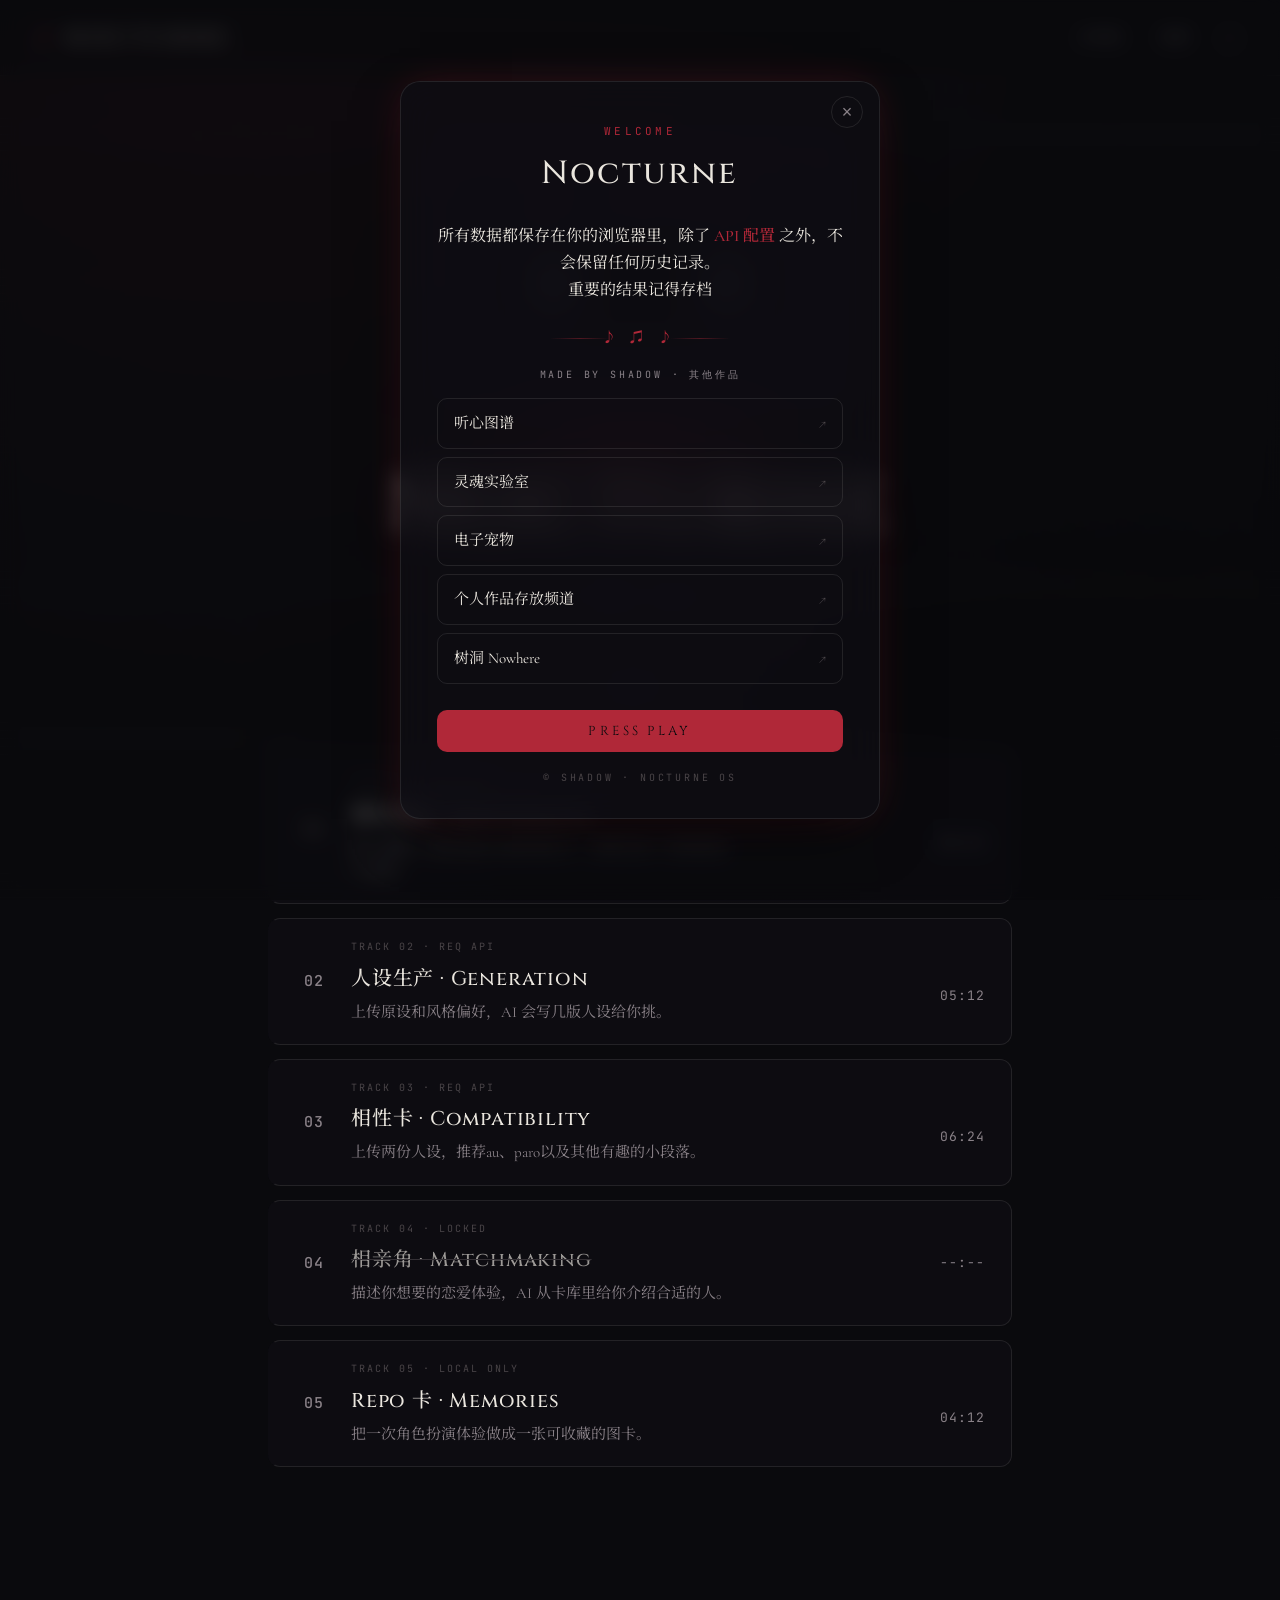
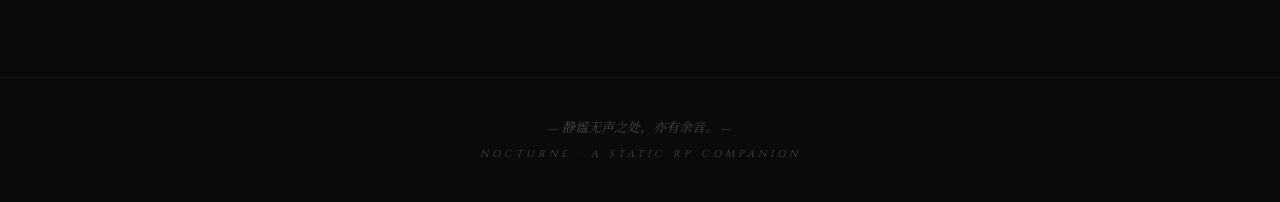
<file: index.html>
<!DOCTYPE html>
<html lang="zh-CN" data-theme="nocturne">
<head>
<meta charset="UTF-8">
<meta name="viewport" content="width=device-width, initial-scale=1.0">
<title>Nocturne · 夜曲</title>
<meta name="description" content="角色扮演辅助工具站，一切都在浏览器里进行。">
<link rel="preconnect" href="https://fonts.googleapis.com">
<link rel="preconnect" href="https://fonts.gstatic.com" crossorigin>
<link href="https://fonts.googleapis.com/css2?family=Cinzel:wght@400;500;600;700&family=Cormorant+Garamond:ital,wght@0,300;0,400;0,500;0,600;1,300;1,400&family=Noto+Serif+SC:wght@300;400;500;600&family=JetBrains+Mono:wght@400;500&display=swap" rel="stylesheet">
<link rel="stylesheet" href="assets/theme.css">
<link rel="stylesheet" href="assets/base.css">
<style>
  /* ============================================================
     index.html · 磁带主界面（仅本页作用域，不影响其他模块）
     ============================================================ */

  /* index 专属：磁带元件配色（跟随主题变量派生） */
  :root,
  :root[data-theme="nocturne"] {
    --home-cassette-body:   #131319;
    --home-cassette-label:  #0d0c12;
    --home-cassette-window: #050507;
    --home-cassette-reel:   #2a2830;
    --home-track-bg:        rgba(18, 16, 22, 0.55);
    --home-flashlight:      rgba(176, 40, 56, 0.14);
    --home-noise-blend:     overlay;
    --home-noise-opacity:   0.22;
  }
  :root[data-theme="aria"] {
    --home-cassette-body:   #e6e6e2;
    --home-cassette-label:  #f2f2ee;
    --home-cassette-window: #c8c8c4;
    --home-cassette-reel:   #9a9aa2;
    --home-track-bg:        rgba(255, 255, 255, 0.55);
    --home-flashlight:      rgba(107, 118, 132, 0.18);
    --home-noise-blend:     multiply;
    --home-noise-opacity:   0.08;
  }

  /* 全局噪点层，只在首页启用 */
  body.home::after {
    content: "";
    position: fixed; inset: 0;
    pointer-events: none; z-index: 4;
    opacity: var(--home-noise-opacity);
    mix-blend-mode: var(--home-noise-blend);
    background-image: url("data:image/svg+xml,%3Csvg viewBox='0 0 200 200' xmlns='http://www.w3.org/2000/svg'%3E%3Cfilter id='n'%3E%3CfeTurbulence type='fractalNoise' baseFrequency='0.85' numOctaves='3' stitchTiles='stitch'/%3E%3C/filter%3E%3Crect width='100%25' height='100%25' filter='url(%23n)'/%3E%3C/svg%3E");
  }

  /* ============ 磁带舞台 ============ */
  .home-stage {
    position: relative;
    display: flex;
    flex-direction: column;
    align-items: center;
    padding: 24px 0 48px;
  }

  .home-ambient {
    position: absolute;
    top: 45%; left: 50%;
    width: 460px; height: 320px;
    transform: translate(-50%, -50%);
    border-radius: 50%;
    background: radial-gradient(ellipse, var(--accent-glow) 0%, transparent 70%);
    animation: home-breathe 4.5s infinite alternate ease-in-out;
    z-index: 0;
    pointer-events: none;
  }
  @keyframes home-breathe {
    0%   { transform: translate(-50%, -50%) scale(0.9); opacity: 0.45; }
    100% { transform: translate(-50%, -50%) scale(1.1); opacity: 1; }
  }

  .home-cassette {
    position: relative;
    width: min(420px, 92vw);
    height: 260px;
    background: var(--home-cassette-body);
    border-radius: 18px;
    border: 1px solid var(--border);
    box-shadow:
      0 32px 64px -20px rgba(0, 0, 0, 0.65),
      inset 0 2px 0 rgba(255, 255, 255, 0.04),
      inset 0 -20px 40px rgba(0, 0, 0, 0.25);
    padding: 22px;
    z-index: 1;
  }

  .home-cassette-label {
    width: 100%; height: 100%;
    background: var(--home-cassette-label);
    border-radius: 10px;
    border: 1px solid var(--border-faint);
    display: flex;
    flex-direction: column;
    align-items: center;
    justify-content: center;
    position: relative;
    overflow: hidden;
  }

  .home-label-strip {
    position: absolute;
    top: 22px; left: 0; right: 0;
    text-align: center;
    border-top: 1px solid var(--border-faint);
    border-bottom: 1px solid var(--border-faint);
    padding: 5px 0;
    font-family: 'JetBrains Mono', 'SF Mono', monospace;
    font-size: 11px;
    letter-spacing: 0.25em;
    color: var(--accent);
    text-transform: uppercase;
  }

  .home-cassette-window {
    width: min(280px, 78%); height: 92px;
    background: var(--home-cassette-window);
    border-radius: 46px;
    border: 1px solid var(--border);
    display: flex;
    justify-content: space-between;
    align-items: center;
    padding: 0 22px;
    position: relative;
    box-shadow: inset 0 0 24px rgba(0, 0, 0, 0.7);
    margin-top: 10px;
  }

  .home-reel {
    width: 62px; height: 62px;
    border-radius: 50%;
    background: var(--home-cassette-reel);
    position: relative;
    display: flex; align-items: center; justify-content: center;
    animation: home-spin 5s linear infinite;
    box-shadow: inset 0 0 8px rgba(0, 0, 0, 0.4);
  }
  .home-reel::before {
    content: '';
    width: 18px; height: 18px;
    border-radius: 50%;
    background: var(--home-cassette-window);
    border: 2px solid var(--home-cassette-body);
  }
  .home-reel-holes {
    position: absolute;
    width: 46px; height: 46px;
    border-radius: 50%;
    border: 4px dashed var(--home-cassette-window);
  }
  @keyframes home-spin { to { transform: rotate(360deg); } }

  .home-tape-line {
    position: absolute;
    top: 50%; left: 52px; right: 52px;
    height: 3px;
    background: var(--accent);
    transform: translateY(-50%);
    z-index: -1;
    box-shadow: 0 0 6px var(--accent-glow);
  }

  .home-cassette-bottom {
    position: absolute;
    bottom: -1px;
    left: 50%; transform: translateX(-50%);
    width: 68%; height: 22px;
    background: var(--home-cassette-body);
    border: 1px solid var(--border);
    border-bottom: none;
    border-radius: 12px 12px 0 0;
    clip-path: polygon(10% 0, 90% 0, 100% 100%, 0% 100%);
  }

  .home-album-title {
    font-family: 'Cinzel', 'Noto Serif SC', serif;
    font-weight: 500;
    font-size: clamp(48px, 8vw, 84px);
    letter-spacing: 0.06em;
    margin: 28px 0 6px;
    color: var(--text);
    text-align: center;
    text-shadow: 0 0 40px var(--accent-glow);
  }
  .home-album-sub {
    font-family: 'Cormorant Garamond', 'Noto Serif SC', serif;
    font-style: italic;
    font-size: 18px;
    color: var(--text-dim);
    text-align: center;
    margin: 0 0 20px;
  }

  .home-api-status {
    text-align: center;
    font-family: 'JetBrains Mono', 'SF Mono', monospace;
    font-size: 12px;
    letter-spacing: 0.14em;
    color: var(--text-dim);
    margin: 0 0 56px;
  }
  .home-api-status.is-ok { color: var(--success); }
  .home-api-status a { color: var(--accent); }

  /* ============ 曲目表 ============ */
  .home-tracklist {
    max-width: 760px;
    margin: 0 auto;
    padding: 0 8px 40px;
    perspective: 1200px;
  }

  .home-tracklist:hover .home-track:not(:hover) {
    filter: blur(3px);
    opacity: 0.5;
    transform: scale(0.98);
  }

  .home-track {
    display: flex;
    justify-content: space-between;
    align-items: center;
    padding: 20px 26px;
    margin-bottom: 14px;
    background: var(--home-track-bg);
    border: 1px solid var(--border);
    border-left: 3px solid transparent;
    border-radius: 12px;
    text-decoration: none;
    color: var(--text);
    position: relative;
    overflow: hidden;
    transition: all 0.4s cubic-bezier(0.25, 1, 0.5, 1);
    backdrop-filter: blur(12px);
    -webkit-backdrop-filter: blur(12px);
  }

  .home-track::before {
    content: '';
    position: absolute;
    inset: 0;
    background: radial-gradient(circle 160px at var(--x, 50%) var(--y, 50%),
                var(--home-flashlight) 0%, transparent 100%);
    opacity: 0;
    transition: opacity 0.3s;
    pointer-events: none;
  }
  .home-track:hover::before { opacity: 1; }

  .home-track:hover {
    filter: blur(0);
    opacity: 1;
    transform: scale(1.03) translateZ(10px);
    border-color: var(--accent);
    border-left-color: var(--accent);
    box-shadow:
      0 24px 48px -18px rgba(0, 0, 0, 0.55),
      inset 8px 0 24px var(--accent-glow);
    z-index: 5;
  }

  .home-track > * { position: relative; z-index: 1; }

  .home-track-left { display: flex; gap: 20px; align-items: center; }

  .home-track-index {
    width: 34px;
    font-family: 'JetBrains Mono', 'SF Mono', monospace;
    font-size: 15px;
    font-weight: 500;
    color: var(--text-dim);
    text-align: center;
    letter-spacing: 0.05em;
  }
  .home-track:hover .home-track-index { color: var(--accent); }
  .home-track:hover .home-track-index .num { display: none; }
  .home-track:hover .home-track-index::before {
    content: '▶';
    color: var(--accent);
  }
  .home-track.is-locked:hover .home-track-index::before {
    content: '■';
    color: var(--text-faint);
  }

  .home-track-details { display: flex; flex-direction: column; gap: 6px; }

  .home-track-meta {
    font-family: 'JetBrains Mono', 'SF Mono', monospace;
    font-size: 10px;
    letter-spacing: 0.2em;
    color: var(--text-faint);
    text-transform: uppercase;
  }
  .home-track:hover .home-track-meta { color: var(--accent); }

  .home-track-title {
    font-family: 'Cinzel', 'Noto Serif SC', serif;
    font-weight: 500;
    font-size: 20px;
    letter-spacing: 0.04em;
    margin: 0;
    color: var(--text);
    transition: text-shadow 0.3s;
  }
  .home-track:hover .home-track-title {
    text-shadow: 0 0 12px var(--accent-glow);
  }

  .home-track-desc {
    font-family: 'Cormorant Garamond', 'Noto Serif SC', serif;
    font-size: 15px;
    line-height: 1.55;
    color: var(--text-dim);
    max-width: 380px;
    margin: 0;
  }

  .home-track-right {
    display: flex;
    flex-direction: column;
    align-items: flex-end;
    gap: 10px;
  }
  .home-track-time {
    font-family: 'JetBrains Mono', 'SF Mono', monospace;
    font-size: 13px;
    color: var(--text-dim);
    letter-spacing: 0.08em;
  }
  .home-track:hover .home-track-time { color: var(--accent); font-weight: 500; }

  .home-eq {
    display: flex;
    align-items: flex-end;
    gap: 3px;
    height: 18px;
    opacity: 0;
    transition: opacity 0.3s;
  }
  .home-track:hover .home-eq { opacity: 1; }
  .home-track.is-locked:hover .home-eq { opacity: 0; }

  .home-eq-bar {
    width: 3px;
    background: var(--accent);
    border-radius: 1px;
    animation: home-eq-bounce 0.9s infinite alternate ease-in-out;
  }
  .home-eq-bar:nth-child(1) { animation-delay: 0.05s; }
  .home-eq-bar:nth-child(2) { animation-delay: 0.35s; }
  .home-eq-bar:nth-child(3) { animation-delay: 0.15s; }
  .home-eq-bar:nth-child(4) { animation-delay: 0.45s; }
  .home-eq-bar:nth-child(5) { animation-delay: 0.25s; }
  @keyframes home-eq-bounce {
    from { height: 20%; }
    to   { height: 100%; }
  }

  .home-track.is-locked { cursor: default; }
  .home-track.is-locked .home-track-title {
    text-decoration: line-through;
    text-decoration-thickness: 1px;
    text-decoration-color: var(--text-faint);
    opacity: 0.65;
  }
  .home-track.is-locked:hover {
    border-color: var(--border);
    border-left-color: var(--text-faint);
    box-shadow: none;
    transform: none;
  }

  /* ============ 欢迎弹窗 ============ */
  .home-welcome {
    position: fixed;
    inset: 0;
    z-index: 200;
    display: flex;
    align-items: center;
    justify-content: center;
    padding: 24px;
    opacity: 0;
    pointer-events: none;
    transition: opacity 0.4s ease;
  }
  .home-welcome.is-open {
    opacity: 1;
    pointer-events: auto;
  }
  .home-welcome__backdrop {
    position: absolute;
    inset: 0;
    background: color-mix(in srgb, var(--bg) 65%, transparent);
    backdrop-filter: blur(10px);
    -webkit-backdrop-filter: blur(10px);
  }
  .home-welcome__card {
    position: relative;
    width: min(480px, 100%);
    padding: 40px 36px 32px;
    background: var(--glass-bg);
    border: 1px solid var(--border);
    border-radius: 20px;
    box-shadow: var(--shadow), var(--shadow-glow);
    backdrop-filter: blur(var(--glass-blur)) saturate(1.1);
    -webkit-backdrop-filter: blur(var(--glass-blur)) saturate(1.1);
    transform: translateY(20px) scale(0.96);
    transition: transform 0.4s cubic-bezier(0.25, 1, 0.5, 1);
  }
  .home-welcome.is-open .home-welcome__card {
    transform: translateY(0) scale(1);
  }

  .home-welcome__close {
    position: absolute;
    top: 14px; right: 16px;
    width: 32px; height: 32px;
    display: flex; align-items: center; justify-content: center;
    background: transparent;
    border: 1px solid var(--border);
    border-radius: 50%;
    color: var(--text-dim);
    font-size: 18px;
    line-height: 1;
    cursor: pointer;
    transition: all 0.2s;
  }
  .home-welcome__close:hover {
    color: var(--accent);
    border-color: var(--accent);
  }

  .home-welcome__eyebrow {
    font-family: 'JetBrains Mono', 'SF Mono', monospace;
    font-size: 11px;
    letter-spacing: 0.3em;
    color: var(--accent);
    text-transform: uppercase;
    margin: 0 0 8px;
    text-align: center;
  }
  .home-welcome__title {
    font-family: 'Cinzel', 'Noto Serif SC', serif;
    font-weight: 500;
    font-size: 32px;
    letter-spacing: 0.08em;
    text-align: center;
    color: var(--text);
    margin: 0 0 22px;
  }
  .home-welcome__body {
    font-family: 'Cormorant Garamond', 'Noto Serif SC', serif;
    font-size: 16px;
    line-height: 1.7;
    color: var(--text);
    margin: 0 0 20px;
    text-align: center;
  }
  .home-welcome__body strong {
    color: var(--accent);
    font-weight: 500;
  }

  .home-welcome__divider {
    text-align: center;
    color: var(--accent);
    font-size: 14px;
    letter-spacing: 0.4em;
    margin: 22px 0 18px;
    position: relative;
  }
  .home-welcome__divider::before,
  .home-welcome__divider::after {
    content: '';
    position: absolute;
    top: 50%;
    width: 60px;
    height: 1px;
    background: linear-gradient(to right, transparent, var(--border-strong), transparent);
  }
  .home-welcome__divider::before { left: calc(50% - 90px); }
  .home-welcome__divider::after  { right: calc(50% - 90px); }

  .home-welcome__section {
    font-family: 'JetBrains Mono', 'SF Mono', monospace;
    font-size: 10px;
    letter-spacing: 0.28em;
    color: var(--text-dim);
    text-transform: uppercase;
    text-align: center;
    margin: 0 0 14px;
  }
  .home-welcome__links {
    list-style: none;
    margin: 0 0 26px;
    padding: 0;
    display: flex;
    flex-direction: column;
    gap: 8px;
  }
  .home-welcome__links a {
    display: flex;
    justify-content: space-between;
    align-items: center;
    padding: 12px 16px;
    border: 1px solid var(--border);
    border-radius: 10px;
    color: var(--text);
    text-decoration: none;
    font-family: 'Cormorant Garamond', 'Noto Serif SC', serif;
    font-size: 15px;
    transition: all 0.25s;
  }
  .home-welcome__links a::after {
    content: '↗';
    color: var(--text-faint);
    font-size: 14px;
    transition: transform 0.25s, color 0.25s;
  }
  .home-welcome__links a:hover {
    border-color: var(--accent);
    color: var(--accent);
    background: var(--accent-soft);
  }
  .home-welcome__links a:hover::after {
    color: var(--accent);
    transform: translate(2px, -2px);
  }

  .home-welcome__ok {
    width: 100%;
    padding: 12px 20px;
    background: var(--accent);
    color: var(--bg);
    border: none;
    border-radius: 10px;
    font-family: 'Cinzel', 'Noto Serif SC', serif;
    font-size: 13px;
    letter-spacing: 0.24em;
    text-transform: uppercase;
    cursor: pointer;
    transition: all 0.25s;
  }
  .home-welcome__ok:hover {
    background: var(--accent-hover);
    box-shadow: 0 10px 28px -8px var(--accent-glow);
  }

  .home-welcome__made {
    text-align: center;
    font-family: 'JetBrains Mono', 'SF Mono', monospace;
    font-size: 10px;
    letter-spacing: 0.28em;
    color: var(--text-faint);
    text-transform: uppercase;
    margin: 18px 0 0;
  }

  /* ============ Responsive ============ */
  @media (max-width: 640px) {
    .home-cassette { height: 220px; padding: 16px; }
    .home-cassette-window { height: 76px; padding: 0 14px; }
    .home-reel { width: 52px; height: 52px; }
    .home-reel-holes { width: 40px; height: 40px; }
    .home-track { padding: 16px 18px; }
    .home-track-left { gap: 12px; }
    .home-track-desc { font-size: 13.5px; }
    .home-track-title { font-size: 17px; }
    .home-welcome__card { padding: 32px 22px 24px; }
    .home-welcome__title { font-size: 26px; }
  }
</style>
</head>
<body class="home">

<div data-include="assets/partials/header.html" data-base=""></div>

<main class="page">

  <!-- 磁带舞台 -->
  <section class="home-stage">
    <div class="home-ambient" aria-hidden="true"></div>

    <div class="home-cassette" aria-hidden="true">
      <div class="home-cassette-label">
        <div class="home-label-strip">Side A · Local Data Only</div>
        <div class="home-cassette-window">
          <div class="home-reel"><div class="home-reel-holes"></div></div>
          <div class="home-tape-line"></div>
          <div class="home-reel"><div class="home-reel-holes"></div></div>
        </div>
      </div>
      <div class="home-cassette-bottom"></div>
    </div>

    <h1 class="home-album-title">Nocturne</h1>
    <p class="home-album-sub">— A Roleplay Companion —</p>
  </section>

  <p id="apiStatus" class="home-api-status">读取配置中…</p>

  <!-- 曲目表 -->
  <section class="home-tracklist" aria-label="模块列表">

    <a class="home-track" href="modules/quiz/">
      <div class="home-track-left">
        <div class="home-track-index"><span class="num">01</span></div>
        <div class="home-track-details">
          <span class="home-track-meta">Track 01 · No API</span>
          <h3 class="home-track-title">趣味测试 · Personality</h3>
          <p class="home-track-desc">做几道题，帮你找到合适的角色卡，或者生成一份你的用户画像。</p>
        </div>
      </div>
      <div class="home-track-right">
        <div class="home-eq" aria-hidden="true">
          <div class="home-eq-bar"></div><div class="home-eq-bar"></div>
          <div class="home-eq-bar"></div><div class="home-eq-bar"></div>
          <div class="home-eq-bar"></div>
        </div>
        <span class="home-track-time">03:45</span>
      </div>
    </a>

    <a class="home-track" href="modules/persona/index.html">
      <div class="home-track-left">
        <div class="home-track-index"><span class="num">02</span></div>
        <div class="home-track-details">
          <span class="home-track-meta">Track 02 · Req API</span>
          <h3 class="home-track-title">人设生产 · Generation</h3>
          <p class="home-track-desc">上传原设和风格偏好，AI 会写几版人设给你挑。</p>
        </div>
      </div>
      <div class="home-track-right">
        <div class="home-eq" aria-hidden="true">
          <div class="home-eq-bar"></div><div class="home-eq-bar"></div>
          <div class="home-eq-bar"></div><div class="home-eq-bar"></div>
          <div class="home-eq-bar"></div>
        </div>
        <span class="home-track-time">05:12</span>
      </div>
    </a>

<a class="home-track" href="modules/affinity/index.html">
  <div class="home-track-left">
    <div class="home-track-index"><span class="num">03</span></div>
    <div class="home-track-details">
      <span class="home-track-meta">Track 03 · Req API</span>
      <h3 class="home-track-title">相性卡 · Compatibility</h3>
      <p class="home-track-desc">上传两份人设，推荐au、paro以及其他有趣的小段落。</p>
    </div>
  </div>
  <div class="home-track-right">
    <div class="home-eq" aria-hidden="true">
      <div class="home-eq-bar"></div><div class="home-eq-bar"></div>
      <div class="home-eq-bar"></div><div class="home-eq-bar"></div>
      <div class="home-eq-bar"></div>
    </div>
    <span class="home-track-time">06:24</span>
  </div>
</a>


    <div class="home-track is-locked" aria-disabled="true">
      <div class="home-track-left">
        <div class="home-track-index"><span class="num">04</span></div>
        <div class="home-track-details">
          <span class="home-track-meta">Track 04 · Locked</span>
          <h3 class="home-track-title">相亲角 · Matchmaking</h3>
          <p class="home-track-desc">描述你想要的恋爱体验，AI 从卡库里给你介绍合适的人。</p>
        </div>
      </div>
      <div class="home-track-right">
        <span class="home-track-time">--:--</span>
      </div>
    </div>

    <a class="home-track" href="modules/repo/index.html">
  <div class="home-track-left">
    <div class="home-track-index"><span class="num">05</span></div>
    <div class="home-track-details">
      <span class="home-track-meta">Track 05 · Local Only</span>
      <h3 class="home-track-title">Repo 卡 · Memories</h3>
      <p class="home-track-desc">把一次角色扮演体验做成一张可收藏的图卡。</p>
    </div>
  </div>
  <div class="home-track-right">
    <div class="home-eq" aria-hidden="true">
      <div class="home-eq-bar"></div><div class="home-eq-bar"></div>
      <div class="home-eq-bar"></div><div class="home-eq-bar"></div>
      <div class="home-eq-bar"></div>
    </div>
    <span class="home-track-time">04:12</span>
  </div>
</a>


  </section>

</main>

<div data-include="assets/partials/footer.html" data-base=""></div>

<!-- 首次访问欢迎弹窗 -->
<div class="home-welcome" id="homeWelcome" role="dialog" aria-modal="true" aria-labelledby="homeWelcomeTitle">
  <div class="home-welcome__backdrop" data-welcome-close></div>
  <div class="home-welcome__card">
    <button class="home-welcome__close" type="button" data-welcome-close aria-label="关闭">×</button>
    <p class="home-welcome__eyebrow">Welcome</p>
    <h2 class="home-welcome__title" id="homeWelcomeTitle">Nocturne</h2>
    <p class="home-welcome__body">
      所有数据都保存在你的浏览器里，除了 <strong>API 配置</strong> 之外，不会保留任何历史记录。<br>
      重要的结果记得存档
    </p>
    <div class="home-welcome__divider">♪ ♫ ♪</div>
<p class="home-welcome__section">Made by Shadow · 其他作品</p>
<ul class="home-welcome__links">
  <li><a href="https://l-vos.netlify.app/" target="_blank" rel="noopener">听心图谱</a></li>
  <li><a href="https://bytheshadow.github.io/webvb/#/home" target="_blank" rel="noopener">灵魂实验室</a></li>
  <li><a href="https://bytheshadow.github.io/pet-app/#pet" target="_blank" rel="noopener">电子宠物</a></li>
  <li><a href="https://sghostchannel.netlify.app/home.html" target="_blank" rel="noopener">个人作品存放频道</a></li>
  <li><a href="https://bytheshadow.github.io/nowhere/#/" target="_blank" rel="noopener">树洞 Nowhere</a></li>
</ul>
<button class="home-welcome__ok" type="button" data-welcome-close>Press Play</button>
<p class="home-welcome__made">© Shadow · Nocturne OS</p>
</div>
</div>

<script src="assets/include.js"></script>

<script type="module">
  import { getConfig } from './assets/config.js';
  document.addEventListener('partials:ready', () => {
    const cfg = getConfig();
    const el = document.getElementById('apiStatus');
    if (!el) return;
    if (cfg.baseUrl && cfg.apiKey && cfg.model) {
      el.innerHTML = `● 已连接 · <span class="mono">${cfg.model}</span>`;
      el.classList.add('is-ok');
    } else {
      el.innerHTML = '○ 尚未配置 API · <a href="settings.html">前往设置</a>';
    }
  });
</script>

<script>
  // 手电筒跟随
  document.querySelectorAll('.home-track').forEach(track => {
    track.addEventListener('mousemove', e => {
      const rect = track.getBoundingClientRect();
      track.style.setProperty('--x', `${e.clientX - rect.left}px`);
      track.style.setProperty('--y', `${e.clientY - rect.top}px`);
    });
  });

  // 首次访问欢迎弹窗
  (function () {
    const KEY = 'nocturne:welcome-seen';
    const modal = document.getElementById('homeWelcome');
    if (!modal) return;

    const open  = () => { modal.classList.add('is-open'); document.body.style.overflow = 'hidden'; };
    const close = () => {
      modal.classList.remove('is-open');
      document.body.style.overflow = '';
      try { localStorage.setItem(KEY, '1'); } catch (e) {}
    };

    let seen = false;
    try { seen = localStorage.getItem(KEY) === '1'; } catch (e) {}
    if (!seen) setTimeout(open, 400);

    modal.querySelectorAll('[data-welcome-close]').forEach(btn => {
      btn.addEventListener('click', close);
    });
    document.addEventListener('keydown', e => {
      if (e.key === 'Escape' && modal.classList.contains('is-open')) close();
    });
  })();
</script>

</body>
</html>
</file>
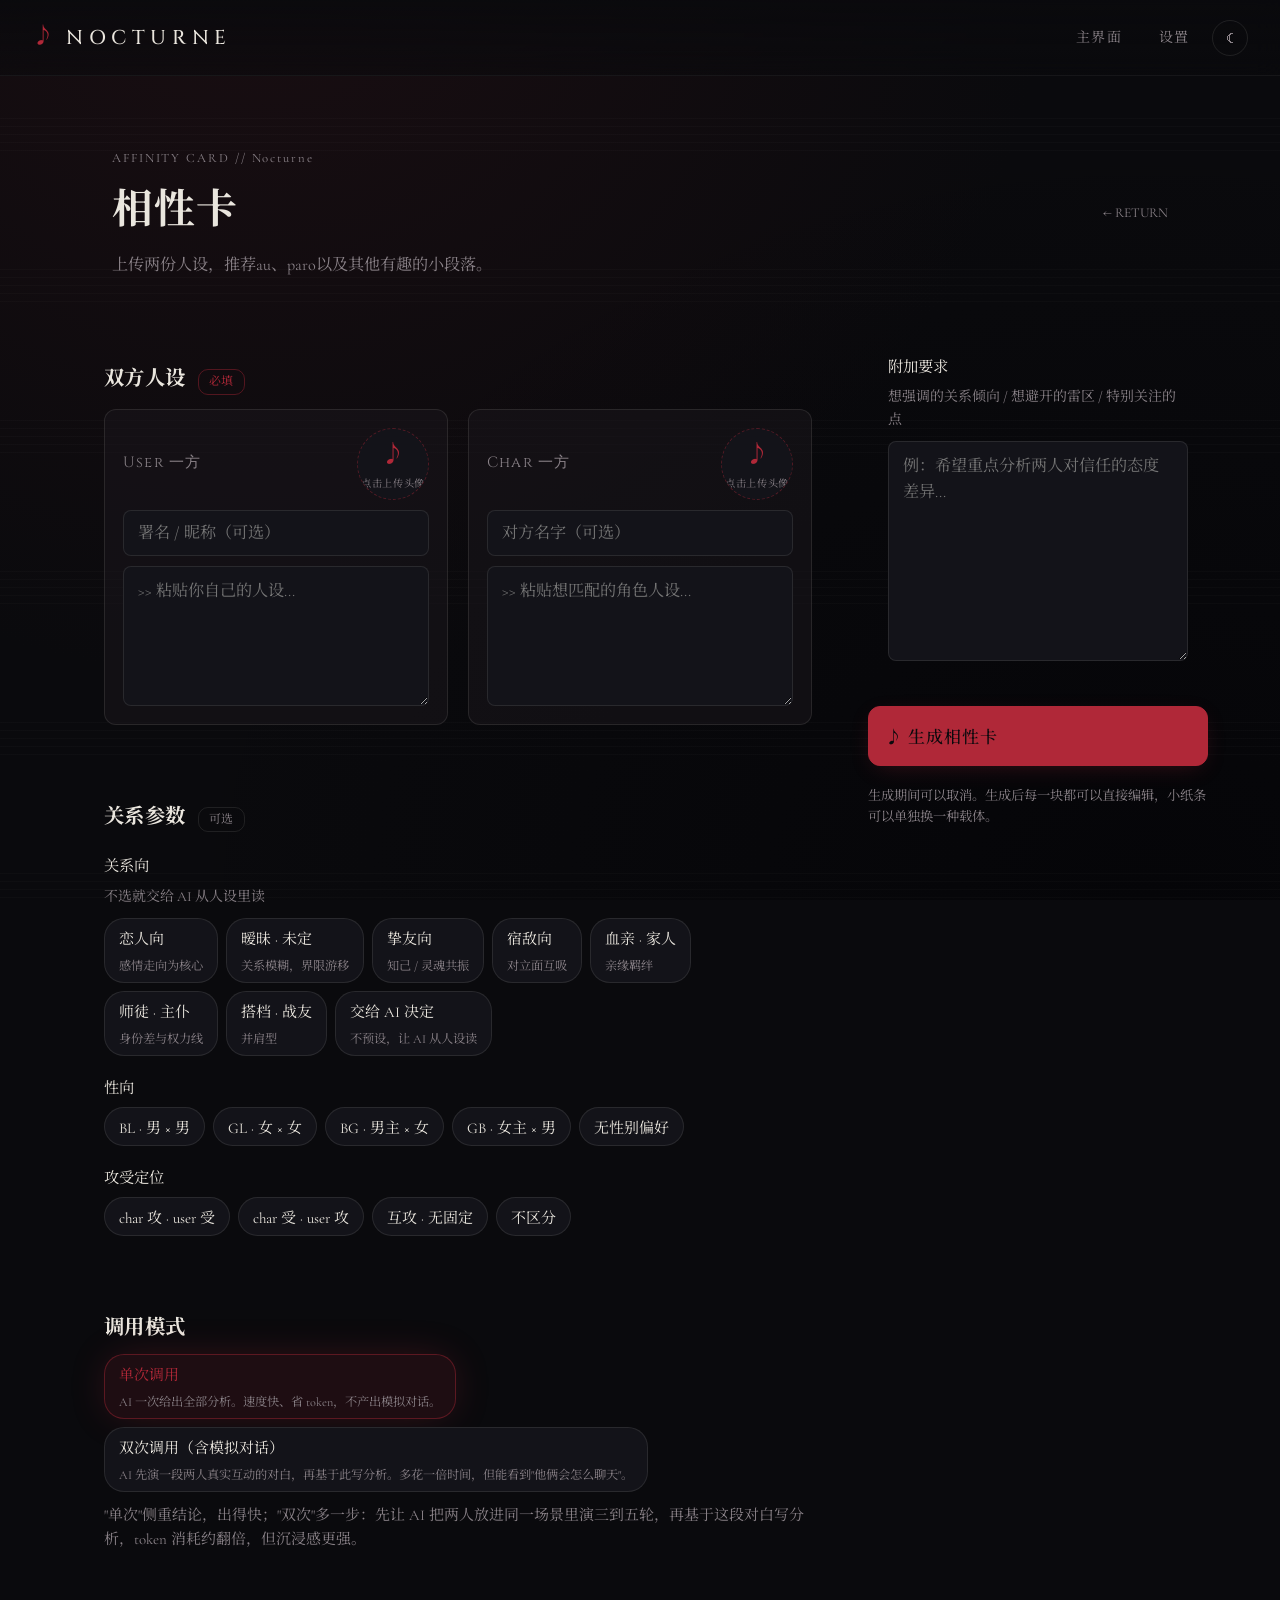
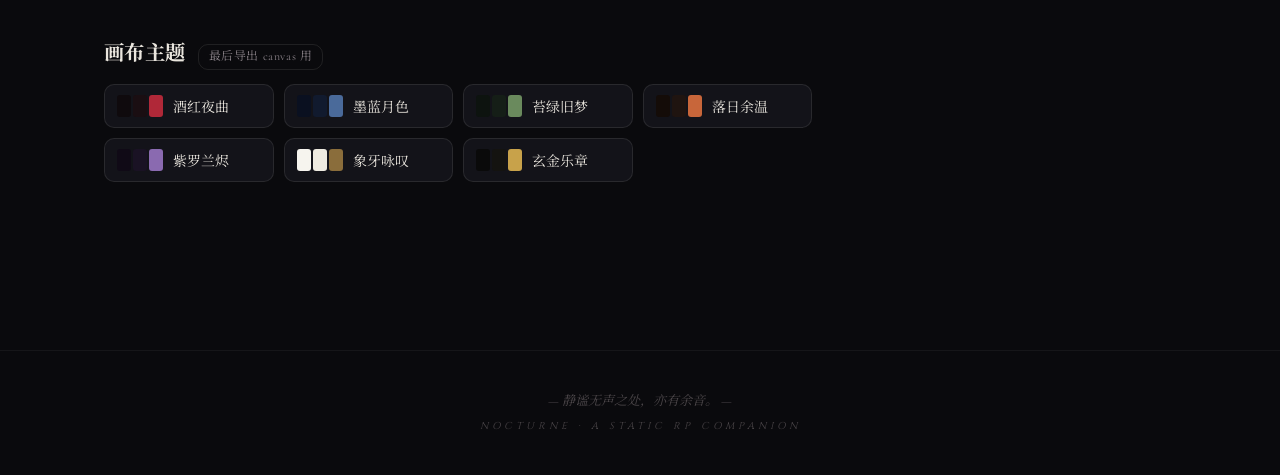
<file: modules/affinity/index.html>
<!DOCTYPE html>
<html lang="zh-CN" data-theme="nocturne">
<head>
  <meta charset="UTF-8">
  <meta name="viewport" content="width=device-width, initial-scale=1.0">
  <title>相性卡 · Affinity Card</title>

  <link rel="stylesheet" href="../../assets/base.css">
  <link rel="stylesheet" href="../../assets/theme.css">
  <link rel="stylesheet" href="./affinity.css">

  <link href="https://fonts.googleapis.com/css2?family=Cinzel:wght@500;700&family=Cormorant+Garamond:ital,wght@0,400;0,600;1,400&family=Noto+Serif+SC:wght@400;600&family=JetBrains+Mono:wght@400;700&display=swap" rel="stylesheet">
</head>
<body>
  <div data-include="../../assets/partials/header.html" data-base="../../"></div>

  <div class="ambient-bg" aria-hidden="true">
    <div class="orb orb-1"></div>
    <div class="orb orb-2"></div>
    <div class="grid-overlay"></div>
  </div>

  <main class="page affinity-page">

    <section class="affinity-hero bento-card">
      <div>
        <p class="affinity-eyebrow font-mono">AFFINITY CARD // Nocturne</p>
        <h1 class="affinity-title">相性卡</h1>
        <p class="affinity-subtitle">上传两份人设，推荐au、paro以及其他有趣的小段落。</p>
      </div>
      <a class="affinity-back-link font-mono" href="../../index.html">← RETURN</a>
    </section>

    <!-- 阶段 A：设置 -->
    <section class="affinity-stage" data-stage="setup" hidden>
      <div class="affinity-setup-grid">
        <div class="affinity-setup-main">

          <!-- 双人人设 -->
          <div class="bento-card tech-corners affinity-section">
            <div class="affinity-section-head">
              <h2 class="affinity-section-title">双方人设</h2>
              <span class="affinity-required-badge">必填</span>
            </div>

            <div class="affinity-pair-grid">
              <!-- User 一方 -->
              <div class="affinity-persona-panel">
                <div class="affinity-panel-head">
                  <label class="affinity-panel-label">User 一方</label>
                  <div class="affinity-avatar-uploader" data-avatar-preview="user">
                    <img alt="user avatar preview">
                    <div class="affinity-avatar-placeholder">
                      <span>♪</span>
                      <small>点击上传头像</small>
                    </div>
                    <input type="file" data-field="userAvatar" accept="image/*">
                    <button type="button" class="affinity-avatar-clear" data-action="clear-avatar" data-which="user" title="清除头像">×</button>
                  </div>
                </div>
                <input type="text" class="affinity-input" data-field="userName" placeholder="署名 / 昵称（可选）">
                <textarea class="affinity-textarea" data-field="userPersona" placeholder=">> 粘贴你自己的人设..."></textarea>
              </div>

              <!-- Char 一方 -->
              <div class="affinity-persona-panel">
                <div class="affinity-panel-head">
                  <label class="affinity-panel-label">Char 一方</label>
                  <div class="affinity-avatar-uploader" data-avatar-preview="char">
                    <img alt="char avatar preview">
                    <div class="affinity-avatar-placeholder">
                      <span>♪</span>
                      <small>点击上传头像</small>
                    </div>
                    <input type="file" data-field="charAvatar" accept="image/*">
                    <button type="button" class="affinity-avatar-clear" data-action="clear-avatar" data-which="char" title="清除头像">×</button>
                  </div>
                </div>
                <input type="text" class="affinity-input" data-field="charName" placeholder="对方名字（可选）">
                <textarea class="affinity-textarea" data-field="charPersona" placeholder=">> 粘贴想匹配的角色人设..."></textarea>
              </div>
            </div>
          </div>

          <!-- 关系向 / 性向 / 定位 -->
          <div class="bento-card tech-corners affinity-section">
            <div class="affinity-section-head">
              <h2 class="affinity-section-title">关系参数</h2>
              <span class="affinity-optional-badge">可选</span>
            </div>

            <div class="affinity-field">
              <label class="affinity-label">关系向</label>
              <p class="affinity-hint">不选就交给 AI 从人设里读</p>
              <div class="affinity-chips affinity-chips-block" data-field="relationVibe"></div>
            </div>

            <div class="affinity-field">
              <label class="affinity-label">性向</label>
              <div class="affinity-chips" data-field="orientationTag"></div>
            </div>

            <div class="affinity-field" data-slot="tpPositionField" hidden>
              <label class="affinity-label">TP 定位（女同关系向）</label>
              <div class="affinity-chips" data-field="tpPosition"></div>
            </div>

            <div class="affinity-field">
              <label class="affinity-label">攻受定位</label>
              <div class="affinity-chips" data-field="acPosition"></div>
            </div>

            <div class="affinity-field" data-slot="loveTypeField" hidden>
              <label class="affinity-label">四爱 / 一爱（异性关系向）</label>
              <div class="affinity-chips" data-field="loveType"></div>
            </div>
          </div>

          <!-- 调用模式 -->
          <div class="bento-card tech-corners affinity-section">
            <div class="affinity-section-head">
              <h2 class="affinity-section-title">调用模式</h2>
            </div>
            <div class="affinity-chips affinity-chips-block" data-field="callMode"></div>
            <p class="affinity-hint affinity-hint-large" data-slot="call-mode-note"></p>
          </div>

          <!-- 画布主题 -->
          <div class="bento-card tech-corners affinity-section">
            <div class="affinity-section-head">
              <h2 class="affinity-section-title">画布主题</h2>
              <span class="affinity-optional-badge">最后导出 canvas 用</span>
            </div>
            <div class="affinity-theme-grid" data-field="canvasTheme"></div>
          </div>
        </div>

        <!-- 侧边栏 -->
        <aside class="affinity-setup-aside">
          <div class="bento-card tech-corners affinity-extra-card">
            <label class="affinity-label">附加要求</label>
            <p class="affinity-hint">想强调的关系倾向 / 想避开的雷区 / 特别关注的点</p>
            <textarea class="affinity-textarea affinity-textarea-tall" data-field="extraRequest" placeholder="例：希望重点分析两人对信任的态度差异..."></textarea>
          </div>

          <button class="btn-primary affinity-generate-btn" data-action="generate">
            <span class="font-mono">♪ 生成相性卡</span>
          </button>
          <p class="affinity-tip">生成期间可以取消。生成后每一块都可以直接编辑，小纸条可以单独换一种载体。</p>
        </aside>
      </div>
    </section>

    <!-- 阶段 B：生成中 -->
    <section class="affinity-stage" data-stage="generating" hidden>
      <div class="bento-card tech-corners affinity-loading-card">
        <div class="affinity-loading-orb" aria-hidden="true">
          <div class="affinity-orbit affinity-orbit-1"></div>
          <div class="affinity-orbit affinity-orbit-2"></div>
        </div>
        <p class="affinity-loading-text" data-slot="loading-status">正在生成…</p>
        <div class="affinity-loading-actions">
          <button class="btn-ghost" data-action="cancel">取消</button>
        </div>
      </div>
    </section>

    <!-- 阶段 C：结果 -->
    <section class="affinity-stage" data-stage="result" hidden>
      <div class="affinity-result-header bento-card">
        <div class="affinity-result-actions">
          <button class="btn-ghost" data-action="back-setup">修改设置</button>
          <button class="btn-ghost" data-action="reroll-all">全部重新生成</button>
          <button class="btn-ghost" data-action="toggle-format" data-slot="format-btn">复制格式：纯文本</button>
          <button class="btn-ghost" data-action="copy-current">复制</button>
          <button class="btn-primary" data-action="export-canvas">导出为图片</button>
        </div>
      </div>
      <div class="affinity-result-body" data-slot="result-body"></div>
    </section>

    <!-- 阶段 D：错误 -->
    <section class="affinity-stage" data-stage="error" hidden>
      <div class="bento-card tech-corners affinity-error-card">
        <h2>出了点问题</h2>
        <p data-slot="error-message"></p>
        <div class="affinity-error-actions">
          <button class="btn-ghost" data-action="back-setup">回到设置</button>
          <button class="btn-primary" data-action="retry">重试</button>
        </div>
      </div>
    </section>

    <!-- Canvas 预览模态 -->
    <div class="affinity-modal" data-slot="canvas-modal" hidden>
      <div class="affinity-modal-body">
        <button class="affinity-modal-close" data-action="close-canvas-modal" aria-label="关闭">×</button>
        <img alt="affinity card preview">
        <div class="affinity-modal-actions">
          <a class="btn-primary" data-action="download-canvas" download>下载图片</a>
          <button class="btn-ghost" data-action="close-canvas-modal">关闭</button>
        </div>
      </div>
    </div>

    <div class="affinity-toast" data-slot="toast" hidden></div>
  </main>

  <div data-include="../../assets/partials/footer.html" data-base="../../"></div>

  <script type="module" src="./create.js"></script>
  <script src="../../assets/include.js"></script>
</body>
</html>
</file>
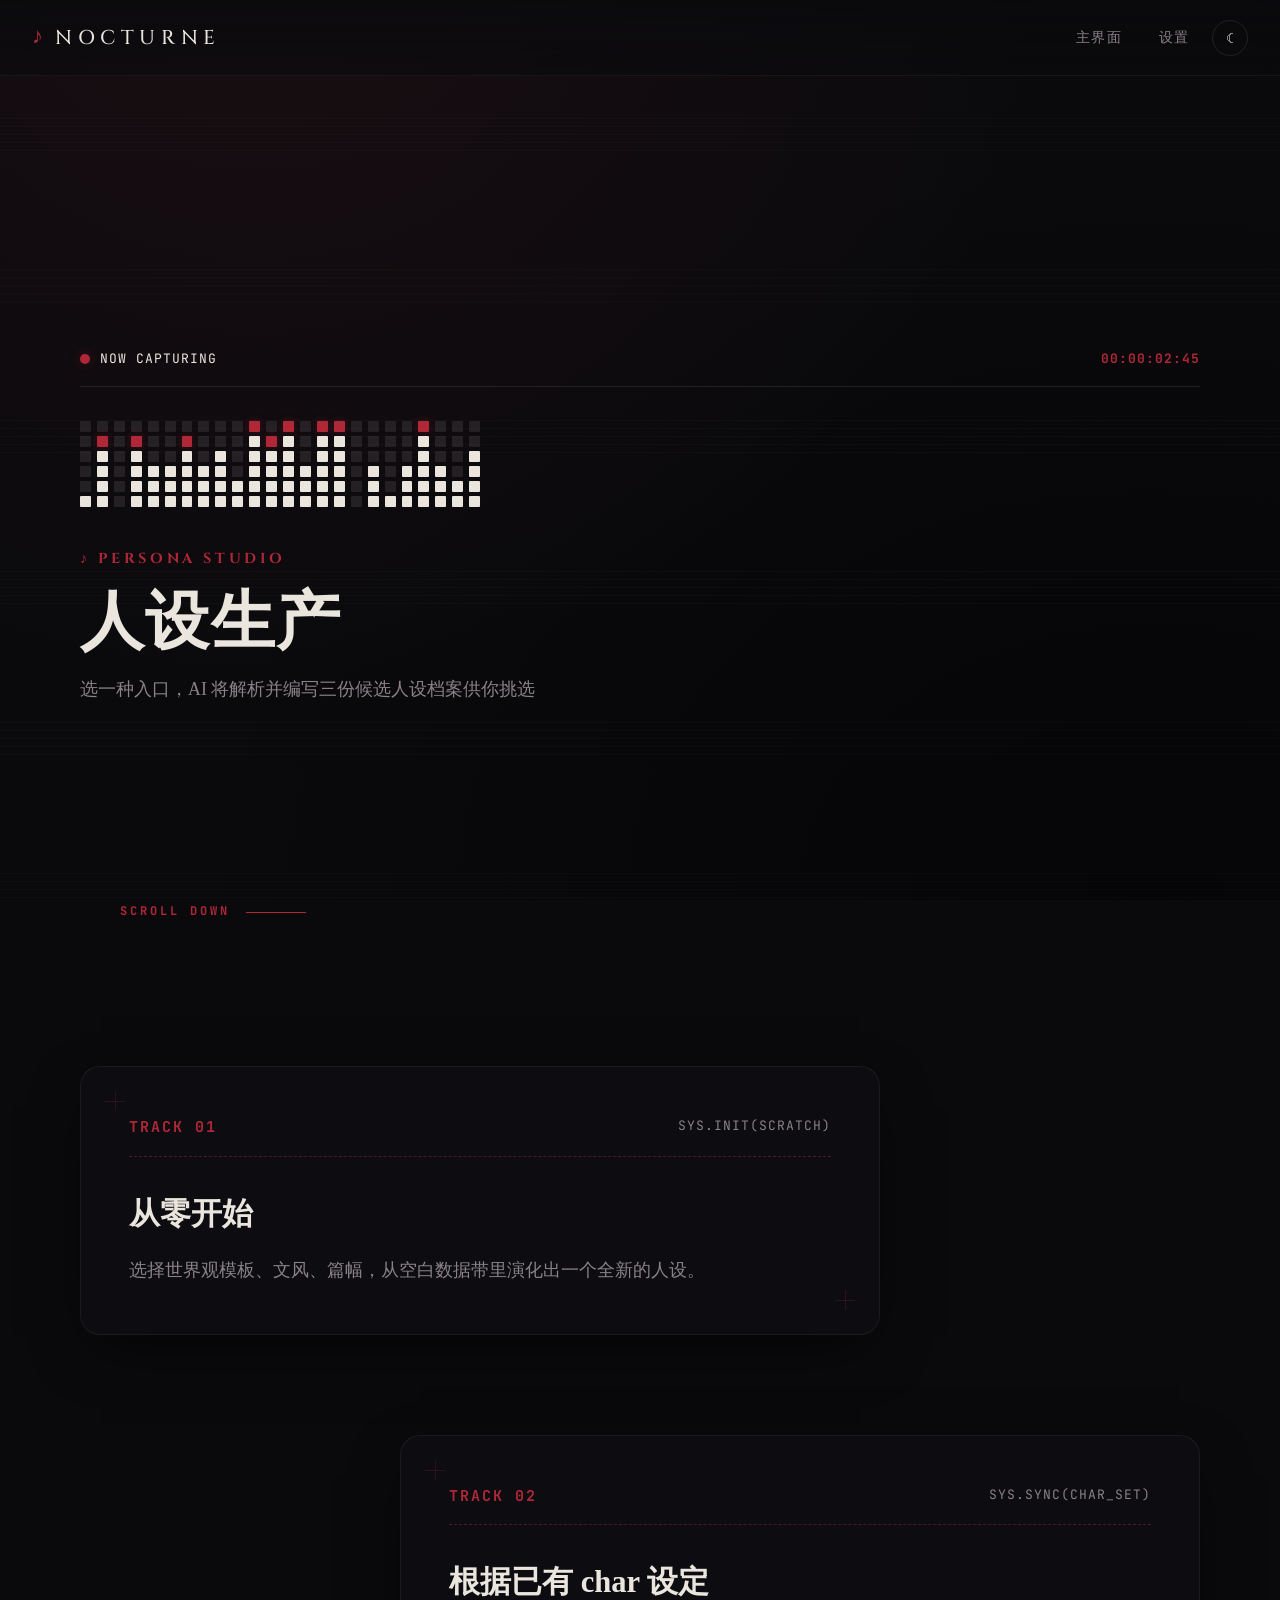
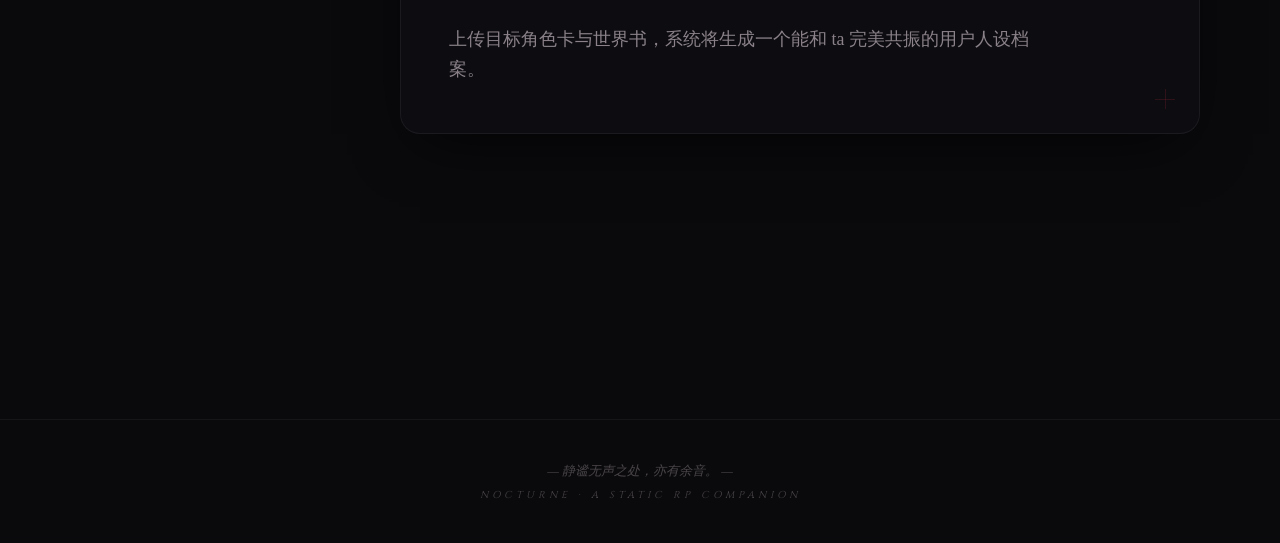
<file: modules/persona/index.html>
<!DOCTYPE html>
<html lang="zh-CN" data-theme="nocturne">
<head>
  <meta charset="UTF-8">
  <meta name="viewport" content="width=device-width, initial-scale=1.0">
  <title>人设生产 · Persona Studio</title>

  <!-- 引入基础和主题，依赖这里的变量实现主题无缝切换 -->
  <link rel="stylesheet" href="../../assets/base.css">
  <link rel="stylesheet" href="../../assets/theme.css">
  <link rel="stylesheet" href="./persona.css">

  <link href="https://fonts.googleapis.com/css2?family=Cinzel:wght@500;700&family=JetBrains+Mono:wght@400;700;900&display=swap" rel="stylesheet">
</head>
<body>

  <!-- 顶部导航 -->
  <div data-include="../../assets/partials/header.html" data-base="../../"></div>

  <!-- 用一个专属类名包裹，防止污染其他页面的 CSS -->
  <main class="persona-index-main">
    
    <!-- 固定噪点及灯光层 -->
    <div class="fixed-bg">
      <div class="gradient-orb"></div>
      <div class="gradient-orb-2"></div>
      <div class="noise"></div>
    </div>

    <!-- 视差装饰层 -->
    <div class="parallax-layer">
      <div class="giant-text font-mono" data-speed="0.15">DATA_STREAM//</div>
      <div class="bg-grid" data-speed="-0.25"></div>
    </div>

    <div class="content-wrapper">
      <!-- Hero 区 -->
      <section class="hero-section">
        <div class="status-bar font-mono" data-speed="0.2">
          <div class="recording"><div class="rec-dot"></div> NOW CAPTURING</div>
          <div class="time-code" id="timer">00:00:00:00</div>
        </div>

        <div class="visualizer" id="eq" data-speed="0.3"></div>

        <div class="title-group" data-speed="0.4">
          <p class="persona-eyebrow font-cinzel">♪ Persona Studio</p>
          <h1 class="persona-title">人设生产</h1>
          <p class="persona-subtitle">选一种入口，AI 将解析并编写三份候选人设档案供你挑选</p>
        </div>

        <div class="scroll-indicator font-mono" data-speed="-0.1">SCROLL DOWN</div>
      </section>

      <!-- 卡片入口区 -->
      <section class="cards-section">
        <!-- 模式一 -->
        <div class="card-wrapper" data-speed="0.15">
          <a class="entry-card" href="./create.html?mode=scratch">
            <div class="crosshair ch-tl"></div>
            <div class="crosshair ch-br"></div>
            <div class="card-top-row font-mono">
              <span class="entry-index">TRACK 01</span>
              <span class="entry-sys">SYS.INIT(SCRATCH)</span>
            </div>
            <h2 class="entry-title">从零开始</h2>
            <p class="entry-desc">选择世界观模板、文风、篇幅，从空白数据带里演化出一个全新的人设。</p>
            <div class="marquee"></div>
          </a>
        </div>

        <!-- 模式二 -->
        <div class="card-wrapper" data-speed="0.05">
          <a class="entry-card" href="./create.html?mode=based">
            <div class="crosshair ch-tl"></div>
            <div class="crosshair ch-br"></div>
            <div class="card-top-row font-mono">
              <span class="entry-index">TRACK 02</span>
              <span class="entry-sys">SYS.SYNC(CHAR_SET)</span>
            </div>
            <h2 class="entry-title">根据已有 char 设定</h2>
            <p class="entry-desc">上传目标角色卡与世界书，系统将生成一个能和 ta 完美共振的用户人设档案。</p>
            <div class="marquee"></div>
          </a>
        </div>
      </section>
    </div>
  </main>

  <!-- 底部 Footer -->
  <div data-include="../../assets/partials/footer.html" data-base="../../"></div>

  <!-- 全局引用的 JS -->
  <script src="../../assets/include.js"></script>

  <!-- 本页专属交互 JS -->
  <script>
    /* 1. 高性能滚动视差引擎 */
    const parallaxElements = document.querySelectorAll('[data-speed]');
    let ticking = false;

    window.addEventListener('scroll', () => {
      if (!ticking) {
        window.requestAnimationFrame(() => {
          const scrollY = window.pageYOffset || document.documentElement.scrollTop;
          parallaxElements.forEach(el => {
            const speed = parseFloat(el.getAttribute('data-speed'));
            const yPos = scrollY * speed;
            el.style.transform = `translateY(${yPos}px)`;
          });
          ticking = false;
        });
        ticking = true;
      }
    });

    /* 2. 动态音频均衡器 (EQ) */
    const eqContainer = document.getElementById('eq');
    const cols = 24, rows = 6;  
    for (let i = 0; i < cols; i++) {
      const col = document.createElement('div');
      col.className = 'vol-bar';
      for (let j = 0; j < rows; j++) {
        const dot = document.createElement('div');
        dot.className = 'vol-dot';
        col.appendChild(dot);
      }
      eqContainer.appendChild(col);
    }

    function animateEQ() {
      const bars = document.querySelectorAll('.vol-bar');
      bars.forEach(bar => {
        const dots = bar.querySelectorAll('.vol-dot');
        dots.forEach(d => d.className = 'vol-dot'); 
        
        const activeCount = Math.floor(Math.random() * (rows + 1));
        for (let i = 0; i < activeCount; i++) {
          const dot = dots[rows - 1 - i];
          if (dot) {
            dot.classList.add('active');
            if (i === activeCount - 1 && activeCount >= rows - 1) {
              dot.classList.add('peak');
            }
          }
        }
      });
      setTimeout(animateEQ, 100 + Math.random() * 150);
    }
    animateEQ();

    /* 3. 真实录音计时器 */
    const startTime = Date.now();
    setInterval(() => {
      const elapsed = Date.now() - startTime;
      const h = String(Math.floor(elapsed / 3600000)).padStart(2, '0');
      const m = String(Math.floor((elapsed % 3600000) / 60000)).padStart(2, '0');
      const s = String(Math.floor((elapsed % 60000) / 1000)).padStart(2, '0');
      const msPart = String(Math.floor((elapsed % 1000) / 10)).padStart(2, '0');
      document.getElementById('timer').innerText = `${h}:${m}:${s}:${msPart}`;
    }, 47);
  </script>
</body>
</html>
</file>
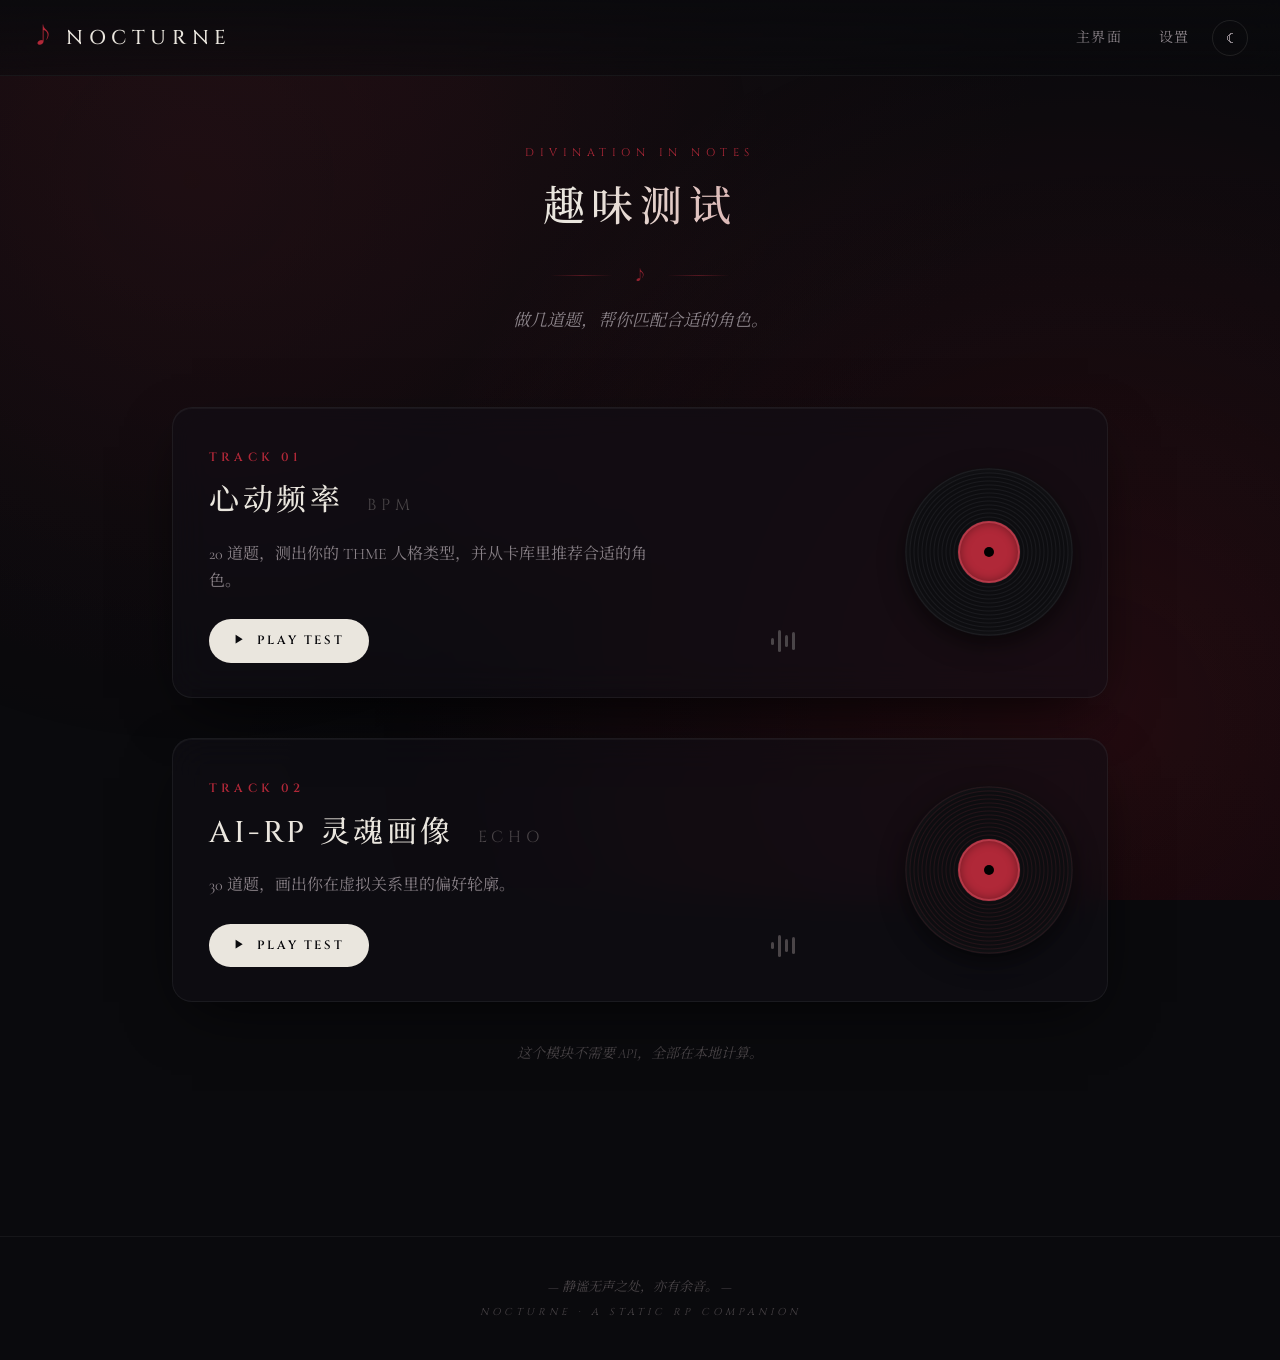
<file: modules/quiz/index.html>
<!DOCTYPE html>
<html lang="zh-CN" data-theme="nocturne">
<head>
<meta charset="UTF-8">
<meta name="viewport" content="width=device-width, initial-scale=1.0">
<title>趣味测试 · Nocturne</title>
<link rel="preconnect" href="https://fonts.googleapis.com">
<link rel="preconnect" href="https://fonts.gstatic.com" crossorigin>
<link href="https://fonts.googleapis.com/css2?family=Cinzel:wght@400;500;600;700&family=Cormorant+Garamond:ital,wght@0,300;0,400;0,500;1,400&family=Noto+Serif+SC:wght@300;400;500;600&display=swap" rel="stylesheet">
<link rel="stylesheet" href="../../assets/theme.css">
<link rel="stylesheet" href="../../assets/base.css">
<link rel="stylesheet" href="quiz.css">
</head>
<body>

<div data-include="../../assets/partials/header.html" data-base="../../"></div>

<!-- 呼吸光 + 飘动音符（仅此页） -->
<div class="quiz-ambient" aria-hidden="true"></div>
<div class="quiz-notes" aria-hidden="true">
  <span class="quiz-note-float">♪</span>
  <span class="quiz-note-float">♫</span>
  <span class="quiz-note-float">♩</span>
  <span class="quiz-note-float">♬</span>
  <span class="quiz-note-float">♪</span>
</div>

<main class="page quiz-landing">

  <header class="section-head quiz-landing-head">
    <p class="section-eyebrow">Divination in Notes</p>
    <h1 class="section-title quiz-landing-title">趣味测试</h1>
    <div class="hero-divider small"><span>♪</span></div>
    <p class="quiz-tagline">做几道题，帮你匹配合适的角色。</p>
  </header>

  <section class="quiz-playlist">

    <article class="album-track glass">
      <div class="track-info">
        <span class="track-number">Track 01</span>
        <h2 class="track-title">
          心动频率
          <span class="track-title-en">BPM</span>
        </h2>
        <p class="track-desc">
          20 道题，测出你的 THME 人格类型，并从卡库里推荐合适的角色。
        </p>

        <div class="track-cta">
          <a class="btn-play" href="test.html?bank=role-test">
            <span class="btn-play-icon" aria-hidden="true">▶</span>
            <span>Play test</span>
          </a>
          <div class="waveform" aria-hidden="true">
            <span></span><span></span><span></span><span></span>
          </div>
        </div>
      </div>
      <div class="vinyl-record" aria-hidden="true"></div>
    </article>

    <article class="album-track glass">
      <div class="track-info">
        <span class="track-number">Track 02</span>
        <h2 class="track-title">
          AI-RP 灵魂画像
          <span class="track-title-en">ECHO</span>
        </h2>
        <p class="track-desc">
          30 道题，画出你在虚拟关系里的偏好轮廓。
        </p>

        <div class="track-cta">
          <a class="btn-play" href="test.html?bank=persona-test">
            <span class="btn-play-icon" aria-hidden="true">▶</span>
            <span>Play test</span>
          </a>
          <div class="waveform" aria-hidden="true">
            <span></span><span></span><span></span><span></span>
          </div>
        </div>
      </div>
      <div class="vinyl-record vinyl-record--alt" aria-hidden="true"></div>
    </article>

  </section>

  <p class="quiz-footnote">
    这个模块不需要 API，全部在本地计算。
  </p>

</main>

<div data-include="../../assets/partials/footer.html" data-base="../../"></div>

<script src="../../assets/include.js"></script>
<script type="module" src="quiz.js"></script>

</body>
</html>
</file>
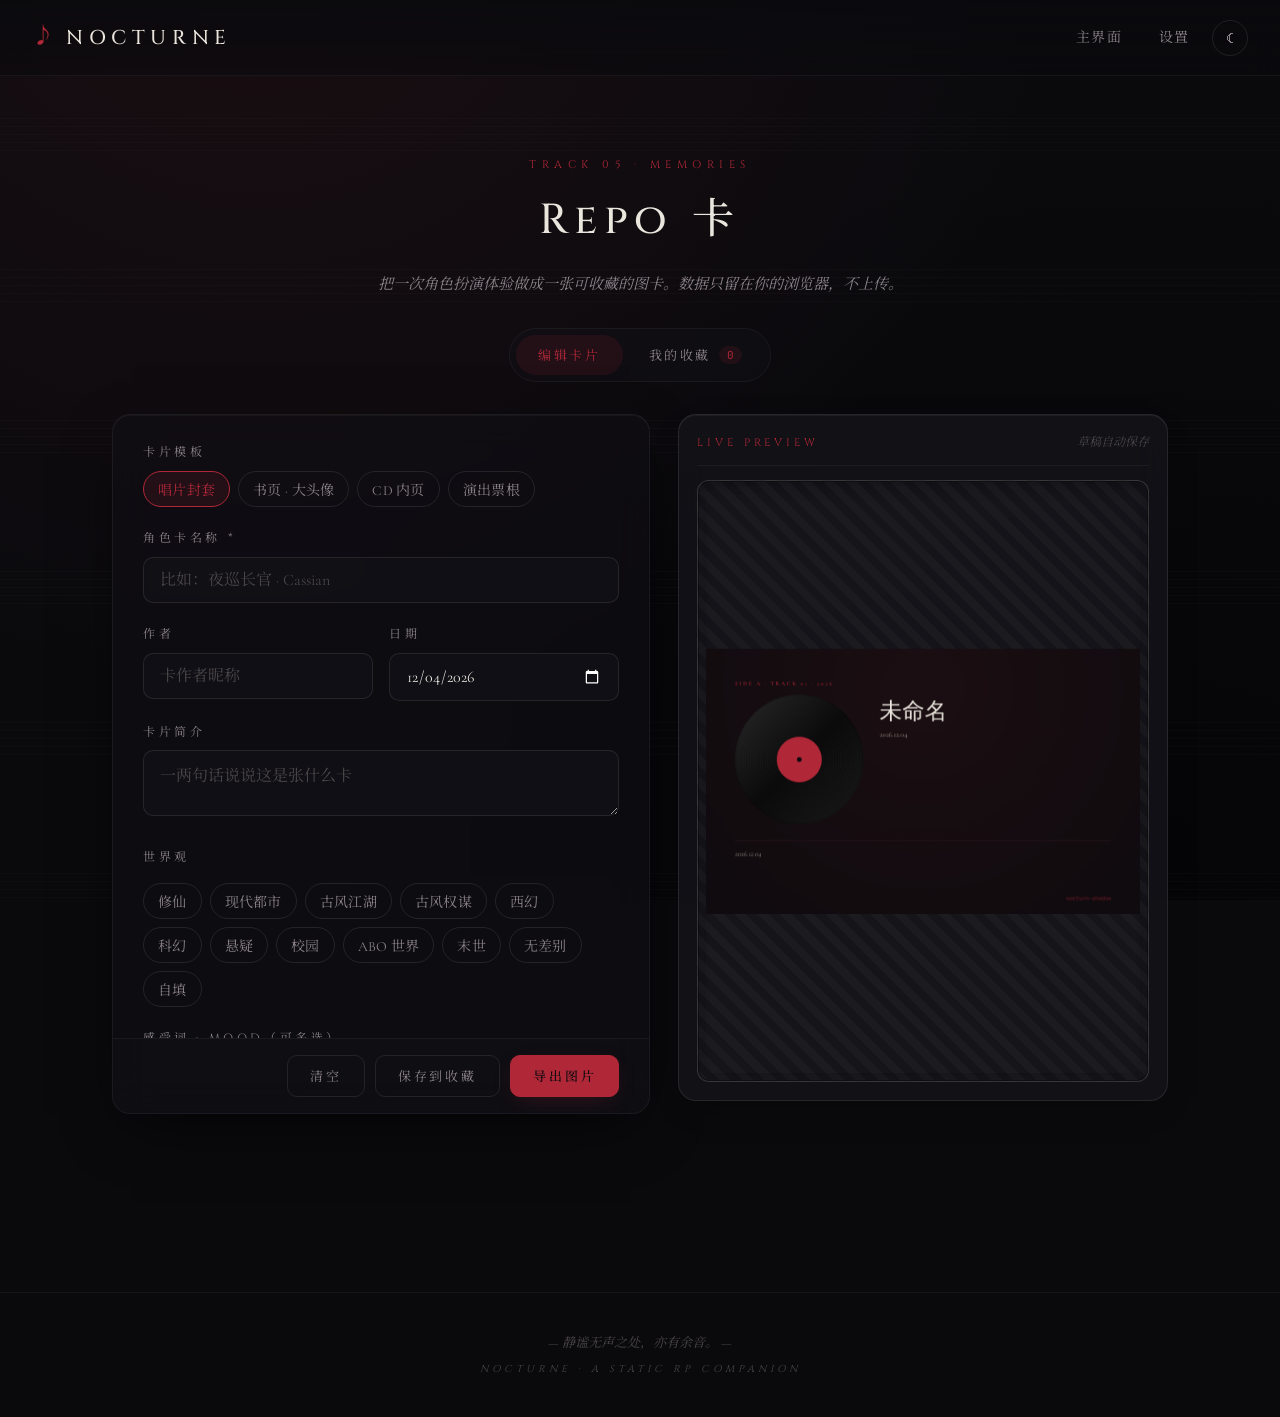
<file: modules/repo/index.html>
<!DOCTYPE html>
<html lang="zh-CN" data-theme="nocturne">
<head>
  <meta charset="UTF-8">
  <meta name="viewport" content="width=device-width, initial-scale=1, viewport-fit=cover">
  <title>Repo · Nocturne</title>

  <link rel="preconnect" href="https://fonts.googleapis.com">
  <link rel="preconnect" href="https://fonts.gstatic.com" crossorigin>
  <link href="https://fonts.googleapis.com/css2?family=Cinzel:wght@400;500;600&family=Cormorant+Garamond:ital,wght@0,400;0,500;1,400&family=Noto+Serif+SC:wght@400;500;600&family=JetBrains+Mono:wght@400;500&display=swap" rel="stylesheet">

  <link rel="stylesheet" href="../../assets/theme.css">
  <link rel="stylesheet" href="../../assets/base.css">
  <link rel="stylesheet" href="./repo.css">
</head>
<body>
  <div data-include="../../assets/partials/header.html" data-base="../../"></div>

  <main class="page">
    <header class="repo-head">
      <p class="section-eyebrow">Track 05 · Memories</p>
      <h1 class="section-title">Repo 卡</h1>
      <p class="repo-head-desc">把一次角色扮演体验做成一张可收藏的图卡。数据只留在你的浏览器，不上传。</p>
    </header>

    <nav class="repo-tabs" role="tablist" aria-label="切换视图">
      <button class="repo-tab is-active" data-view="create" role="tab" aria-selected="true">编辑卡片</button>
      <button class="repo-tab" data-view="gallery" role="tab" aria-selected="false">
        我的收藏 <span class="repo-tab-count" data-role="gallery-count">0</span>
      </button>
    </nav>

    <!-- ═══════ 视图 · 编辑 ═══════ -->
    <section class="repo-view is-active" data-view-panel="create">
      <div class="repo-layout">

        <!-- 左：表单 -->
        <div class="repo-form panel glass">
          <div class="repo-form-scroll">
                        <!-- 模板选择 -->
            <div class="field">
              <label class="field-label">卡片模板</label>
              <div class="chip-group" data-chips="templateId"></div>
            </div>


            <!-- 基础信息 -->
            <div class="field">
              <label class="field-label" for="repo-charName">角色卡名称 *</label>
              <input class="input" id="repo-charName" data-field="charName" placeholder="比如：夜巡长官 · Cassian" />
            </div>

            <div class="field-grid-2">
              <div class="field">
                <label class="field-label" for="repo-author">作者</label>
                <input class="input" id="repo-author" data-field="author" placeholder="卡作者昵称" />
              </div>
              <div class="field">
                <label class="field-label" for="repo-date">日期</label>
                <input class="input" type="date" id="repo-date" data-field="date" />
              </div>
            </div>

            <div class="field">
              <label class="field-label" for="repo-summary">卡片简介</label>
              <textarea class="input" id="repo-summary" data-field="summary" rows="2" placeholder="一两句话说说这是张什么卡"></textarea>
            </div>

            <!-- 世界观 -->
            <div class="field">
              <div class="field-row"><label class="field-label">世界观</label></div>
              <div class="chip-group" data-chips="worldTag"></div>
              <input class="input field-fallback" data-field="customWorld"
                     placeholder="选择「自填」时在此写世界观名"
                     style="display:none" data-show-when="worldTag=custom" />
            </div>

            <!-- 感受词 -->
            <div class="field">
              <div class="field-row"><label class="field-label">感受词 · Mood（可多选）</label></div>
              <div class="chip-group" data-chips="feelingTags"></div>
              <div class="chip-add-row">
                <input class="input chip-add-input" data-role="feelingTagAdd" placeholder="自定义感受词，回车添加" />
              </div>
            </div>

            <!-- 主题 tag -->
            <div class="field">
              <div class="field-row"><label class="field-label">主题 · Tags（可多选）</label></div>
              <div class="chip-group" data-chips="themeTags"></div>
              <div class="chip-add-row">
                <input class="input chip-add-input" data-role="themeTagAdd" placeholder="自定义主题 tag，回车添加" />
              </div>
            </div>

            <!-- 体验感受 -->
            <div class="field">
              <label class="field-label" for="repo-review">我的体验感受</label>
              <textarea class="input" id="repo-review" data-field="review" rows="6"
                        placeholder="随便写。玩下来什么感觉、印象最深的情节、AI 的高光时刻..."></textarea>
            </div>

            <!-- 美味文段 -->
            <div class="field">
              <div class="field-row">
                <label class="field-label" for="repo-passageRaw">美味文段 · Highlight</label>
              </div>
              <textarea class="input" id="repo-passageRaw" data-field="passageRaw" rows="5"
                        placeholder="粘贴让你上头的原文段落"></textarea>
              <div class="field-hint">粘贴后在下方预览里选中文字，会弹出高亮 / 下划线工具条。</div>

              <div class="passage-preview" data-role="passagePreview" tabindex="0" aria-label="预览与标记"></div>

              <!-- 浮动工具条 -->
              <div class="passage-toolbar" data-role="passageToolbar" hidden>
                <div class="passage-toolbar-row">
                  <span class="passage-toolbar-label">高亮</span>
                  <div class="color-swatches" data-role="highlightSwatches"></div>
                </div>
                <div class="passage-toolbar-row">
                  <span class="passage-toolbar-label">下划线</span>
                  <div class="color-swatches" data-role="underlineSwatches"></div>
                </div>
                <button class="btn-subtle" data-role="passageClear">清除标记</button>
              </div>

                           <!-- 马赛克设置 -->
              <div class="mosaic-config">
                <div class="mosaic-config-row">
                  <label class="field-label mosaic-label">马赛克词（最多 5 个）</label>
                  <div class="mosaic-word-list" data-role="mosaicWordList"></div>
                  <div class="mosaic-word-add">
                    <input class="input" data-role="mosaicWordInput" placeholder="输入要打码的词,回车添加" />
                  </div>
                </div>
                <div class="mosaic-config-row">
                  <label class="field-label mosaic-label">马赛克样式</label>
                  <div class="chip-group chip-group-inline" data-chips="mosaicStyle"></div>
                </div>
                </div>

                <!-- 符号替换：仅 mosaicStyle=emoji 时显示 -->
                <div class="mosaic-config-row" data-show-when="mosaicStyle=emoji" style="display:none">
                  <label class="field-label mosaic-label">替换符号</label>
                  <div class="chip-group chip-group-inline" data-chips="mosaicGlyphPreset"></div>
                  <input class="input chip-add-input" data-role="mosaicGlyphCustom"
                         placeholder="或者自填一个字符,如 ✦ / X / ？"
                         maxlength="4" />
                  <div class="field-hint">选「随机」时会从符号池随机取；点其他 chip 或自填则全部用同一个符号。</div>
                </div>
              </div>


            <!-- 头图 -->
            <div class="field">
              <label class="field-label">头图（可选 · 唱片中心）</label>
              <label class="upload-slot" data-role="avatarSlot">
                <input type="file" accept="image/*" data-role="avatarInput" hidden />
                <div class="upload-slot-preview" data-role="avatarPreview">
                  <span class="upload-slot-hint">点击上传 · ≤ 2MB</span>
                </div>
              </label>
              <button class="btn-subtle" data-role="avatarClear" hidden>移除头图</button>
            </div>

            <!-- 背景 -->
            <div class="field">
              <label class="field-label">卡片背景（可选）</label>
              <label class="upload-slot upload-slot-wide" data-role="bgSlot">
                <input type="file" accept="image/*" data-role="bgInput" hidden />
                <div class="upload-slot-preview" data-role="bgPreview">
                  <span class="upload-slot-hint">点击上传背景图 · ≤ 5MB</span>
                </div>
              </label>
              <button class="btn-subtle" data-role="bgClear" hidden>移除背景</button>
              <div class="slider-row" data-role="bgOpacityRow" hidden>
                <label class="field-label mosaic-label">背景不透明度</label>
                <input type="range" min="10" max="90" step="1" data-field="backgroundOpacity" />
                <span class="slider-value" data-role="bgOpacityVal">35%</span>
              </div>
            </div>

            <!-- 收藏者 -->
            <div class="field">
              <label class="field-label" for="repo-nickname">收藏者昵称</label>
              <input class="input" id="repo-nickname" data-field="nickname" placeholder="留个名，会印在卡片脚注" />
            </div>

            <!-- 配色 -->
            <div class="field">
              <label class="field-label">Canvas 配色</label>
              <div class="chip-group" data-chips="canvasTheme"></div>
            </div>

            <!-- 字体 -->
            <div class="field">
              <label class="field-label">卡片字体</label>
              <div class="chip-group chip-group-inline" data-chips="fontMode"></div>

              <div data-show-when="fontMode=builtin">
                <div class="chip-group" data-chips="fontBuiltinId"></div>
              </div>

              <div data-show-when="fontMode=cssurl" style="display:none">
                <input class="input" data-field="fontUrl" placeholder="CSS URL：如 https://fonts.googleapis.com/css2?family=Ma+Shan+Zheng&display=swap" />
                <input class="input field-fallback" data-field="fontFamily" placeholder='font-family 名称：如 "Ma Shan Zheng"' />
              </div>

              <div data-show-when="fontMode=fileurl" style="display:none">
                <input class="input" data-field="fontUrl" placeholder="字体文件直链：如 https://.../xxx.woff2" />
                <input class="input field-fallback" data-field="fontFamily" placeholder="自定义 font-family 名称" />
              </div>
              <div class="field-hint">切换后可能需要几秒等字体下载，若预览没变化再点一次。</div>
            </div>

          </div>

          <div class="repo-form-actions">
            <button class="btn-ghost" data-action="reset">清空</button>
            <button class="btn-ghost" data-action="save">保存到收藏</button>
            <button class="btn-primary" data-action="export">导出图片</button>
          </div>
        </div>

        <!-- 右：预览 -->
        <aside class="repo-preview">
          <div class="repo-preview-head">
            <span class="repo-preview-eyebrow">Live Preview</span>
            <span class="repo-preview-hint" data-role="autoSaveHint">草稿自动保存</span>
          </div>
          <div class="repo-preview-frame">
            <canvas data-role="previewCanvas" width="540" height="720" aria-label="卡片预览"></canvas>
          </div>
        </aside>

      </div>
    </section>

    <!-- ═══════ 视图 · 画廊 ═══════ -->
    <section class="repo-view" data-view-panel="gallery">
      <div class="repo-gallery-note glass">
        <span class="repo-gallery-note-icon">♪</span>
        <p data-role="galleryRiskNote"></p>
        <button class="btn-subtle" data-action="clearAll">清空全部收藏</button>
      </div>

      <div class="repo-gallery-grid" data-role="galleryGrid">
        <!-- 卡片项动态渲染 -->
      </div>
      <div class="repo-gallery-empty" data-role="galleryEmpty" hidden>
        <p>还没有收藏。做完一张卡后点「保存到收藏」，它会出现在这里。</p>
      </div>
    </section>

  </main>

  <div data-include="../../assets/partials/footer.html" data-base="../../"></div>
  
    <!-- 切模板前提示：某些字段会被隐藏 -->
  <div class="repo-modal" data-role="templateSwitchModal" hidden>
    <div class="repo-modal-mask" data-role="templateSwitchClose"></div>
    <div class="repo-modal-body glass">
      <h3 class="repo-modal-title">切换模板</h3>
      <p class="repo-modal-desc" data-role="templateSwitchDesc"></p>
      <div class="repo-modal-actions">
        <button class="btn-ghost" data-action="templateSwitchCancel">取消</button>
        <button class="btn-primary" data-action="templateSwitchConfirm">继续切换</button>
      </div>
    </div>
  </div>


  <!-- 导出后弹窗：询问是否清空当前草稿 -->
  <div class="repo-modal" data-role="afterExportModal" hidden>
    <div class="repo-modal-mask" data-role="afterExportClose"></div>
    <div class="repo-modal-body glass">
      <h3 class="repo-modal-title">导出完成</h3>
      <p class="repo-modal-desc">卡片已下载。要不要清空当前编辑区的数据？</p>
      <div class="repo-modal-actions">
        <button class="btn-ghost" data-action="keep">保留</button>
        <button class="btn-primary" data-action="clear">清空</button>
      </div>
    </div>
  </div>

  <!-- Toast -->
  <div class="repo-toast" data-role="toast" hidden></div>

  <script type="module" src="../../assets/include.js"></script>
  <script type="module" src="./create.js"></script>
</body>
</html>
</file>
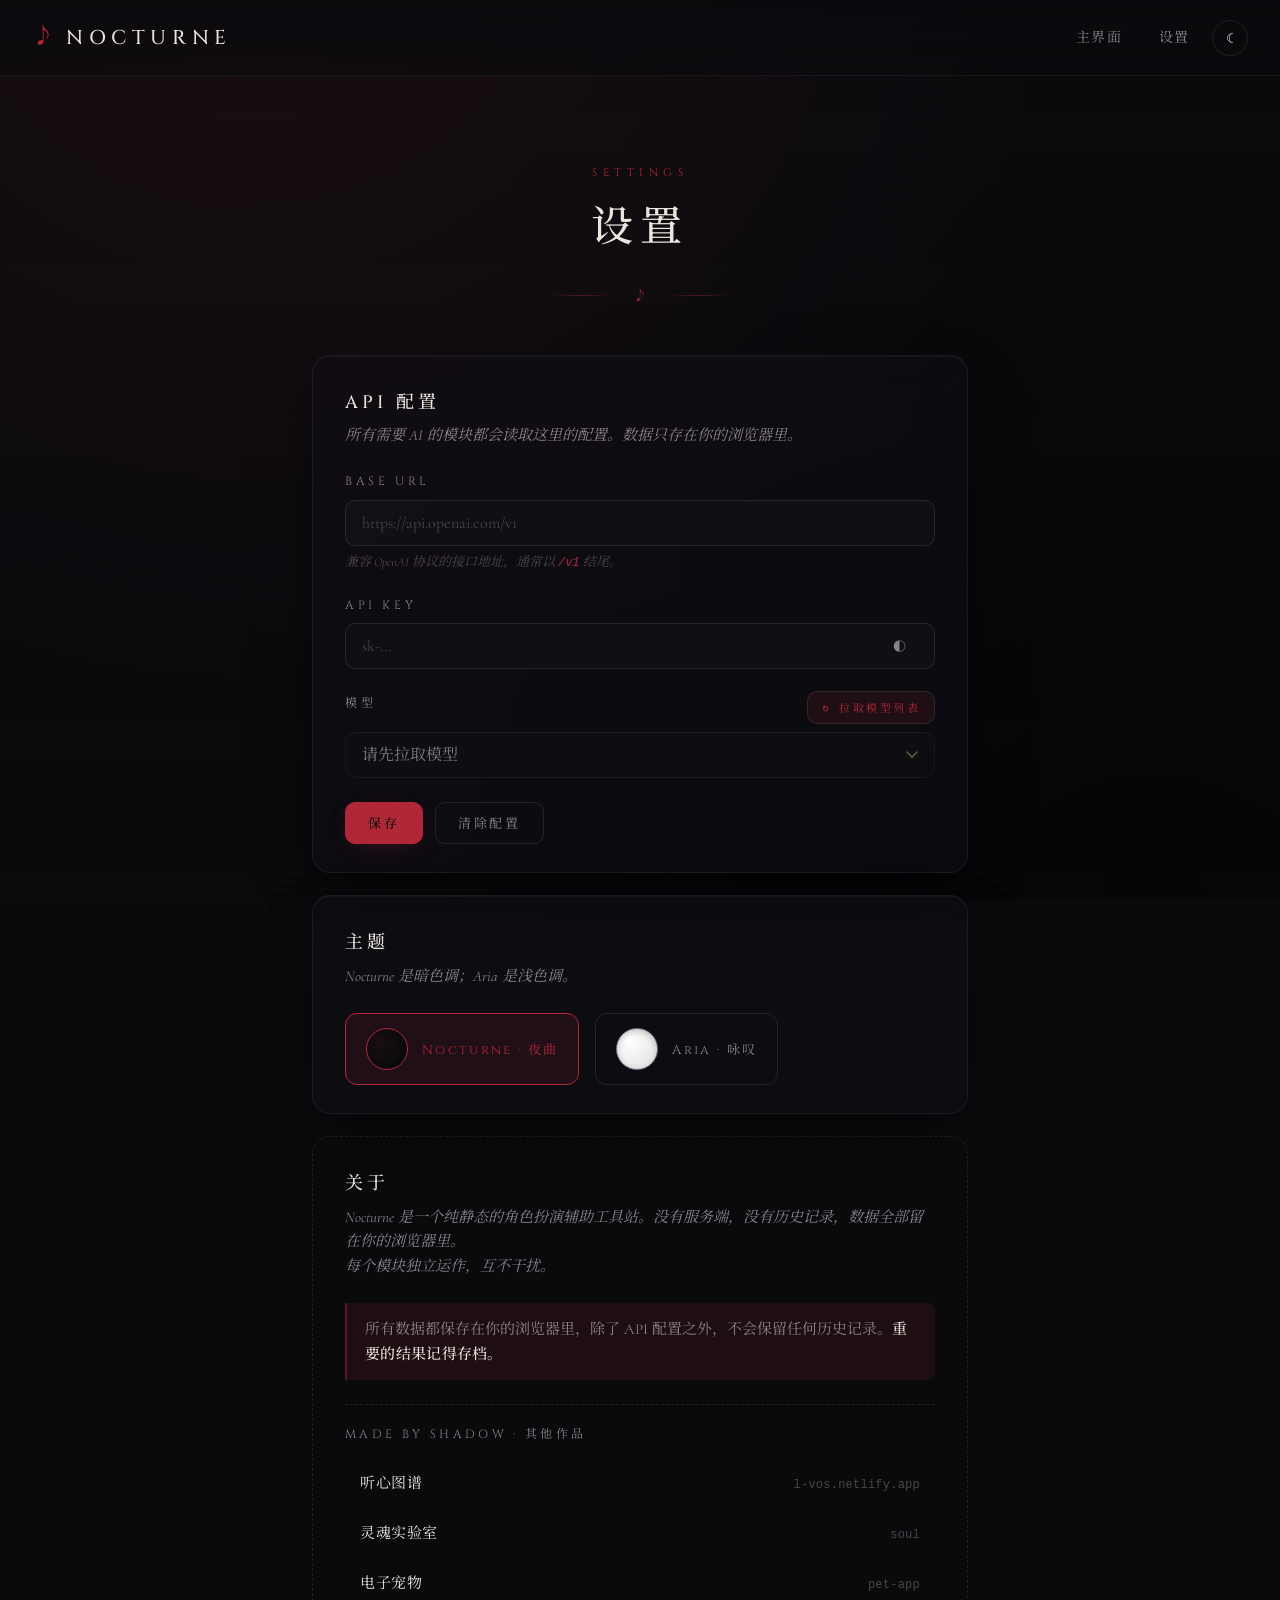
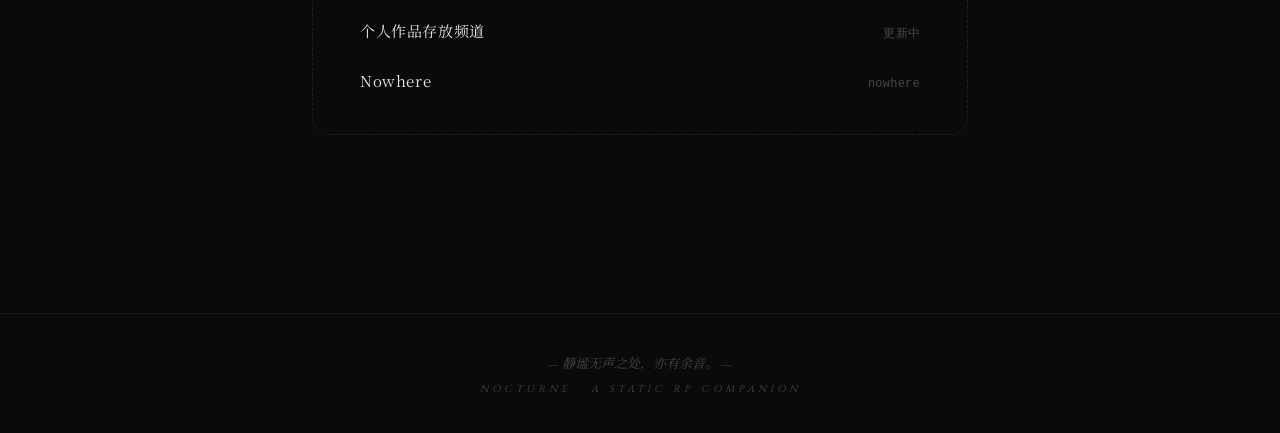
<file: settings.html>
<!DOCTYPE html>
<html lang="zh-CN" data-theme="nocturne">
<head>
<meta charset="UTF-8">
<meta name="viewport" content="width=device-width, initial-scale=1.0">
<title>设置 · Nocturne</title>
<link rel="preconnect" href="https://fonts.googleapis.com">
<link rel="preconnect" href="https://fonts.gstatic.com" crossorigin>
<link href="https://fonts.googleapis.com/css2?family=Cinzel:wght@400;500;600&family=Cormorant+Garamond:ital,wght@0,300;0,400;0,500;0,600;1,300;1,400&family=Noto+Serif+SC:wght@300;400;500;600&display=swap" rel="stylesheet">
<link rel="stylesheet" href="assets/theme.css">
<link rel="stylesheet" href="assets/base.css">
</head>
<body>

<div data-include="assets/partials/header.html" data-base=""></div>

<main class="page page-narrow">

  <header class="section-head">
    <p class="section-eyebrow">Settings</p>
    <h1 class="section-title">设置</h1>
    <div class="hero-divider small"><span>♪</span></div>
  </header>

  <section class="panel glass">
    <h2 class="panel-title">API 配置</h2>
    <p class="panel-hint">所有需要 AI 的模块都会读取这里的配置。数据只存在你的浏览器里。</p>

    <label class="field">
      <span class="field-label">Base URL</span>
      <input type="text" id="baseUrl" class="input" placeholder="https://api.openai.com/v1" autocomplete="off" spellcheck="false">
      <span class="field-hint">兼容 OpenAI 协议的接口地址，通常以 <code>/v1</code> 结尾。</span>
    </label>

    <label class="field">
      <span class="field-label">API Key</span>
      <div class="input-with-btn">
        <input type="password" id="apiKey" class="input" placeholder="sk-..." autocomplete="off" spellcheck="false">
        <button type="button" class="btn-ghost" id="toggleKey" title="显示/隐藏">◐</button>
      </div>
    </label>

    <div class="field">
      <div class="field-row">
        <span class="field-label">模型</span>
        <button type="button" class="btn-subtle" id="fetchModels">
          <span class="btn-icon">↻</span> 拉取模型列表
        </button>
      </div>
      <select id="modelSelect" class="input" disabled>
        <option value="">请先拉取模型</option>
      </select>
      <div id="modelFallback" class="field-fallback" hidden>
        <span class="field-hint">如果拉取失败，可以在这里手动输入模型名：</span>
        <input type="text" id="modelManual" class="input" placeholder="gpt-4o-mini" autocomplete="off">
      </div>
    </div>

    <div class="panel-actions">
      <button type="button" class="btn-primary" id="saveConfig">保存</button>
      <button type="button" class="btn-ghost" id="clearConfig">清除配置</button>
      <span id="saveMsg" class="save-msg" aria-live="polite"></span>
    </div>
  </section>

  <section class="panel glass">
    <h2 class="panel-title">主题</h2>
    <p class="panel-hint">Nocturne 是暗色调；Aria 是浅色调。</p>
    <div class="theme-picker">
      <button type="button" class="theme-swatch" data-theme-choice="nocturne">
        <span class="swatch swatch-nocturne"></span>
        <span class="swatch-label">Nocturne · 夜曲</span>
      </button>
      <button type="button" class="theme-swatch" data-theme-choice="aria">
        <span class="swatch swatch-aria"></span>
        <span class="swatch-label">Aria · 咏叹</span>
      </button>
    </div>
  </section>

 <section class="panel glass panel-quiet">
    <h2 class="panel-title">关于</h2>
    <p class="panel-hint">
      Nocturne 是一个纯静态的角色扮演辅助工具站。没有服务端，没有历史记录，数据全部留在你的浏览器里。<br>
      每个模块独立运作，互不干扰。
    </p>
    <p class="panel-hint about-note">
      所有数据都保存在你的浏览器里，除了 API 配置之外，不会保留任何历史记录。<strong>重要的结果记得存档。</strong>
    </p>

    <div class="about-credits">
      <p class="credits-title">Made by Shadow · 其他作品</p>
      <ul class="works-list">
        <li>
          <a href="https://l-vos.netlify.app/" target="_blank" rel="noopener noreferrer">
            <span class="work-name">听心图谱</span>
            <span class="work-host">l-vos.netlify.app</span>
          </a>
        </li>
        <li>
          <a href="https://bytheshadow.github.io/webvb/#/home" target="_blank" rel="noopener noreferrer">
            <span class="work-name">灵魂实验室</span>
            <span class="work-host">soul</span>
          </a>
        </li>
        <li>
          <a href="https://bytheshadow.github.io/pet-app/#pet" target="_blank" rel="noopener noreferrer">
            <span class="work-name">电子宠物</span>
            <span class="work-host">pet-app</span>
          </a>
        </li>
        <li>
          <a href="https://sghostchannel.netlify.app/home.html" target="_blank" rel="noopener noreferrer">
            <span class="work-name">个人作品存放频道</span>
            <span class="work-host">更新中</span>
          </a>
        </li>
        <li>
          <a href="https://bytheshadow.github.io/nowhere/#/" target="_blank" rel="noopener noreferrer">
            <span class="work-name">Nowhere</span>
            <span class="work-host">nowhere</span>
          </a>
        </li>
      </ul>
    </div>
</section>


</main>

<div data-include="assets/partials/footer.html" data-base=""></div>

<script src="assets/include.js"></script>
<script type="module" src="assets/config.js"></script>
<script type="module">
  import { getConfig, setConfig, clearConfig } from './assets/config.js';
  import { fetchModels } from './assets/ai.js';

  const $ = (s) => document.querySelector(s);
  const cfg = getConfig();
  $('#baseUrl').value = cfg.baseUrl || '';
  $('#apiKey').value = cfg.apiKey || '';

  const modelSelect = $('#modelSelect');
  const modelManual = $('#modelManual');
  const modelFallback = $('#modelFallback');

  if (cfg.model) {
    const opt = document.createElement('option');
    opt.value = cfg.model;
    opt.textContent = cfg.model;
    opt.selected = true;
    modelSelect.appendChild(opt);
    modelSelect.disabled = false;
  }

  $('#toggleKey').addEventListener('click', () => {
    const k = $('#apiKey');
    k.type = k.type === 'password' ? 'text' : 'password';
  });

  $('#fetchModels').addEventListener('click', async () => {
    const btn = $('#fetchModels');
    const baseUrl = $('#baseUrl').value.trim();
    const apiKey = $('#apiKey').value.trim();
    if (!baseUrl || !apiKey) {
      showMsg('请先填写 Base URL 和 API Key', 'err');
      return;
    }
    btn.disabled = true;
    btn.innerHTML = '<span class="btn-icon spin">↻</span> 拉取中…';
    try {
      const models = await fetchModels(baseUrl, apiKey);
      modelSelect.innerHTML = '';
      const ph = document.createElement('option');
      ph.value = '';
      ph.textContent = `— 共 ${models.length} 个模型 —`;
      modelSelect.appendChild(ph);
      models.forEach(id => {
        const o = document.createElement('option');
        o.value = id;
        o.textContent = id;
        if (id === cfg.model) o.selected = true;
        modelSelect.appendChild(o);
      });
      modelSelect.disabled = false;
      modelFallback.hidden = true;
      showMsg(`已拉取 ${models.length} 个模型`, 'ok');
    } catch (err) {
      modelFallback.hidden = false;
      showMsg('拉取失败，可以手动输入。' + (err.message || ''), 'err');
    } finally {
      btn.disabled = false;
      btn.innerHTML = '<span class="btn-icon">↻</span> 拉取模型列表';
    }
  });

  $('#saveConfig').addEventListener('click', () => {
    const model = modelSelect.value || modelManual.value.trim();
    if (!$('#baseUrl').value.trim()) return showMsg('Base URL 不能为空', 'err');
    if (!$('#apiKey').value.trim()) return showMsg('API Key 不能为空', 'err');
    if (!model) return showMsg('请选择或填写模型名', 'err');
    setConfig({
      baseUrl: $('#baseUrl').value.trim(),
      apiKey: $('#apiKey').value.trim(),
      model,
    });
    showMsg('已保存', 'ok');
  });

  $('#clearConfig').addEventListener('click', () => {
    if (!confirm('确定要清除所有 API 配置吗？')) return;
    clearConfig();
    $('#baseUrl').value = '';
    $('#apiKey').value = '';
    modelSelect.innerHTML = '<option value="">请先拉取模型</option>';
    modelSelect.disabled = true;
    modelManual.value = '';
    showMsg('已清除', 'ok');
  });

  function showMsg(text, kind) {
    const el = $('#saveMsg');
    el.textContent = text;
    el.className = 'save-msg ' + (kind === 'ok' ? 'is-ok' : 'is-err');
    clearTimeout(showMsg._t);
    showMsg._t = setTimeout(() => { el.textContent = ''; el.className = 'save-msg'; }, 3200);
  }

  // 主题选择
  document.querySelectorAll('[data-theme-choice]').forEach(btn => {
    btn.addEventListener('click', () => {
      const t = btn.dataset.themeChoice;
      document.documentElement.dataset.theme = t;
      localStorage.setItem('nocturne_theme', t);
      document.querySelectorAll('[data-theme-choice]').forEach(b =>
        b.classList.toggle('is-active', b === btn));
    });
  });
  const currentTheme = document.documentElement.dataset.theme;
  document.querySelector(`[data-theme-choice="${currentTheme}"]`)?.classList.add('is-active');
</script>

</body>
</html>
</file>
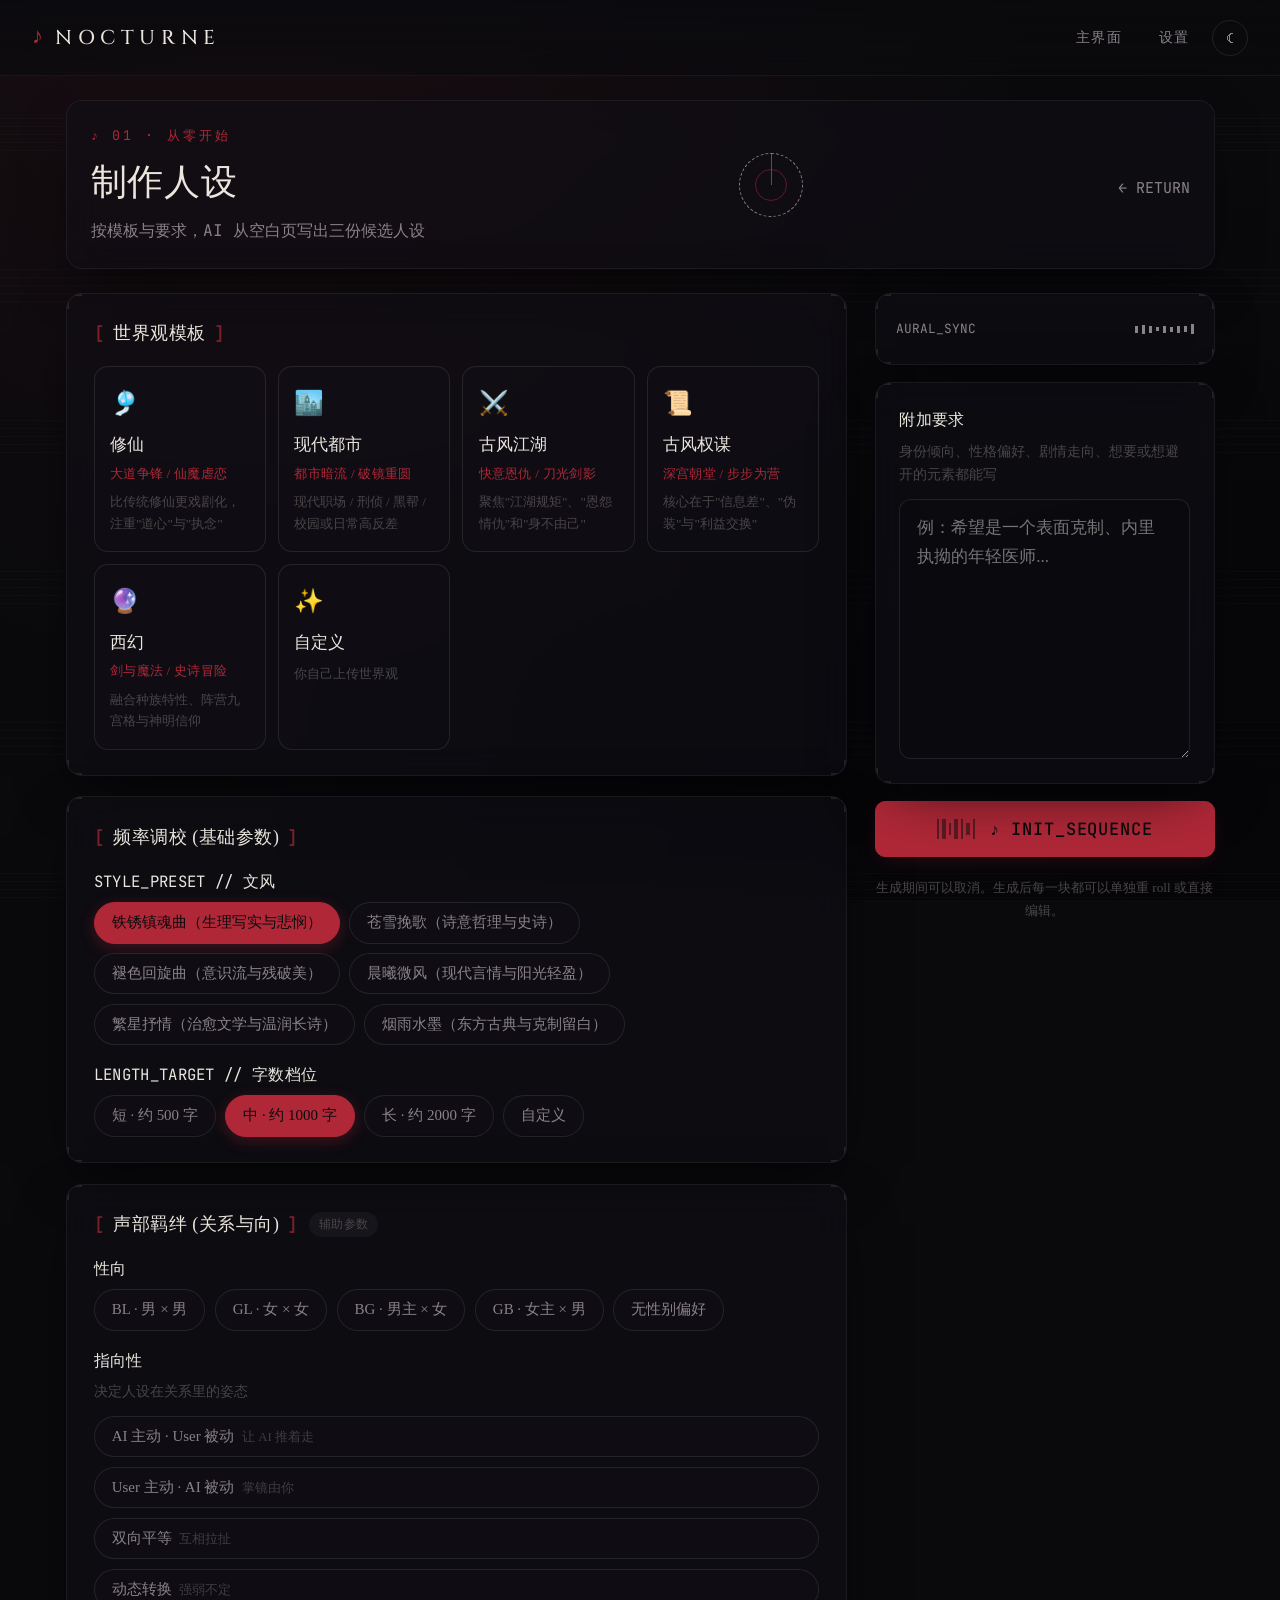
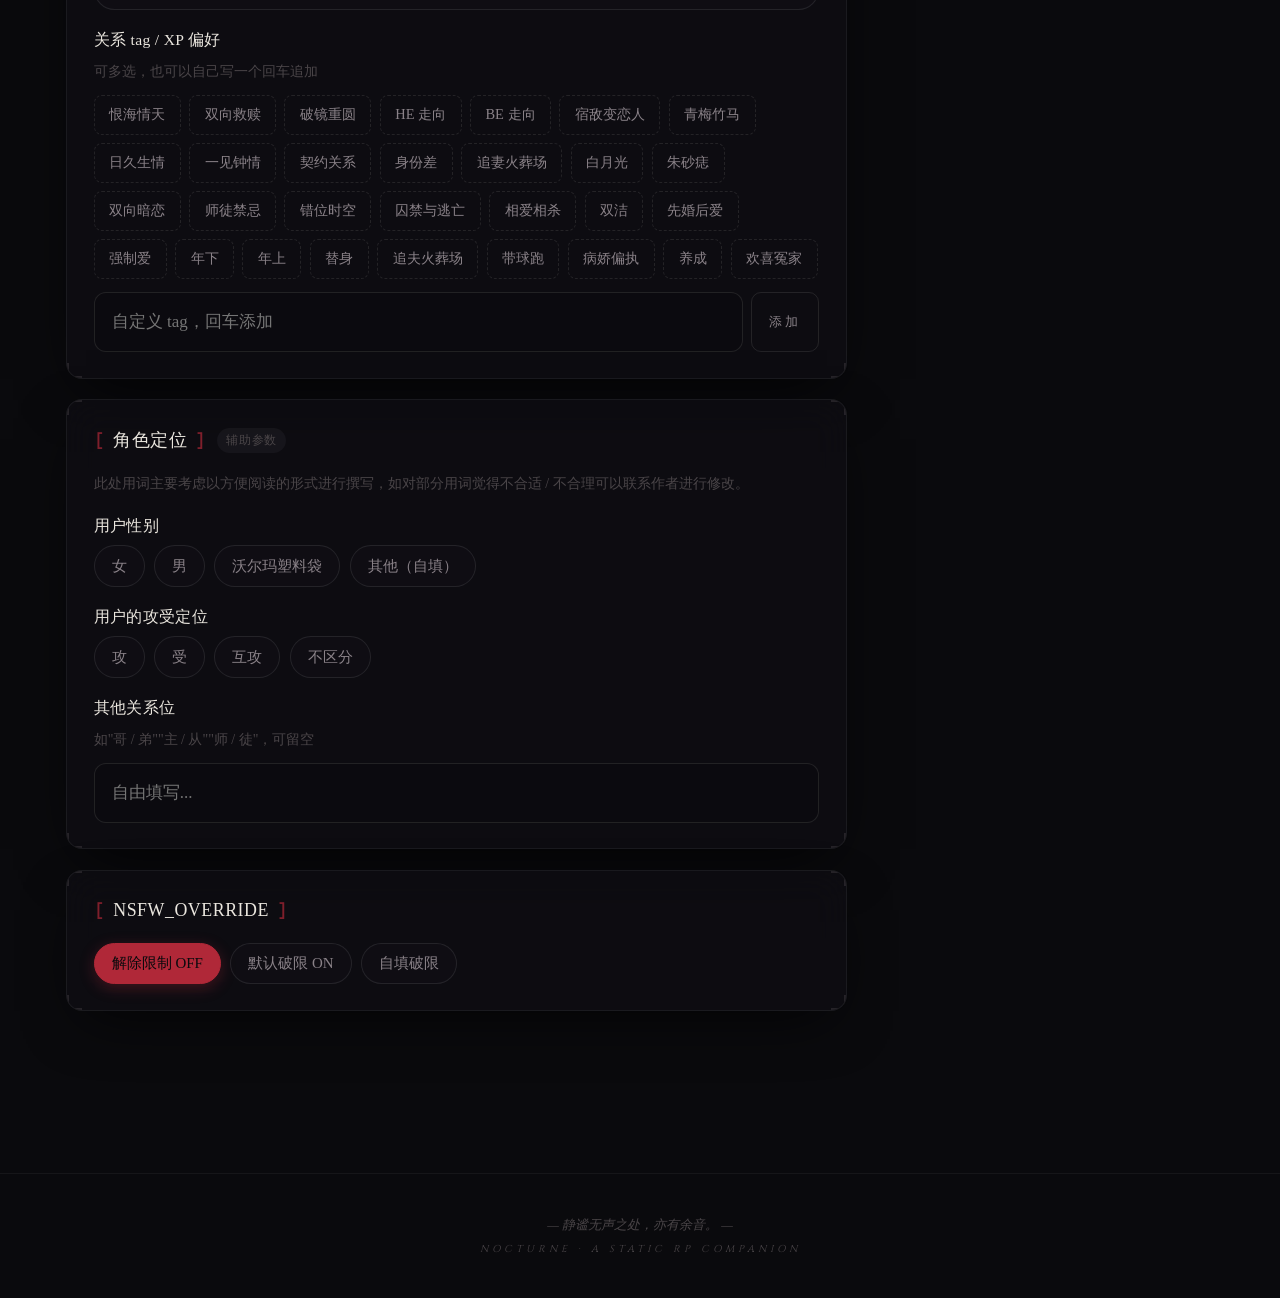
<file: modules/persona/create.html>
<!DOCTYPE html>
<html lang="zh-CN" data-theme="nocturne">
<head>
  <meta charset="UTF-8">
  <meta name="viewport" content="width=device-width, initial-scale=1.0">
  <title>制作人设 · Persona Studio</title>
  
  <link rel="stylesheet" href="../../assets/base.css">
  <link rel="stylesheet" href="../../assets/theme.css">
  <link rel="stylesheet" href="./persona.css">
  
  <link href="https://fonts.googleapis.com/css2?family=Cinzel:wght@500;700&family=JetBrains+Mono:wght@400;700;900&display=swap" rel="stylesheet">
</head>
<body>
  <div data-include="../../assets/partials/header.html" data-base="../../"></div>

  <!-- 动态深空背景与网格底纹 -->
  <div class="ambient-bg" aria-hidden="true">
    <div class="orb orb-1"></div>
    <div class="orb orb-2"></div>
    <div class="grid-overlay"></div>
  </div>

  <main class="page persona-page">
    
    <section class="persona-hero bento-card" style="display: flex; justify-content: space-between; align-items: center;">
      <div>
        <p class="persona-eyebrow font-mono" data-slot="mode-label">SYS.VER.2.0 // PERSONA STUDIO</p>
        <h1 class="persona-title" data-slot="page-title">制作人设</h1>
        <p class="persona-subtitle font-mono" data-slot="page-subtitle">按步骤录入数据，AI 引擎将演算三份候选档案</p>
      </div>
      <!-- 纯CSS旋转雷达装饰 -->
      <div class="spin-radar" aria-hidden="true"></div>
      <a class="persona-back-link font-mono" href="./index.html">← RETURN</a>
    </section>

    <!-- 阶段 A：公示（仅 based 模式显示） -->
    <section class="persona-stage" data-stage="notice" hidden>
      <div class="bento-card tech-corners persona-notice-card">
        <div class="persona-notice-glyph" aria-hidden="true">♪</div>
        <h2 class="persona-section-title">使用前须知</h2>
        <p>所有项目均保存在本地浏览器内，不存在盗卡盗设定风险。</p>
        <p>使用该功能之前请确保征得卡作者本人的意愿。</p>
        <p class="persona-notice-thanks font-mono">SYS.MSG // THANKS FOR USING</p>
        <div class="persona-notice-actions">
          <a class="btn-ghost" href="./index.html">返回</a>
          <button class="btn-primary" data-action="notice-confirm">我已确认，继续</button>
        </div>
      </div>
    </section>

    <!-- 阶段 B：设置 -->
    <section class="persona-stage" data-stage="setup" hidden>
      <div class="persona-setup-grid">
        <div class="persona-setup-main">

          <!-- based：角色卡 -->
          <div class="bento-card tech-corners persona-section persona-based-only" hidden>
            <div class="deco-vertical">DATA.STREAM.ACTIVE</div>
            <div class="scanline"></div>
            <div class="persona-section-head">
              <h2 class="persona-section-title">目标角色卡</h2>
              <span class="persona-required-badge">必填</span>
            </div>
            <p class="persona-hint font-mono">PASTE TARGET CHAR CARD OR LOREBOOK</p>
            <textarea class="persona-textarea persona-textarea-large" data-field="charCard" placeholder=">> 粘贴目标角色卡的完整文本...&#10;>> 包含描述 / 首条消息 / 示例对话等，越完整越好。"></textarea>
          </div>
          
          <div class="bento-card tech-corners persona-section persona-based-only" hidden>
            <div class="persona-section-head">
              <h2 class="persona-section-title">世界书</h2>
              <span class="persona-optional-badge">选填</span>
            </div>
            <p class="persona-hint font-mono">OPTIONAL // WORLD LOREBOOK</p>
            <textarea class="persona-textarea" data-field="lorebook" placeholder=">> 粘贴关联的世界书条目，没有可留空..."></textarea>
          </div>

          <!-- 世界观 -->
          <div class="bento-card tech-corners persona-section">
            <div class="persona-section-head">
              <h2 class="persona-section-title">世界观模板</h2>
            </div>
            <div class="persona-world-grid" data-field="worldTemplate"></div>
            <div class="persona-slot" data-slot="customWorld" hidden>
              <label class="persona-label">自定义世界观描述</label>
              <textarea class="persona-textarea" data-field="customWorld" placeholder="例：末世后的地下城，能源紧缺，人类分派系..."></textarea>
            </div>
          </div>

          <!-- 基础参数 -->
          <div class="bento-card tech-corners persona-section">
            <div class="persona-section-head">
              <h2 class="persona-section-title">频率调校 (基础参数)</h2>
            </div>

            <div class="persona-field">
              <label class="persona-label font-mono">STYLE_PRESET // 文风</label>
              <div class="persona-chips" data-field="writingStyle"></div>
            </div>

            <div class="persona-field">
              <label class="persona-label font-mono">LENGTH_TARGET // 字数档位</label>
              <div class="persona-chips" data-field="wordCount"></div>
              <div class="persona-slot" data-slot="customWordCount" hidden>
                <input type="number" class="persona-input" data-field="customWordCount" placeholder="例如 1500" min="200" max="8000">
              </div>
            </div>
          </div>

          <!-- 关系与向 -->
          <div class="bento-card tech-corners persona-section">
            <div class="persona-section-head">
              <h2 class="persona-section-title">声部羁绊 (关系与向)</h2>
              <span class="persona-optional-badge">辅助参数</span>
            </div>

            <div class="persona-field">
              <label class="persona-label">性向</label>
              <div class="persona-chips" data-field="orientationTag"></div>
            </div>

            <div class="persona-field">
              <label class="persona-label">指向性</label>
              <p class="persona-hint">决定人设在关系里的姿态</p>
              <div class="persona-chips persona-chips-block" data-field="directionTag"></div>
            </div>

            <div class="persona-field">
              <label class="persona-label">关系 tag / XP 偏好</label>
              <p class="persona-hint">可多选，也可以自己写一个回车追加</p>
              <div class="persona-tag-cloud" data-field="relationTags"></div>
              <div class="persona-tag-input-row">
                <input type="text" class="persona-input persona-tag-input" data-field="relationTagInput" placeholder="自定义 tag，回车添加">
                <button class="btn-ghost persona-tag-add" data-action="add-relation-tag">添加</button>
              </div>
            </div>
          </div>

          <!-- 角色定位 -->
          <div class="bento-card tech-corners persona-section">
            <div class="persona-section-head">
              <h2 class="persona-section-title">角色定位</h2>
              <span class="persona-optional-badge">辅助参数</span>
            </div>
            <p class="persona-hint" data-slot="position-user-note"></p>

            <div class="persona-field">
              <label class="persona-label">用户性别</label>
              <div class="persona-chips" data-field="userGender"></div>
              <div class="persona-slot" data-slot="customUserGender" hidden>
                <input type="text" class="persona-input" data-field="customUserGender" placeholder="自填性别标签">
              </div>
            </div>

            <div class="persona-field" data-slot="tpPositionField">
              <label class="persona-label">用户的TP 定位（女同关系向）</label>
              <div class="persona-chips" data-field="tpPosition"></div>
            </div>

            <div class="persona-field">
              <label class="persona-label">用户的攻受定位</label>
              <div class="persona-chips" data-field="acPosition"></div>
            </div>

            <div class="persona-field" data-slot="loveTypeField" hidden>
              <label class="persona-label">四爱 / 一爱（异性关系向）</label>
              <div class="persona-chips" data-field="loveType"></div>
            </div>

            <div class="persona-field">
              <label class="persona-label">其他关系位</label>
              <p class="persona-hint">如"哥 / 弟""主 / 从""师 / 徒"，可留空</p>
              <input type="text" class="persona-input" data-field="otherPosition" placeholder="自由填写...">
            </div>
          </div>

          <!-- NSFW -->
          <div class="bento-card tech-corners persona-section">
            <div class="persona-section-head">
              <h2 class="persona-section-title">NSFW_OVERRIDE</h2>
            </div>
            <div class="persona-chips" data-field="nsfwMode">
              <button type="button" class="persona-chip font-mono" data-value="off">解除限制 OFF</button>
              <button type="button" class="persona-chip font-mono" data-value="default">默认破限 ON</button>
              <button type="button" class="persona-chip font-mono" data-value="custom">自填破限</button>
            </div>
            <p class="persona-hint persona-nsfw-note" data-slot="nsfwNote">
              开启后会在末尾追加"亲密向补充"区块，AI 会把 NSFW 相关内容写在那里。
            </p>
            <div class="persona-slot" data-slot="nsfwCustom" hidden>
              <label class="persona-label">自填破限提示词</label>
              <textarea class="persona-textarea" data-field="nsfwCustom" placeholder="粘贴你自己的破限提示词..."></textarea>
            </div>
          </div>
        </div>

        <!-- 右侧附加要求与生成卡片 -->
        <aside class="persona-setup-aside">
          <!-- 录音微件 (音频互动) -->
          <div class="bento-card tech-corners" style="padding: 20px; display: flex; align-items: center; justify-content: space-between;">
             <span class="font-mono" style="font-size: 0.75rem; color: var(--text-dim);">AURAL_SYNC</span>
             <div class="audio-visualizer" id="visualizer">
               <div class="bar"></div><div class="bar"></div><div class="bar"></div>
               <div class="bar"></div><div class="bar"></div><div class="bar"></div>
               <div class="bar"></div><div class="bar"></div><div class="bar"></div>
             </div>
          </div>

          <div class="bento-card tech-corners persona-extra-card">
            <label class="persona-label">附加要求</label>
            <p class="persona-hint">身份倾向、性格偏好、剧情走向、想要或想避开的元素都能写</p>
            <textarea class="persona-textarea persona-textarea-tall" data-field="extraRequest" placeholder="例：希望是一个表面克制、内里执拗的年轻医师..."></textarea>
          </div>

          <button class="btn-primary persona-generate-btn" data-action="generate" style="background: var(--accent); color: var(--bg);">
            <div class="barcode" aria-hidden="true"><i></i><i></i><i></i><i></i><i></i><i></i><i></i></div>
            <span class="font-mono">♪ INIT_SEQUENCE</span>
          </button>
          <p class="persona-tip">生成期间可以取消。生成后每一块都可以单独重 roll 或直接编辑。</p>
        </aside>
      </div>
    </section>

    <!-- 阶段 C：生成中 -->
    <section class="persona-stage" data-stage="generating" hidden>
      <div class="bento-card tech-corners persona-loading-card">
        <div class="persona-loading-orb" aria-hidden="true">
          <div class="persona-orbit persona-orbit-1"></div>
          <div class="persona-orbit persona-orbit-2"></div>
          <div class="persona-orbit persona-orbit-3"></div>
        </div>

        <p class="persona-loading-text">正在为你调制三段灵魂</p>

        <div class="persona-loading-poetry" aria-hidden="true">
          <span>正在收集散落的星辰与呼吸…</span>
          <span>正在把心跳译成句子…</span>
          <span>正在校准她/他与你相遇的角度…</span>
          <span>快好了，最后一段月色调温中…</span>
        </div>

        <div class="persona-loading-progress"></div>
        <p class="persona-loading-status" data-slot="loading-status">0 / 3 完成</p>

        <div class="persona-loading-actions">
          <button class="btn-ghost" data-action="cancel">取消</button>
        </div>
      </div>
    </section>

    <!-- 阶段 D：结果 -->
    <section class="persona-stage" data-stage="result" hidden>
      <div class="persona-result-header bento-card">
        <div class="persona-tabs" data-slot="candidate-tabs" role="tablist"></div>
        <div class="persona-result-actions">
          <button class="btn-ghost" data-action="back-setup">修改设置</button>
          <button class="btn-ghost" data-action="toggle-format" data-slot="format-btn">复制格式：纯文本</button>
          <button class="btn-ghost" data-action="reroll-all">全部重 roll</button>
          <button class="btn-primary" data-action="copy-current">复制当前</button>
        </div>
      </div>

      <!-- 快速调整面板（结果页内嵌） -->
      <div class="bento-card tech-corners persona-quick-settings" data-slot="quick-settings">
        <div class="persona-section-head">
          <h2 class="persona-section-title" style="font-size: 0.95rem;">快速调整</h2>
          <span class="persona-optional-badge">修改后需重新生成</span>
        </div>
        <div class="persona-quick-settings-grid">
          <div class="persona-field">
            <label class="persona-label font-mono">文风</label>
            <div class="persona-chips" data-field="quickWritingStyle"></div>
          </div>
          <div class="persona-field">
            <label class="persona-label font-mono">用户性别</label>
            <div class="persona-chips" data-field="quickUserGender"></div>
          </div>
          <div class="persona-field">
            <label class="persona-label">附加要求</label>
            <textarea class="persona-textarea" data-field="quickExtraRequest" rows="3" placeholder="追加或修改要求..."></textarea>
          </div>
        </div>
        <div style="margin-top: 12px; text-align: right;">
          <button class="btn-primary" data-action="quick-regenerate" style="font-size: 0.85rem;">应用并重新生成</button>
        </div>
      </div>

      <div class="persona-result-body" data-slot="candidate-body"></div>
    </section>

    <!-- 阶段 E：错误 -->
    <section class="persona-stage" data-stage="error" hidden>
      <div class="bento-card tech-corners persona-error-card">
        <h2>出了点问题</h2>
        <p data-slot="error-message"></p>
        <div class="persona-error-actions">
          <button class="btn-ghost" data-action="back-setup">回到设置</button>
          <button class="btn-primary" data-action="retry">重试</button>
        </div>
      </div>
    </section>

    <!-- 确认弹窗 -->
    <div class="persona-modal-overlay" data-slot="confirm-modal" hidden>
      <div class="bento-card tech-corners persona-modal">
        <p class="persona-modal-message">是否回到主设置界面重新修改设置？当前生成的人设将不被保存。</p>
        <div class="persona-modal-actions">
          <button class="btn-ghost" data-action="modal-cancel">取消</button>
          <button class="btn-primary" data-action="modal-confirm">确认返回</button>
        </div>
      </div>
    </div>

    <div class="persona-toast" data-slot="toast" hidden></div>
  </main>

  <div data-include="../../assets/partials/footer.html" data-base="../../"></div>

  <!-- 本地逻辑模块 -->
  <script type="module" src="./create.js"></script>
  <script src="../../assets/include.js"></script>

  <!-- 视觉动效辅助 JS (无冲突) -->
  <script>
    // 1. 探照灯鼠标追踪 (Spotlight effect)
    document.addEventListener('mousemove', e => {
      document.querySelectorAll(".bento-card").forEach(card => {
        const rect = card.getBoundingClientRect();
        const x = e.clientX - rect.left;
        const y = e.clientY - rect.top;
        card.style.setProperty("--mouse-x", `${x}px`);
        card.style.setProperty("--mouse-y", `${y}px`);
      });
    });

    // 2. 打字时音频微件共振跳动 (Audio Sync)
    const bars = document.querySelectorAll('.bar');
    let typingTimer;

    function triggerAudioBurst() {
      bars.forEach(bar => {
        const height = Math.random() * 25 + 5;
        bar.style.height = `${height}px`;
        bar.style.background = 'var(--accent)'; 
        bar.style.boxShadow = '0 0 8px var(--accent-glow)';
      });

      clearTimeout(typingTimer);
      typingTimer = setTimeout(() => {
        bars.forEach(bar => {
          bar.style.height = '5px';
          bar.style.background = 'var(--text-dim)';
          bar.style.boxShadow = 'none';
        });
      }, 100);
    }

    // 监听所有的 textarea 触发共振
    document.addEventListener('input', e => {
      if (e.target.tagName.toLowerCase() === 'textarea' || e.target.tagName.toLowerCase() === 'input') {
        triggerAudioBurst();
      }
    });

    // 待机时的轻微呼吸
    setInterval(() => {
      if (!typingTimer || typingTimer._idleTimeout < 0) {
        bars.forEach(bar => {
          if (bar.style.height === '5px' || !bar.style.height) {
            bar.style.height = `${Math.random() * 6 + 4}px`;
          }
        });
      }
    }, 500);
  </script>
</body>
</html>
</file>
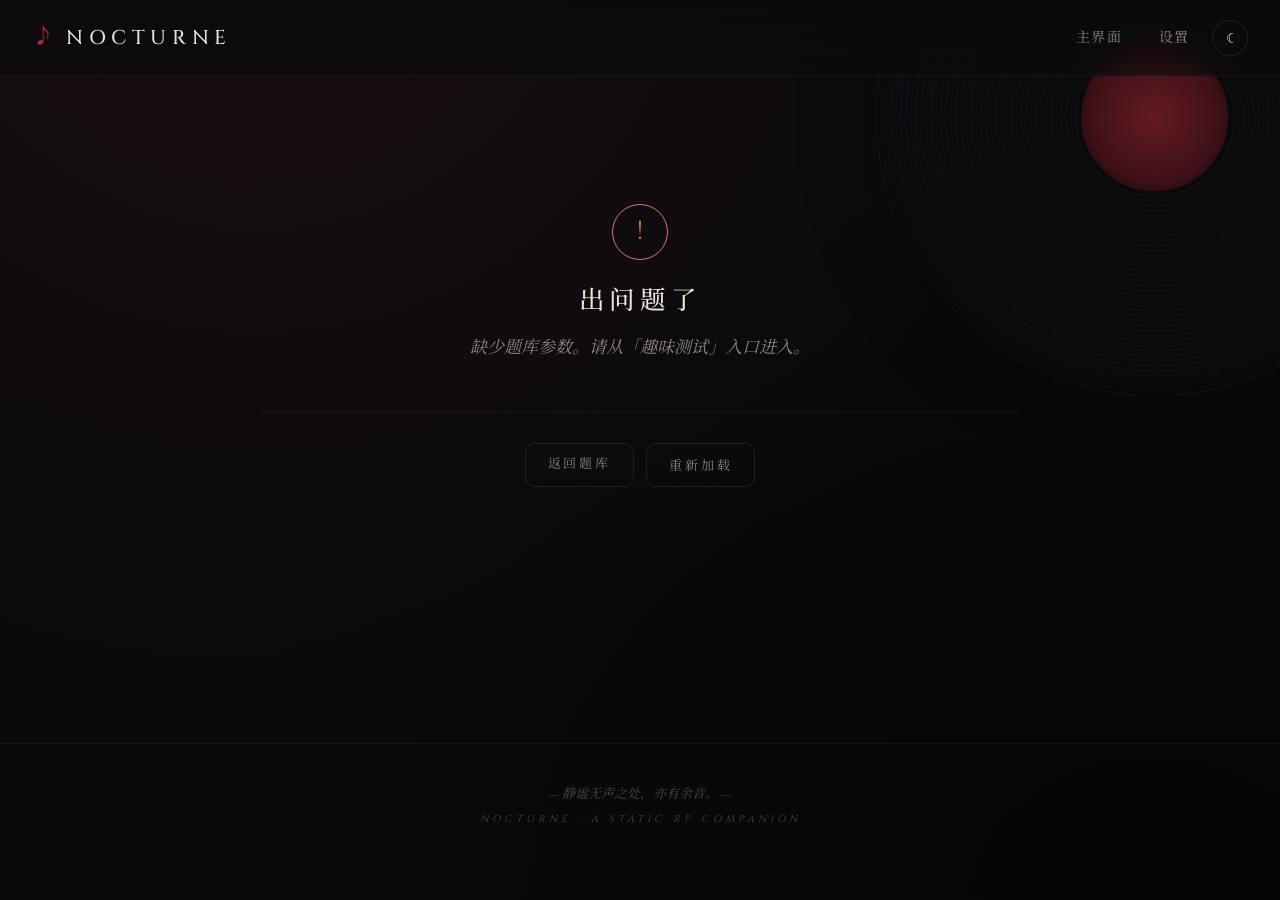
<file: modules/quiz/test.html>
<!DOCTYPE html>
<html lang="zh-CN" data-theme="nocturne">
<head>
<meta charset="UTF-8">
<meta name="viewport" content="width=device-width, initial-scale=1.0">
<title>测试进行中 · Nocturne</title>
<link rel="preconnect" href="https://fonts.googleapis.com">
<link rel="preconnect" href="https://fonts.gstatic.com" crossorigin>
<link href="https://fonts.googleapis.com/css2?family=Cinzel:wght@400;500;600;700&family=Cormorant+Garamond:ital,wght@0,300;0,400;0,500;1,400;1,500&family=Noto+Serif+SC:wght@300;400;500;600;700&display=swap" rel="stylesheet">
<link rel="stylesheet" href="../../assets/theme.css">
<link rel="stylesheet" href="../../assets/base.css">
<link rel="stylesheet" href="quiz.css">
</head>
<body>

<div data-include="../../assets/partials/header.html" data-base="../../"></div>

<!-- 背景装饰：缓慢旋转的黑胶（视差层） -->
<div class="vinyl-bg" aria-hidden="true"></div>

<main class="page quiz-test-page">

  <!-- ============ 加载中 ============ -->
  <section class="quiz-stage quiz-loading" data-stage="loading">
    <div class="quiz-loader"><span></span><span></span><span></span></div>
    <p class="quiz-loader-text">题库准备中……</p>
  </section>

  <!-- ============ 起始页 ============ -->
  <section class="quiz-stage quiz-intro" data-stage="intro" hidden>
    <p class="section-eyebrow" data-slot="bank-eyebrow">Divination in Notes</p>
    <h1 class="quiz-intro-title" data-slot="bank-name">题库</h1>
    <div class="hero-divider small"><span>♪</span></div>
    <p class="quiz-intro-subtitle" data-slot="bank-subtitle"></p>

    <div class="quiz-intro-dims" data-slot="dims"></div>

    <div class="quiz-intro-actions">
      <button class="btn-primary" data-action="start">开始测试</button>
      <a class="btn-ghost" href="index.html">返回题库</a>
    </div>

    <p class="quiz-intro-hint">测试全部在本地计算，不发送任何请求。刷新页面即清除进度。</p>
  </section>

  <!-- ============ 答题页 ============ -->
  <section class="quiz-stage quiz-question" data-stage="question" hidden>
    <div class="quiz-progress">
      <div class="quiz-progress-track">
        <div class="quiz-progress-fill" data-slot="progress-fill"></div>
      </div>
      <div class="quiz-progress-meta">
        <span data-slot="progress-count">1 / 20</span>
        <span class="quiz-progress-dot">·</span>
        <span data-slot="progress-bank"></span>
      </div>
    </div>

    <div class="quiz-question-body glass">
      <div class="quiz-question-num" data-slot="q-num">Question 01</div>
      <h2 class="quiz-question-text" data-slot="q-text"></h2>
      <div class="quiz-options" data-slot="q-options"></div>
    </div>

    <div class="quiz-nav">
      <button class="btn-ghost" data-action="prev">← 上一题</button>
      <span class="quiz-nav-hint">选择一个选项后自动进入下一题</span>
    </div>
  </section>

  <!-- ============ 结果页 · THME ============ -->
  <section class="quiz-stage quiz-result" data-stage="result" hidden>

    <div class="quiz-reveal" data-slot="reveal">
      <p class="section-eyebrow">Your Nocturne Code</p>
      <div class="quiz-code" data-slot="r-code"></div>
      <div class="quiz-code-line"></div>
      <h1 class="quiz-result-title" data-slot="r-name"></h1>
      <p class="quiz-result-subtitle" data-slot="r-subtitle"></p>
    </div>

    <div class="quiz-song" data-slot="song">
      <p class="quiz-song-label">Theme Song</p>
      <h3 class="quiz-song-title" data-slot="song-title"></h3>
      <p class="quiz-song-genre" data-slot="song-genre"></p>
    </div>

    <div class="quiz-scores" data-slot="scores-block">
      <p class="quiz-block-label">THME 频率</p>
      <div class="quiz-score-bars" data-slot="scores"></div>
    </div>

    <div class="quiz-narrative">
      <div class="quiz-nrc" data-field="coreImage">
        <div class="quiz-nrc-label">核心意象</div>
        <p data-slot="coreImage"></p>
      </div>
      <div class="quiz-nrc" data-field="loveMode">
        <div class="quiz-nrc-label">恋爱模式</div>
        <p data-slot="loveMode"></p>
      </div>
      <div class="quiz-nrc" data-field="idealPartner">
        <div class="quiz-nrc-label">适配恋人</div>
        <p data-slot="idealPartner"></p>
      </div>
      <div class="quiz-nrc" data-field="weakness">
        <div class="quiz-nrc-label">致命弱点</div>
        <p data-slot="weakness"></p>
      </div>
    </div>

    <blockquote class="quiz-monologue" data-slot="monologue-block">
      <span class="quiz-monologue-quote">"</span>
      <p data-slot="monologue"></p>
    </blockquote>

    <div class="quiz-note" data-slot="note-block">
      <p class="quiz-note-label">缥缈纸条</p>
      <p class="quiz-note-body" data-slot="note"></p>
    </div>

    <div class="quiz-chars" data-slot="chars-block">
      <p class="quiz-block-label">推荐角色</p>
      <div class="quiz-chars-list" data-slot="chars"></div>
    </div>

    <div class="quiz-actions">
      <button class="btn-primary" data-action="poster">保存海报</button>
      <button class="btn-ghost" data-action="copy-link">复制链接</button>
      <button class="btn-ghost" data-action="retry">重新测试</button>
      <a class="btn-ghost" href="index.html">换个测试</a>
    </div>

  </section>

  <!-- ============ 结果页 · Persona ============ -->
  <section class="quiz-stage quiz-persona-result" data-stage="result-persona" hidden>

    <div class="quiz-persona-hero">
      <p class="section-eyebrow">Your AI-RP Persona</p>
      <div class="quiz-persona-code" data-slot="p-code"></div>
      <div class="quiz-code-line"></div>
      <h1 class="quiz-persona-type-name" data-slot="p-type-name"></h1>
      <p class="quiz-persona-type-tagline" data-slot="p-type-tagline"></p>
      <div class="quiz-persona-formula" data-slot="p-formula"></div>
    </div>

    <div class="quiz-persona-novel" data-slot="p-novel-block">
      <p class="quiz-block-label">你在 RP 中的小说剧名</p>
      <h2 class="quiz-persona-novel-title" data-slot="p-novel-title"></h2>
      <p class="quiz-persona-novel-sub" data-slot="p-novel-sub"></p>
    </div>

    <div class="quiz-persona-prefs">
      <p class="quiz-block-label">你的交互偏好</p>
      <div class="quiz-persona-grid" data-slot="p-grid"></div>
    </div>

    <div class="quiz-scores">
      <p class="quiz-block-label">七维偏好频率</p>
      <div class="quiz-score-bars" data-slot="p-scores"></div>
    </div>

    <div class="quiz-actions">
      <button class="btn-primary" data-action="poster-persona">保存海报</button>
      <button class="btn-ghost" data-action="copy-link-persona">复制链接</button>
      <button class="btn-ghost" data-action="retry-persona">重新测试</button>
      <a class="btn-ghost" href="index.html">换个测试</a>
    </div>

  </section>

  <!-- ============ 错误 ============ -->
  <section class="quiz-stage quiz-error" data-stage="error" hidden>
    <div class="quiz-error-mark">!</div>
    <h2>出问题了</h2>
    <p class="quiz-error-msg" data-slot="err-msg"></p>
    <div class="quiz-actions">
      <a href="index.html" class="btn-ghost">返回题库</a>
      <button class="btn-ghost" data-action="reload">重新加载</button>
    </div>
  </section>

</main>

<!-- 海报模态 -->
<div class="quiz-poster-modal" data-slot="poster-modal" hidden>
  <div class="quiz-poster-backdrop" data-action="close-poster"></div>
  <div class="quiz-poster-panel">
    <p class="quiz-poster-hint">长按图片保存，或点下方按钮下载。</p>
    <div class="quiz-poster-frame">
      <img data-slot="poster-img" alt="测试结果海报">
    </div>
    <div class="quiz-poster-actions">
      <a class="btn-primary" data-slot="poster-download" download="nocturne-result.png">下载图片</a>
      <button class="btn-ghost" data-action="close-poster">关闭</button>
    </div>
  </div>
</div>

<div data-include="../../assets/partials/footer.html" data-base="../../"></div>

<script src="../../assets/include.js"></script>
<script type="module" src="test.js"></script>

</body>
</html>
</file>
<file: assets/theme.css>
/* ========== Nocturne · 夜曲（黑红哥特，默认） ========== */
:root,
:root[data-theme="nocturne"] {
  --bg:              #0a0a0d;
  --bg-radial-a:     #1a0e12;   /* 极暗酒红晕 */
  --bg-radial-b:     #050508;
  --bg-elevated:     #131319;
  --surface:         rgba(26, 22, 28, 0.55);

  --text:            #eae6de;   /* 象牙白，暖调不刺眼 */
  --text-dim:        #8a8288;
  --text-faint:      #4a4548;

  --accent:          #b02838;   /* 深酒红 */
  --accent-hover:    #d13a4a;
  --accent-soft:     rgba(176, 40, 56, 0.12);
  --accent-glow:     rgba(176, 40, 56, 0.32);

  --border:          rgba(234, 230, 222, 0.10);
  --border-strong:   rgba(176, 40, 56, 0.42);
  --border-faint:    rgba(255, 255, 255, 0.05);

  --glass-bg:        rgba(18, 16, 22, 0.55);
  --glass-border:    rgba(255, 255, 255, 0.06);
  --glass-blur:      18px;

  --shadow:          0 20px 60px -20px rgba(0, 0, 0, 0.85);
  --shadow-glow:     0 0 40px -8px var(--accent-glow);
  --shadow-inset:    inset 0 1px 0 0 rgba(255, 255, 255, 0.04);

  --danger:          #d97a72;
  --success:         #86a56d;

  --staff-line:      rgba(234, 230, 222, 0.045);

  color-scheme: dark;
}

/* ========== Aria · 咏叹（白银极简） ========== */
:root[data-theme="aria"] {
  --bg:              #f5f5f3;   /* 微暖纸白 */
  --bg-radial-a:     #ffffff;
  --bg-radial-b:     #e8e8e6;
  --bg-elevated:     #ffffff;
  --surface:         rgba(255, 255, 255, 0.72);

  --text:            #1a1a1e;   /* 近黑不死黑 */
  --text-dim:        #5a5a62;
  --text-faint:      #a8a8ae;

  --accent:          #6b7684;   /* 冷银灰 */
  --accent-hover:    #4a5560;
  --accent-soft:     rgba(107, 118, 132, 0.10);
  --accent-glow:     rgba(107, 118, 132, 0.18);

  --border:          rgba(26, 26, 30, 0.12);
  --border-strong:   rgba(26, 26, 30, 0.28);
  --border-faint:    rgba(0, 0, 0, 0.06);

  --glass-bg:        rgba(255, 255, 255, 0.65);
  --glass-border:    rgba(0, 0, 0, 0.06);
  --glass-blur:      16px;

  --shadow:          0 20px 60px -24px rgba(30, 30, 40, 0.12);
  --shadow-glow:     0 0 30px -8px var(--accent-glow);
  --shadow-inset:    inset 0 1px 0 0 rgba(255, 255, 255, 0.8);

  --danger:          #b0524c;
  --success:         #5c7a4a;

  --staff-line:      rgba(26, 26, 30, 0.045);

  color-scheme: light;
}
</file>
<file: assets/base.css>
/* ==============================================================
   Nocturne — base stylesheet
   ============================================================== */

*, *::before, *::after { box-sizing: border-box; }
html, body { margin: 0; padding: 0; }

html {
  background: var(--bg);
  color: var(--text);
  font-family: 'Cormorant Garamond', 'Noto Serif SC', Georgia, 'Times New Roman', serif;
  font-size: 17px;
  line-height: 1.65;
  -webkit-font-smoothing: antialiased;
  -moz-osx-font-smoothing: grayscale;
  transition: background-color .5s ease, color .3s ease;
}

body {
  min-height: 100vh;
  background:
    radial-gradient(ellipse at 20% -10%, var(--bg-radial-a) 0%, transparent 55%),
    radial-gradient(ellipse at 90% 100%, var(--bg-radial-b) 0%, transparent 60%),
    var(--bg);
  background-attachment: fixed;
  position: relative;
  overflow-x: hidden;
}

/* subtle staff-line background pattern */
body::before {
  content: "";
  position: fixed;
  inset: 0;
  pointer-events: none;
  background-image: repeating-linear-gradient(
    to bottom,
    transparent 0,
    transparent 118px,
    var(--staff-line) 118px,
    var(--staff-line) 119px,
    transparent 119px,
    transparent 126px,
    var(--staff-line) 126px,
    var(--staff-line) 127px,
    transparent 127px,
    transparent 134px,
    var(--staff-line) 134px,
    var(--staff-line) 135px,
    transparent 135px,
    transparent 142px,
    var(--staff-line) 142px,
    var(--staff-line) 143px,
    transparent 143px,
    transparent 150px,
    var(--staff-line) 150px,
    var(--staff-line) 151px
  );
  opacity: .55;
  z-index: 0;
}

::selection { background: var(--accent-glow); color: var(--text); }

a { color: var(--accent); text-decoration: none; transition: color .2s; }
a:hover { color: var(--accent-hover); }

code, .mono {
  font-family: 'JetBrains Mono', 'SF Mono', Consolas, monospace;
  font-size: .92em;
  color: var(--accent);
}

/* ============ Layout ============ */

.page {
  position: relative;
  z-index: 1;
  max-width: 1120px;
  margin: 0 auto;
  padding: 48px 32px 96px;
}
.page-narrow { max-width: 720px; }

/* ============ Header ============ */

.site-header {
  position: sticky;
  top: 0;
  z-index: 50;
  padding: 18px 32px;
  display: flex;
  align-items: center;
  justify-content: space-between;
  background: linear-gradient(to bottom,
    color-mix(in srgb, var(--bg) 92%, transparent),
    color-mix(in srgb, var(--bg) 55%, transparent));
  backdrop-filter: blur(14px);
  -webkit-backdrop-filter: blur(14px);
  border-bottom: 1px solid var(--border-faint);
}
.site-brand {
  font-family: 'Cinzel', 'Noto Serif SC', serif;
  font-size: 20px;
  font-weight: 500;
  letter-spacing: .28em;
  color: var(--text);
  text-transform: uppercase;
  display: flex;
  align-items: center;
  gap: 12px;
}
.site-brand::before {
  content: "♪";
  color: var(--accent);
  font-size: 22px;
  letter-spacing: 0;
}
.site-brand:hover { color: var(--accent); }

.site-nav {
  display: flex;
  align-items: center;
  gap: 8px;
}
.nav-link {
  padding: 8px 14px;
  font-size: 14px;
  letter-spacing: .12em;
  color: var(--text-dim);
  border-radius: 999px;
  transition: color .2s, background .2s;
}
.nav-link:hover { color: var(--accent); background: var(--accent-soft); }

.theme-toggle {
  width: 36px;
  height: 36px;
  border-radius: 999px;
  border: 1px solid var(--border);
  background: transparent;
  color: var(--text-dim);
  cursor: pointer;
  font-size: 16px;
  display: inline-flex;
  align-items: center;
  justify-content: center;
  transition: all .25s ease;
}
.theme-toggle:hover {
  color: var(--accent);
  border-color: var(--accent);
  transform: rotate(15deg);
}

/* ============ Hero ============ */

.hero {
  position: relative;
  text-align: center;
  padding: 96px 20px 72px;
  overflow: hidden;
}
.hero-clef {
  position: absolute;
  top: 30px;
  left: 50%;
  transform: translateX(-50%);
  width: 140px;
  height: 320px;
  color: var(--accent);
  opacity: .06;
  pointer-events: none;
}
.hero-clef svg { width: 100%; height: 100%; }

.hero-eyebrow {
  font-family: 'Cinzel', serif;
  font-size: 12px;
  letter-spacing: .5em;
  color: var(--accent);
  margin: 0 0 24px;
  text-transform: uppercase;
}
.hero-title {
  font-family: 'Cinzel', 'Noto Serif SC', serif;
  font-weight: 500;
  font-size: clamp(56px, 9vw, 96px);
  letter-spacing: .12em;
  margin: 0 0 20px;
  color: var(--text);
  text-shadow: 0 0 60px var(--accent-glow);
}
.hero-subtitle {
  font-family: 'Cormorant Garamond', 'Noto Serif SC', serif;
  font-style: italic;
  font-size: 20px;
  color: var(--text-dim);
  margin: 0 auto 40px;
  max-width: 540px;
  letter-spacing: .04em;
}
.hero-divider {
  display: flex;
  align-items: center;
  justify-content: center;
  gap: 20px;
  margin: 32px auto;
  max-width: 320px;
  color: var(--accent);
}
.hero-divider::before,
.hero-divider::after {
  content: "";
  flex: 1;
  height: 1px;
  background: linear-gradient(to right, transparent, var(--border-strong), transparent);
}
.hero-divider span { font-size: 20px; opacity: .8; }
.hero-divider.small { max-width: 180px; margin: 20px auto; }
.hero-divider.small span { font-size: 14px; }

.hero-status {
  font-size: 14px;
  letter-spacing: .1em;
  color: var(--text-dim);
  font-family: 'Cinzel', serif;
}
.hero-status.is-ok { color: var(--success); }

/* ============ Module grid ============ */

.modules {
  display: grid;
  grid-template-columns: repeat(auto-fit, minmax(260px, 1fr));
  gap: 22px;
  margin-top: 40px;
}

.module-card {
  position: relative;
  padding: 32px 26px 26px;
  border-radius: 18px;
  color: var(--text);
  cursor: pointer;
  overflow: hidden;
  transition: transform .35s cubic-bezier(.2,.9,.3,1.2),
              box-shadow .35s ease,
              border-color .35s ease;
  display: flex;
  flex-direction: column;
  min-height: 220px;
}
.module-card::after {
  content: "";
  position: absolute;
  inset: 0;
  background: radial-gradient(circle at 80% 0%, var(--accent-soft), transparent 55%);
  opacity: 0;
  transition: opacity .4s ease;
  pointer-events: none;
}
.module-card:hover:not(.is-locked) {
  transform: translateY(-4px);
  border-color: var(--border-strong);
  box-shadow: var(--shadow), var(--shadow-glow);
}
.module-card:hover:not(.is-locked)::after { opacity: 1; }

.module-note {
  font-family: 'Cinzel', serif;
  font-size: 44px;
  color: var(--accent);
  margin-bottom: 10px;
  line-height: 1;
  text-shadow: 0 0 24px var(--accent-glow);
}
.module-title {
  font-family: 'Cinzel', 'Noto Serif SC', serif;
  font-weight: 500;
  font-size: 22px;
  letter-spacing: .18em;
  margin: 0 0 10px;
  color: var(--text);
}
.module-desc {
  font-size: 15px;
  line-height: 1.6;
  color: var(--text-dim);
  margin: 0 0 auto;
  padding-bottom: 20px;
  font-family: 'Cormorant Garamond', 'Noto Serif SC', serif;
}
.module-tag {
  align-self: flex-start;
  font-family: 'Cinzel', serif;
  font-size: 10px;
  letter-spacing: .3em;
  padding: 5px 12px;
  border-radius: 999px;
  border: 1px solid var(--border);
  color: var(--text-dim);
  text-transform: uppercase;
}
.module-card:hover:not(.is-locked) .module-tag {
  border-color: var(--accent);
  color: var(--accent);
}
.module-card.is-locked {
  cursor: not-allowed;
  opacity: .55;
}
.module-card.is-locked .module-note { color: var(--text-faint); text-shadow: none; }

/* ============ Glass ============ */

.glass {
  background: var(--glass-bg);
  border: 1px solid var(--glass-border);
  backdrop-filter: blur(var(--glass-blur)) saturate(1.1);
  -webkit-backdrop-filter: blur(var(--glass-blur)) saturate(1.1);
  box-shadow: var(--shadow), var(--shadow-inset);
}

/* ============ Sections & Panels ============ */

.section-head {
  text-align: center;
  padding: 40px 0 28px;
}
.section-eyebrow {
  font-family: 'Cinzel', serif;
  font-size: 11px;
  letter-spacing: .5em;
  color: var(--accent);
  text-transform: uppercase;
  margin: 0 0 12px;
}
.section-title {
  font-family: 'Cinzel', 'Noto Serif SC', serif;
  font-weight: 500;
  font-size: 42px;
  letter-spacing: .16em;
  margin: 0;
  color: var(--text);
}

.panel {
  padding: 32px 32px 28px;
  border-radius: 18px;
  margin-bottom: 22px;
}
.panel-quiet {
  background: transparent;
  border: 1px dashed var(--border);
  box-shadow: none;
  backdrop-filter: none;
}
.panel-title {
  font-family: 'Cinzel', 'Noto Serif SC', serif;
  font-weight: 500;
  font-size: 18px;
  letter-spacing: .22em;
  margin: 0 0 6px;
  color: var(--text);
  text-transform: uppercase;
}
.panel-hint {
  color: var(--text-dim);
  font-size: 15px;
  margin: 0 0 24px;
  font-style: italic;
}
.panel-actions {
  display: flex;
  align-items: center;
  gap: 12px;
  margin-top: 24px;
  flex-wrap: wrap;
}

/* ============ Form ============ */

.field { display: block; margin-bottom: 22px; }
.field-row {
  display: flex;
  align-items: center;
  justify-content: space-between;
  margin-bottom: 8px;
}
.field-label {
  display: block;
  font-family: 'Cinzel', 'Noto Serif SC', serif;
  font-size: 12px;
  letter-spacing: .3em;
  color: var(--text-dim);
  text-transform: uppercase;
  margin-bottom: 8px;
}
.field-hint {
  display: block;
  font-size: 13px;
  color: var(--text-faint);
  margin-top: 6px;
  font-style: italic;
}
.field-fallback { margin-top: 12px; }

.input {
  width: 100%;
  padding: 12px 16px;
  background: color-mix(in srgb, var(--bg-elevated) 60%, transparent);
  border: 1px solid var(--border);
  border-radius: 10px;
  color: var(--text);
  font-family: inherit;
  font-size: 16px;
  transition: border-color .2s, box-shadow .2s, background .2s;
  outline: none;
}
.input:focus {
  border-color: var(--accent);
  box-shadow: 0 0 0 3px var(--accent-soft);
  background: color-mix(in srgb, var(--bg-elevated) 80%, transparent);
}
.input::placeholder { color: var(--text-faint); }
select.input {
  appearance: none;
  -webkit-appearance: none;
  background-image: url("data:image/svg+xml;utf8,<svg xmlns='http://www.w3.org/2000/svg' width='12' height='8' viewBox='0 0 12 8'><path d='M1 1l5 5 5-5' fill='none' stroke='%23c9a961' stroke-width='1.6' stroke-linecap='round'/></svg>");
  background-repeat: no-repeat;
  background-position: right 16px center;
  padding-right: 40px;
}
select.input:disabled { opacity: .5; cursor: not-allowed; }

.input-with-btn {
  position: relative;
  display: flex;
  align-items: center;
}
.input-with-btn .input { padding-right: 48px; }
.input-with-btn .btn-ghost {
  position: absolute;
  right: 6px;
  top: 50%;
  transform: translateY(-50%);
  width: 36px;
  height: 36px;
  padding: 0;
  border: none;
  background: transparent;
}

/* ============ Buttons ============ */

.btn-primary,
.btn-ghost,
.btn-subtle {
  display: inline-flex;
  align-items: center;
  gap: 8px;
  padding: 10px 22px;
  border-radius: 10px;
  font-family: 'Cinzel', 'Noto Serif SC', serif;
  font-size: 13px;
  letter-spacing: .22em;
  text-transform: uppercase;
  cursor: pointer;
  transition: all .25s ease;
  border: 1px solid transparent;
}
.btn-primary {
  background: var(--accent);
  color: var(--bg);
  font-weight: 500;
  border-color: var(--accent);
  box-shadow: 0 6px 24px -8px var(--accent-glow);
}
.btn-primary:hover {
  background: var(--accent-hover);
  transform: translateY(-1px);
  box-shadow: 0 10px 28px -8px var(--accent-glow);
}
.btn-primary:disabled { opacity: .5; cursor: not-allowed; transform: none; }

.btn-ghost {
  background: transparent;
  color: var(--text-dim);
  border-color: var(--border);
}
.btn-ghost:hover {
  color: var(--accent);
  border-color: var(--accent);
  background: var(--accent-soft);
}

.btn-subtle {
  background: var(--accent-soft);
  color: var(--accent);
  border-color: var(--border);
  padding: 6px 14px;
  font-size: 11px;
}
.btn-subtle:hover {
  background: var(--accent);
  color: var(--bg);
  border-color: var(--accent);
}
.btn-subtle:disabled { opacity: .5; cursor: not-allowed; }
.btn-icon { display: inline-block; font-size: 14px; }
.btn-icon.spin { animation: spin 1s linear infinite; }
@keyframes spin { to { transform: rotate(360deg); } }

/* ============ Save msg ============ */

.save-msg {
  font-size: 14px;
  font-style: italic;
  color: var(--text-dim);
  transition: color .2s;
}
.save-msg.is-ok { color: var(--success); }
.save-msg.is-err { color: var(--danger); }

/* ============ Theme picker ============ */

.theme-picker {
  display: flex;
  gap: 16px;
  flex-wrap: wrap;
}
.theme-swatch {
  display: flex;
  align-items: center;
  gap: 14px;
  padding: 14px 20px;
  border-radius: 12px;
  background: transparent;
  border: 1px solid var(--border);
  cursor: pointer;
  transition: all .25s ease;
  color: var(--text-dim);
  font-family: 'Cinzel', 'Noto Serif SC', serif;
  font-size: 13px;
  letter-spacing: .18em;
}
.theme-swatch:hover { border-color: var(--accent); color: var(--accent); }
.theme-swatch.is-active {
  border-color: var(--accent);
  background: var(--accent-soft);
  color: var(--accent);
}
.swatch {
  width: 42px;
  height: 42px;
  border-radius: 50%;
  border: 1px solid var(--border);
  box-shadow: inset 0 2px 6px rgba(0,0,0,.2);
}
.swatch-nocturne {
  background: radial-gradient(circle at 30% 30%, #1a0e12 0%, #0a0a0d 70%);
  border-color: #b02838;
}
.swatch-aria {
  background: radial-gradient(circle at 30% 30%, #ffffff 0%, #e8e8e6 70%);
  border-color: #6b7684;
}

/* ============ Footer ============ */

.site-footer {
  position: relative;
  z-index: 1;
  text-align: center;
  padding: 40px 20px;
  color: var(--text-faint);
  font-size: 13px;
  font-style: italic;
  border-top: 1px solid var(--border-faint);
  margin-top: 60px;
}
.site-footer .foot-note {
  font-family: 'Cinzel', serif;
  font-size: 10px;
  letter-spacing: .4em;
  text-transform: uppercase;
  margin-top: 6px;
  color: var(--text-faint);
}
/* ============ About · works list ============ */

.about-note {
  padding: 14px 18px;
  border-left: 2px solid var(--border-strong);
  background: var(--accent-soft);
  border-radius: 0 8px 8px 0;
  font-style: normal;
  color: var(--text-dim);
  margin: 0 0 24px;
}
.about-note strong {
  color: var(--text);
  font-weight: 500;
  letter-spacing: .02em;
}

.about-credits {
  margin-top: 8px;
  padding-top: 20px;
  border-top: 1px dashed var(--border);
}
.credits-title {
  font-family: 'Cinzel', 'Noto Serif SC', serif;
  font-size: 12px;
  letter-spacing: .28em;
  text-transform: uppercase;
  color: var(--text-dim);
  margin: 0 0 14px;
}

.works-list {
  list-style: none;
  margin: 0;
  padding: 0;
  display: grid;
  gap: 2px;
}
.works-list li { margin: 0; }
.works-list a {
  display: flex;
  align-items: baseline;
  justify-content: space-between;
  gap: 16px;
  padding: 10px 14px;
  border-radius: 8px;
  color: var(--text);
  border: 1px solid transparent;
  transition: background .2s, border-color .2s, transform .2s;
}
.works-list a:hover {
  background: var(--accent-soft);
  border-color: var(--border-strong);
  transform: translateX(2px);
}
.work-name {
  font-family: 'Noto Serif SC', 'Cormorant Garamond', serif;
  font-size: 15px;
  letter-spacing: .04em;
}
.works-list a:hover .work-name { color: var(--accent-hover); }
.work-host {
  font-family: 'JetBrains Mono', 'SF Mono', Consolas, monospace;
  font-size: 12px;
  color: var(--text-faint);
  letter-spacing: .02em;
  text-align: right;
  flex-shrink: 0;
}

@media (max-width: 560px) {
  .works-list a {
    flex-direction: column;
    align-items: flex-start;
    gap: 2px;
  }
  .work-host { text-align: left; }
}

/* ============ Responsive ============ */

@media (max-width: 640px) {
  .page { padding: 32px 20px 64px; }
  .hero { padding: 60px 12px 48px; }
  .site-header { padding: 14px 20px; }
  .site-brand { font-size: 16px; letter-spacing: .22em; }
  .nav-link { padding: 6px 10px; font-size: 12px; }
  .panel { padding: 24px 22px; }
  .section-title { font-size: 32px; }
}
</file>
<file: modules/affinity/affinity.css>
/* modules/affinity/affinity.css */

.affinity-page {
  max-width: 1200px;
  margin: 0 auto;
  padding: 40px 32px 80px;
  display: flex;
  flex-direction: column;
  gap: 24px;
}

/* Hero */
.affinity-hero {
  display: flex;
  justify-content: space-between;
  align-items: center;
  padding: 32px 40px;
}
.affinity-eyebrow {
  color: var(--text-dim);
  font-size: 0.75rem;
  letter-spacing: 0.15em;
  margin: 0 0 8px;
}
.affinity-title {
  font-family: "Cinzel", "Noto Serif SC", serif;
  font-size: 2.4rem;
  margin: 0;
  color: var(--text);
  letter-spacing: 0.02em;
}
.affinity-subtitle {
  color: var(--text-dim);
  margin: 8px 0 0;
  font-size: 0.95rem;
}
.affinity-back-link {
  color: var(--text-dim);
  font-size: 0.8rem;
  text-decoration: none;
  transition: color 0.2s;
}
.affinity-back-link:hover { color: var(--accent); }

/* Stage */
.affinity-stage[hidden] { display: none; }

/* Setup grid */
.affinity-setup-grid {
  display: grid;
  grid-template-columns: 1fr 340px;
  gap: 24px;
}
.affinity-setup-main { display: flex; flex-direction: column; gap: 20px; }
.affinity-setup-aside {
  display: flex;
  flex-direction: column;
  gap: 16px;
  position: sticky;
  top: 24px;
  align-self: start;
}
@media (max-width: 900px) {
  .affinity-setup-grid { grid-template-columns: 1fr; }
  .affinity-setup-aside { position: static; }
}

/* Section card */
.affinity-section { padding: 28px 32px; }
.affinity-section-head {
  display: flex;
  align-items: baseline;
  gap: 12px;
  margin-bottom: 8px;
}
.affinity-section-title {
  font-family: "Cinzel", "Noto Serif SC", serif;
  font-size: 1.2rem;
  color: var(--text);
  margin: 0;
  letter-spacing: 0.02em;
}
.affinity-required-badge, .affinity-optional-badge {
  font-size: 0.7rem;
  padding: 2px 10px;
  border-radius: 10px;
  letter-spacing: 0.05em;
  border: 1px solid var(--border);
}
.affinity-required-badge { color: var(--accent); border-color: var(--border-strong); }
.affinity-optional-badge { color: var(--text-dim); }

.affinity-field { margin-top: 20px; }
.affinity-label {
  display: block;
  font-size: 0.9rem;
  color: var(--text);
  margin-bottom: 6px;
}
.affinity-hint {
  color: var(--text-dim);
  font-size: 0.82rem;
  margin: 4px 0 10px;
  line-height: 1.6;
}
.affinity-hint-large { font-size: 0.88rem; margin-top: 12px; }

/* Inputs */
.affinity-input, .affinity-textarea {
  width: 100%;
  background: var(--bg-elevated);
  border: 1px solid var(--border);
  border-radius: 8px;
  padding: 12px 14px;
  color: var(--text);
  font-family: inherit;
  font-size: 0.95rem;
  outline: none;
  transition: border-color 0.2s, box-shadow 0.2s;
}
.affinity-input:focus, .affinity-textarea:focus {
  border-color: var(--border-strong);
  box-shadow: 0 0 0 3px var(--accent-soft);
}
.affinity-textarea { min-height: 140px; resize: vertical; line-height: 1.6; }
.affinity-textarea-tall { min-height: 220px; }

/* Persona pair */
.affinity-pair-grid {
  display: grid;
  grid-template-columns: 1fr 1fr;
  gap: 20px;
  margin-top: 12px;
}
@media (max-width: 700px) {
  .affinity-pair-grid { grid-template-columns: 1fr; }
}
.affinity-persona-panel {
  display: flex;
  flex-direction: column;
  gap: 10px;
  padding: 18px;
  background: var(--surface);
  border: 1px solid var(--border);
  border-radius: 12px;
}
.affinity-panel-head {
  display: flex;
  justify-content: space-between;
  align-items: center;
  gap: 12px;
}
.affinity-panel-label {
  font-family: "Cinzel", serif;
  font-size: 0.88rem;
  color: var(--text-dim);
  letter-spacing: 0.08em;
}

/* Avatar uploader */
.affinity-avatar-uploader {
  position: relative;
  width: 72px;
  height: 72px;
  border-radius: 50%;
  overflow: hidden;
  border: 1px dashed var(--border-strong);
  background: var(--bg-elevated);
  cursor: pointer;
  flex-shrink: 0;
}
.affinity-avatar-uploader img {
  width: 100%;
  height: 100%;
  object-fit: cover;
  display: none;
}
.affinity-avatar-uploader.has-image img { display: block; }
.affinity-avatar-uploader.has-image .affinity-avatar-placeholder { display: none; }
.affinity-avatar-placeholder {
  position: absolute; inset: 0;
  display: flex; flex-direction: column;
  align-items: center; justify-content: center;
  color: var(--text-dim);
  gap: 2px;
  pointer-events: none;
}
.affinity-avatar-placeholder span { font-size: 1.4rem; color: var(--accent); }
.affinity-avatar-placeholder small { font-size: 0.6rem; letter-spacing: 0.05em; }
.affinity-avatar-uploader input[type="file"] {
  position: absolute; inset: 0;
  opacity: 0;
  cursor: pointer;
}
.affinity-avatar-clear {
  position: absolute;
  top: 2px; right: 2px;
  width: 20px; height: 20px;
  border-radius: 50%;
  background: var(--bg);
  color: var(--text);
  border: 1px solid var(--border);
  font-size: 14px;
  line-height: 1;
  cursor: pointer;
  display: none;
  align-items: center; justify-content: center;
  padding: 0;
  z-index: 2;
}
.affinity-avatar-uploader.has-image .affinity-avatar-clear { display: flex; }

/* Chips */
.affinity-chips {
  display: flex;
  flex-wrap: wrap;
  gap: 8px;
}
.affinity-chips-block .affinity-chip { flex-direction: column; align-items: flex-start; }
.affinity-chip {
  background: var(--bg-elevated);
  border: 1px solid var(--border);
  color: var(--text);
  padding: 8px 14px;
  border-radius: 20px;
  font-size: 0.88rem;
  cursor: pointer;
  transition: all 0.18s;
  display: inline-flex;
  align-items: center;
  gap: 6px;
  font-family: inherit;
}
.affinity-chip:hover { border-color: var(--border-strong); color: var(--accent); }
.affinity-chip.is-active {
  background: var(--accent-soft);
  border-color: var(--border-strong);
  color: var(--accent);
  box-shadow: var(--shadow-glow);
}
.affinity-chip-desc {
  font-size: 0.72rem;
  color: var(--text-dim);
  margin-left: 4px;
}
.affinity-chips-block .affinity-chip-desc { margin-left: 0; margin-top: 2px; }

/* Theme grid */
.affinity-theme-grid {
  display: grid;
  grid-template-columns: repeat(auto-fill, minmax(140px, 1fr));
  gap: 10px;
  margin-top: 12px;
}
.affinity-theme-card {
  display: flex;
  align-items: center;
  gap: 10px;
  padding: 10px 12px;
  background: var(--bg-elevated);
  border: 1px solid var(--border);
  border-radius: 10px;
  cursor: pointer;
  transition: all 0.18s;
  font-family: inherit;
  color: var(--text);
}
.affinity-theme-card:hover { border-color: var(--border-strong); }
.affinity-theme-card.is-active {
  border-color: var(--accent);
  box-shadow: var(--shadow-glow);
}
.affinity-theme-swatch {
  display: inline-flex;
  gap: 2px;
  flex-shrink: 0;
}
.affinity-theme-swatch i {
  display: inline-block;
  width: 14px; height: 22px;
  border-radius: 3px;
}
.affinity-theme-name { font-size: 0.82rem; }

/* Generate button */
.affinity-generate-btn {
  width: 100%;
  padding: 16px;
  font-size: 1rem;
  border-radius: 12px;
  letter-spacing: 0.06em;
}
.affinity-tip {
  color: var(--text-dim);
  font-size: 0.78rem;
  line-height: 1.6;
  margin: 4px 0 0;
}
.affinity-extra-card { padding: 20px; }

/* Loading */
.affinity-loading-card {
  padding: 60px 40px;
  text-align: center;
  display: flex;
  flex-direction: column;
  align-items: center;
  gap: 30px;
}
.affinity-loading-orb {
  position: relative;
  width: 120px; height: 120px;
}
.affinity-orbit {
  position: absolute; inset: 0;
  border: 2px solid transparent;
  border-top-color: var(--accent);
  border-radius: 50%;
  animation: affinity-spin 2s linear infinite;
}
.affinity-orbit-2 {
  inset: 20px;
  border-top-color: transparent;
  border-left-color: var(--accent);
  animation-duration: 3s;
  animation-direction: reverse;
}
@keyframes affinity-spin { to { transform: rotate(360deg); } }
.affinity-loading-text { color: var(--text); font-size: 1.05rem; }

/* Result */
.affinity-result-header {
  padding: 20px 24px;
  display: flex;
  justify-content: flex-end;
  gap: 8px;
  flex-wrap: wrap;
}
.affinity-result-actions {
  display: flex;
  gap: 8px;
  flex-wrap: wrap;
}
.affinity-result-body {
  display: flex;
  flex-direction: column;
  gap: 16px;
}
.affinity-block {
  padding: 24px 28px;
  border-radius: 14px;
  animation: affinity-fadein 0.4s both;
  animation-delay: calc(var(--affinity-block-idx, 0) * 60ms);
}
@keyframes affinity-fadein {
  from { opacity: 0; transform: translateY(8px); }
  to   { opacity: 1; transform: translateY(0); }
}
.affinity-block-header {
  display: flex;
  justify-content: space-between;
  align-items: flex-start;
  gap: 16px;
  margin-bottom: 12px;
}
.affinity-block-index {
  display: inline-block;
  font-family: "Cinzel", serif;
  color: var(--accent);
  font-size: 0.82rem;
  margin-right: 10px;
  letter-spacing: 0.08em;
}
.affinity-block-title {
  display: inline;
  font-family: "Cinzel", "Noto Serif SC", serif;
  font-size: 1.1rem;
  color: var(--text);
  margin: 0;
}
.affinity-block-hint {
  color: var(--text-dim);
  font-size: 0.78rem;
  margin: 4px 0 0;
}
.affinity-block-actions { display: flex; gap: 8px; }
.affinity-block-content {
  color: var(--text);
  line-height: 1.85;
  font-size: 0.98rem;
  white-space: pre-wrap;
  padding: 8px;
  border-radius: 6px;
  outline: none;
  transition: background 0.2s;
  min-height: 60px;
}
.affinity-block-content:focus { background: var(--accent-soft); }
.affinity-block-content.is-loading {
  opacity: 0.5;
  pointer-events: none;
}
.affinity-block-charm {
  background: linear-gradient(180deg, var(--accent-soft) 0%, transparent 100%);
  border: 1px solid var(--border-strong);
}

/* Modal */
.affinity-modal {
  position: fixed;
  inset: 0;
  background: rgba(0, 0, 0, 0.7);
  backdrop-filter: blur(6px);
  z-index: 100;
  display: flex;
  align-items: center;
  justify-content: center;
  opacity: 0;
  transition: opacity 0.2s;
  padding: 20px;
}
.affinity-modal.is-show { opacity: 1; }
.affinity-modal[hidden] { display: none; }
.affinity-modal-body {
  position: relative;
  max-height: 90vh;
  max-width: 480px;
  background: var(--bg-elevated);
  border-radius: 12px;
  padding: 20px;
  display: flex;
  flex-direction: column;
  gap: 16px;
  overflow: hidden;
}
.affinity-modal-body img {
  max-width: 100%;
  max-height: 70vh;
  object-fit: contain;
  border-radius: 6px;
}
.affinity-modal-close {
  position: absolute;
  top: 8px; right: 12px;
  background: transparent;
  border: none;
  color: var(--text-dim);
  font-size: 28px;
  cursor: pointer;
  line-height: 1;
  z-index: 2;
}
.affinity-modal-close:hover { color: var(--text); }
.affinity-modal-actions {
  display: flex;
  justify-content: flex-end;
  gap: 8px;
}

/* Error */
.affinity-error-card { padding: 40px; text-align: center; }
.affinity-error-actions {
  display: flex; gap: 12px; justify-content: center; margin-top: 20px;
}

/* Toast */
.affinity-toast {
  position: fixed;
  bottom: 40px;
  left: 50%;
  transform: translateX(-50%) translateY(20px);
  background: var(--bg-elevated);
  color: var(--text);
  padding: 12px 20px;
  border-radius: 8px;
  border: 1px solid var(--border);
  font-size: 0.88rem;
  z-index: 200;
  opacity: 0;
  transition: opacity 0.2s, transform 0.2s;
  box-shadow: var(--shadow);
}
.affinity-toast.is-show {
  opacity: 1;
  transform: translateX(-50%) translateY(0);
}
</file>
<file: modules/persona/persona.css>
/* ============ 人设生产 · 通用字体辅助 ============ */
.font-mono   { font-family: 'JetBrains Mono', 'Space Mono', monospace; }
.font-cinzel { font-family: 'Cinzel', serif; }

/* ============ 人设生产模块（.persona-* 独占） ============ */
.persona-page {
  max-width: 1200px;
  margin: 0 auto;
  padding: 1.4rem 1.5rem 6rem;
  position: relative;
}
.persona-bg-ornament {
  position: absolute;
  inset: -40px -100px auto -100px;
  height: 320px;
  background:
    radial-gradient(400px 220px at 20% 30%, color-mix(in srgb, var(--accent, #b02838) 12%, transparent), transparent 70%),
    radial-gradient(500px 280px at 80% 10%, color-mix(in srgb, var(--accent, #b02838) 8%,  transparent), transparent 70%);
  filter: blur(30px);
  pointer-events: none;
  z-index: 0;
}

/* Hero */
.persona-hero { margin-bottom: 1.4rem; position: relative; }
.persona-eyebrow {
  font-size: 0.78rem;
  letter-spacing: 0.22em;
  color: var(--accent, #b02838);
  margin: 0 0 0.35rem;
  text-transform: uppercase;
}
.persona-title {
  font-size: clamp(1.6rem, 2.8vw, 2.2rem);
  margin: 0 0 0.35rem;
  color: var(--text);
  font-weight: 500;
  letter-spacing: 0.02em;
}
.persona-subtitle {
  color: var(--text-dim);
  font-size: 0.95rem;
  margin: 0;
}
.persona-back-link {
  position: absolute;
  top: 0.2rem;
  right: 0;
  color: var(--text-dim);
  font-size: 0.88rem;
  text-decoration: none;
  transition: color 0.2s;
}
.persona-back-link:hover { color: var(--text); }

/* ================================================================
   ★ 首页 index.html · 滚动视差专属样式（作用域：.persona-index-main）
   ================================================================ */
.persona-index-main {
  position: relative;
  min-height: 150vh;
  overflow-x: hidden;
}

.persona-index-main .fixed-bg {
  position: fixed; inset: 0; z-index: -10; pointer-events: none;
}
.persona-index-main .noise {
  position: absolute; inset: 0; opacity: 0.04;
  background: url('data:image/svg+xml;utf8,%3Csvg viewBox="0 0 200 200" xmlns="http://www.w3.org/2000/svg"%3E%3Cfilter id="noiseFilter"%3E%3CfeTurbulence type="fractalNoise" baseFrequency="0.8" numOctaves="3" stitchTiles="stitch"/%3E%3C/filter%3E%3Crect width="100%25" height="100%25" filter="url(%23noiseFilter)"/%3E%3C/svg%3E');
}
.persona-index-main .gradient-orb {
  position: absolute; top: 10%; right: 0%; width: 60vw; height: 60vw;
  background: radial-gradient(circle, var(--accent-glow) 0%, transparent 60%);
  filter: blur(80px); border-radius: 50%;
}
.persona-index-main .gradient-orb-2 {
  position: absolute; bottom: 10%; left: -10%; width: 70vw; height: 70vw;
  background: radial-gradient(circle, var(--bg-radial-a) 0%, transparent 60%);
  filter: blur(100px); border-radius: 50%;
}

.persona-index-main .parallax-layer {
  position: absolute; width: 100%; height: 100%; top: 0; left: 0;
  pointer-events: none; z-index: -5;
}
.persona-index-main .giant-text {
  position: absolute; font-weight: 900;
  font-size: 24vw; color: var(--border-faint);
  white-space: nowrap; writing-mode: vertical-rl;
  top: 5vh; right: 2vw; opacity: 0.5;
}
.persona-index-main .bg-grid {
  position: absolute; top: 20vh; left: 8vw; width: 400px; height: 600px;
  background-image: 
    linear-gradient(var(--staff-line) 1px, transparent 1px),
    linear-gradient(90deg, var(--staff-line) 1px, transparent 1px);
  background-size: 24px 24px;
}
.persona-index-main .content-wrapper {
  position: relative; z-index: 1; max-width: 1200px; margin: 0 auto; padding: 0 40px;
}
.persona-index-main .hero-section {
  height: 100vh; display: flex; flex-direction: column; justify-content: center;
  position: relative;
}
.persona-index-main .status-bar {
  display: flex; justify-content: space-between; align-items: center;
  font-size: 13px; color: var(--text-dim);
  border-bottom: 1px solid var(--border); padding-bottom: 16px; margin-bottom: 40px;
  letter-spacing: 1px;
}
.persona-index-main .recording { display: flex; align-items: center; gap: 10px; color: var(--text); }
.persona-index-main .rec-dot {
  width: 10px; height: 10px; background: var(--accent); border-radius: 50%;
  box-shadow: 0 0 12px var(--accent-glow); animation: blink 1.2s infinite;
}
.persona-index-main .time-code { color: var(--accent); font-weight: bold; }
.persona-index-main .visualizer {
  display: flex; gap: 6px; height: 80px; align-items: flex-end; margin-bottom: 40px;
  width: 100%; max-width: 400px;
}
.persona-index-main .vol-bar { flex: 1; display: flex; flex-direction: column; gap: 4px; justify-content: flex-end; }
.persona-index-main .vol-dot { width: 100%; padding-bottom: 100%; background: var(--border); transition: background 0.1s; border-radius: 1px; }
.persona-index-main .vol-dot.active { background: var(--text); }
.persona-index-main .vol-dot.peak { background: var(--accent); box-shadow: 0 0 8px var(--accent-glow); }

.persona-index-main .persona-eyebrow {
  font-size: 0.85rem; letter-spacing: 0.25em; color: var(--accent);
  margin-bottom: 1rem; text-transform: uppercase; font-weight: 700;
}
.persona-index-main .persona-title { 
  font-size: clamp(2.5rem, 5vw, 4rem); 
  font-weight: 700; letter-spacing: 0.02em; margin-bottom: 16px; line-height: 1.1; 
  color: var(--text);
}
.persona-index-main .persona-subtitle { 
  font-size: 1.05rem; color: var(--text-dim); line-height: 1.7; max-width: 480px; 
}
.persona-index-main .scroll-indicator {
  position: absolute; bottom: 6vh; left: 40px; font-size: 12px;
  color: var(--accent); letter-spacing: 3px;
  display: flex; align-items: center; gap: 16px; font-weight: 700;
}
.persona-index-main .scroll-indicator::after {
  content: ''; display: block; width: 60px; height: 1px; background: var(--accent);
}
.persona-index-main .cards-section {
  padding: 10vh 0 25vh 0; display: flex; flex-direction: column; gap: 100px;
}
.persona-index-main .card-wrapper { width: 90%; max-width: 800px; }
.persona-index-main .card-wrapper:nth-child(1) { align-self: flex-start; }
.persona-index-main .card-wrapper:nth-child(2) { align-self: flex-end; }
.persona-index-main .entry-card {
  display: flex; flex-direction: column;
  text-decoration: none; color: var(--text);
  background: var(--glass-bg); backdrop-filter: blur(var(--glass-blur));
  border: 1px solid var(--glass-border); padding: 48px;
  border-radius: 20px; position: relative; overflow: hidden; width: 100%;
  box-shadow: var(--shadow);
  transition: all 0.4s cubic-bezier(0.2, 0.8, 0.2, 1);
}
.persona-index-main .card-top-row {
  display: flex; justify-content: space-between; align-items: flex-start;
  margin-bottom: 32px; border-bottom: 1px dashed var(--border-strong); padding-bottom: 16px;
}
.persona-index-main .entry-index { font-size: 15px; color: var(--accent); font-weight: 700; letter-spacing: 2px; }
.persona-index-main .entry-sys { font-size: 13px; color: var(--text-dim); letter-spacing: 1px; }
.persona-index-main .entry-title { font-size: 1.8rem; font-weight: 600; margin-bottom: 16px; margin-top: 0; transition: transform 0.4s ease; }
.persona-index-main .entry-desc { font-size: 1.05rem; color: var(--text-dim); line-height: 1.7; margin: 0; transition: color 0.3s; max-width: 85%; }
.persona-index-main .crosshair { position: absolute; width: 20px; height: 20px; opacity: 0.5; transition: all 0.4s ease; }
.persona-index-main .crosshair::before, .persona-index-main .crosshair::after { content: ''; position: absolute; background: var(--border-strong); }
.persona-index-main .crosshair::before { top: 50%; left: 0; width: 100%; height: 1px; }
.persona-index-main .crosshair::after { left: 50%; top: 0; width: 1px; height: 100%; }
.persona-index-main .ch-tl { top: 24px; left: 24px; } 
.persona-index-main .ch-br { bottom: 24px; right: 24px; }
.persona-index-main .marquee {
  position: absolute; bottom: 0; left: 0; width: 100%; height: 4px;
  background: var(--accent); transform: scaleX(0); transform-origin: left;
  transition: transform 0.5s cubic-bezier(0.19, 1, 0.22, 1);
}
.persona-index-main .entry-card:hover {
  background: var(--surface);
  border-color: var(--accent);
  transform: translateY(-8px); 
  box-shadow: var(--shadow-glow), var(--shadow);
}
.persona-index-main .entry-card:hover .entry-desc { color: var(--text); }
.persona-index-main .entry-card:hover .crosshair { opacity: 1; transform: scale(1.2) rotate(90deg); }
.persona-index-main .entry-card:hover .crosshair::before,
.persona-index-main .entry-card:hover .crosshair::after { background: var(--accent); }
.persona-index-main .entry-card:hover .marquee { transform: scaleX(1); }
.persona-index-main .entry-card:hover .entry-title { transform: translateX(12px); color: var(--accent); }

@keyframes blink { 0%, 100% { opacity: 1; } 50% { opacity: 0.3; } }

@media (max-width: 768px) {
  .persona-index-main .content-wrapper { padding: 0 24px; }
  .persona-index-main .giant-text { font-size: 30vw; right: -5vw; opacity: 0.2; }
  .persona-index-main .bg-grid { left: 0; width: 100%; opacity: 0.5; }
  .persona-index-main .card-wrapper { width: 100%; }
  .persona-index-main .entry-card { padding: 32px; border-radius: 16px; }
  .persona-index-main .cards-section { gap: 60px; }
  .persona-index-main .card-top-row { flex-direction: column; gap: 8px; }
  .persona-index-main .scroll-indicator { left: 24px; }
  .persona-index-main .persona-title { font-size: 2.2rem; }
}

/* ================================================================
   ★ 制作页 create.html · Bento Box 卡片与装饰
   ================================================================ */

/* 动态背景与网格 */
.ambient-bg {
  position: fixed; top: 0; left: 0; width: 100vw; height: 100vh;
  pointer-events: none; z-index: -1; overflow: hidden;
}
.ambient-bg .orb {
  position: absolute; border-radius: 50%; filter: blur(90px); opacity: 0.4;
  animation: floatOrb 20s infinite alternate ease-in-out;
}
.ambient-bg .orb-1 {
  top: -10%; left: 10%; width: 500px; height: 500px; 
  background: radial-gradient(circle, var(--accent-glow), transparent 60%); 
}
.ambient-bg .orb-2 {
  bottom: -20%; right: 10%; width: 600px; height: 600px; 
  background: radial-gradient(circle, var(--bg-radial-a), transparent 60%); 
  animation-delay: -5s; 
}
.ambient-bg .grid-overlay {
  position: absolute; inset: 0;
  background-image: radial-gradient(color-mix(in srgb, var(--text) 4%, transparent) 1px, transparent 1px);
  background-size: 30px 30px;
}
@keyframes floatOrb {
  0%   { transform: translate(0, 0) scale(1); opacity: 0.3; }
  100% { transform: translate(50px, 50px) scale(1.2); opacity: 0.6; }
}

/* Bento 卡片基座 */
@keyframes slideUpFade {
  0%   { opacity: 0; transform: translateY(30px) scale(0.98); }
  100% { opacity: 1; transform: translateY(0) scale(1); }
}
.bento-card {
  background: var(--glass-bg);
  border-radius: 16px;
  padding: 24px;
  position: relative;
  overflow: hidden;
  backdrop-filter: blur(var(--glass-blur));
  border: 1px solid var(--glass-border);
  box-shadow: var(--shadow);
  animation: slideUpFade 0.6s cubic-bezier(0.16, 1, 0.3, 1) backwards;
  transition: border-color 0.3s ease;
}
.bento-card > * { position: relative; z-index: 10; }

/* 探照灯追踪效果 */
.bento-card::before {
  content: ""; position: absolute; inset: 0;
  background: radial-gradient(600px circle at var(--mouse-x, -999px) var(--mouse-y, -999px),
    color-mix(in srgb, var(--text) 4%, transparent), transparent 40%);
  opacity: 0; transition: opacity 0.3s; pointer-events: none; z-index: 1;
}
.bento-card:hover::before { opacity: 1; }

/* 四角瞄准框 */
.tech-corners::after {
  content: ''; position: absolute; inset: 0; pointer-events: none;
  background: 
    linear-gradient(to right,  var(--text-dim) 2px, transparent 2px) 0 0,
    linear-gradient(to bottom, var(--text-dim) 2px, transparent 2px) 0 0,
    linear-gradient(to left,   var(--text-dim) 2px, transparent 2px) 100% 0,
    linear-gradient(to bottom, var(--text-dim) 2px, transparent 2px) 100% 0,
    linear-gradient(to right,  var(--text-dim) 2px, transparent 2px) 0 100%,
    linear-gradient(to top,    var(--text-dim) 2px, transparent 2px) 0 100%,
    linear-gradient(to left,   var(--text-dim) 2px, transparent 2px) 100% 100%,
    linear-gradient(to top,    var(--text-dim) 2px, transparent 2px) 100% 100%;
  background-size: 15px 15px; background-repeat: no-repeat;
  opacity: 0.2; transition: opacity 0.3s, transform 0.3s; z-index: 2;
}
.bento-card:hover .tech-corners::after { opacity: 0.55; transform: scale(0.99); }

/* 竖排数据条 */
.deco-vertical {
  position: absolute; right: 12px; top: 40px; writing-mode: vertical-rl;
  font-family: 'JetBrains Mono', monospace; font-size: 0.65rem; color: var(--accent);
  letter-spacing: 2px; opacity: 0.6; pointer-events: none; z-index: 5;
}

/* 扫描线 */
.scanline {
  position: absolute; top: 0; left: 0; width: 100%; height: 2px;
  background: linear-gradient(90deg, transparent, var(--accent), transparent);
  box-shadow: 0 0 10px var(--accent-glow); opacity: 0.5; z-index: 4; pointer-events: none;
  animation: scan 4s cubic-bezier(0.4, 0, 0.2, 1) infinite;
}
@keyframes scan {
  0%   { top: 0; opacity: 0; }
  10%  { opacity: 0.6; }
  90%  { opacity: 0.6; }
  100% { top: 100%; opacity: 0; }
}

/* 旋转雷达 */
.spin-radar {
  width: 64px; height: 64px; border-radius: 50%;
  border: 1px dashed var(--text-dim); position: relative;
  animation: spin 12s linear infinite; display: flex; justify-content: center; align-items: center;
  flex-shrink: 0;
}
.spin-radar::before {
  content: ''; width: 32px; height: 32px; border-radius: 50%; border: 1px solid var(--accent); opacity: 0.5;
}
.spin-radar::after {
  content: ''; position: absolute; top: 0; left: 50%; width: 1px; height: 50%;
  background: var(--accent); transform-origin: bottom;
}
@keyframes spin { to { transform: rotate(360deg); } }

/* 音频均衡器 */
.audio-visualizer { display: flex; align-items: center; gap: 4px; height: 30px; }
.audio-visualizer .bar { 
  width: 3px; height: 5px; background: var(--text-dim); 
  transition: height 0.1s ease, background 0.2s, box-shadow 0.2s; 
}

/* 条形码 */
.barcode { display: flex; gap: 3px; height: 20px; align-items: center; opacity: 0.5; }
.barcode i { width: 2px; background: currentColor; height: 100%; }
.barcode i:nth-child(even) { width: 4px; }
.barcode i:nth-child(3n)  { height: 60%; }

/* ============ 公示（notice 阶段） ============ */
.persona-notice-card {
  max-width: 560px;
  margin: 2rem auto;
  padding: 3rem 2.5rem 2.5rem;
  border-radius: 20px;
  text-align: center;
  position: relative;
}
.persona-notice-glyph {
  font-family: 'Cinzel', serif;
  font-size: 2rem;
  color: var(--accent, #b02838);
  opacity: 0.7;
  margin-bottom: 0.8rem;
}
.persona-notice-title {
  font-size: 1.4rem;
  margin: 0 0 1.5rem;
  color: var(--text);
  font-weight: 500;
  letter-spacing: 0.04em;
}
.persona-notice-card p {
  color: var(--text-dim);
  line-height: 1.9;
  margin: 0.6rem 0;
}
.persona-notice-thanks {
  color: var(--accent, #b02838) !important;
  margin-top: 1.4rem !important;
  letter-spacing: 0.1em;
}
.persona-notice-actions {
  display: flex;
  gap: 1rem;
  justify-content: center;
  margin-top: 2rem;
}

/* ============ 设置阶段 ============ */
.persona-setup-grid {
  display: grid;
  grid-template-columns: 1fr 340px;
  gap: 1.6rem;
  align-items: start;
}
@media (max-width: 960px) {
  .persona-setup-grid { grid-template-columns: 1fr; }
  .persona-setup-aside { position: static !important; }
}
.persona-setup-main  { display: flex; flex-direction: column; gap: 1.2rem; }
.persona-setup-aside {
  position: sticky; top: 1.5rem;
  display: flex; flex-direction: column;
  gap: 1rem;
}

/* 区块 */
.persona-section {
  padding: 1.5rem 1.6rem;
  border-radius: 16px;
}
.persona-section-head {
  display: flex;
  align-items: center;
  gap: 0.6rem;
  margin-bottom: 1rem;
}
.persona-section-title {
  font-size: 1.05rem;
  color: var(--text);
  margin: 0;
  font-weight: 500;
  letter-spacing: 0.03em;
  display: inline-flex;
  align-items: center;
  gap: 8px;
}
.persona-section-title::before { content: "["; color: var(--accent); font-family: 'JetBrains Mono', monospace; opacity: 0.7; }
.persona-section-title::after  { content: "]"; color: var(--accent); font-family: 'JetBrains Mono', monospace; opacity: 0.7; }

.persona-required-badge, .persona-optional-badge {
  font-size: 0.7rem;
  padding: 0.15rem 0.55rem;
  border-radius: 999px;
  letter-spacing: 0.05em;
}
.persona-required-badge {
  background: color-mix(in srgb, var(--accent, #b02838) 20%, transparent);
  color: var(--accent, #b02838);
}
.persona-optional-badge {
  background: var(--bg-soft, rgba(255,255,255,0.04));
  color: var(--text-faint, var(--text-dim));
}

.persona-field { margin-top: 1rem; }
.persona-field:first-child { margin-top: 0; }
.persona-label {
  display: block;
  font-size: 0.92rem;
  color: var(--text);
  margin-bottom: 0.4rem;
  letter-spacing: 0.02em;
}
.persona-hint {
  font-size: 0.82rem;
  color: var(--text-faint, var(--text-dim));
  margin: 0 0 0.7rem;
  line-height: 1.7;
}
.persona-slot { margin-top: 0.8rem; }

/* 世界观网格卡 */
.persona-world-grid {
  display: grid;
  grid-template-columns: repeat(auto-fill, minmax(150px, 1fr));
  gap: 0.7rem;
}
.persona-world-card {
  background: var(--glass-bg, rgba(255,255,255,0.03));
  border: 1px solid var(--border, rgba(255,255,255,0.12));
  color: var(--text-dim);
  padding: 1rem 0.9rem;
  border-radius: 14px;
  cursor: pointer;
  font: inherit;
  text-align: left;
  display: flex;
  flex-direction: column;
  gap: 0.25rem;
  transition: all 0.2s ease;
  position: relative;
  overflow: hidden;
}
.persona-world-card:hover {
  border-color: var(--accent, #b02838);
  color: var(--text);
  transform: translateY(-2px);
}
.persona-world-card.is-active {
  border-color: var(--accent, #b02838);
  background: color-mix(in srgb, var(--accent, #b02838) 12%, transparent);
  color: var(--text);
}
.persona-world-card.is-active::after {
  content: '';
  position: absolute;
  inset: 0;
  border-radius: 14px;
  box-shadow: inset 0 0 30px color-mix(in srgb, var(--accent, #b02838) 25%, transparent);
  pointer-events: none;
}
.persona-world-emoji { font-size: 1.4rem; margin-bottom: 0.2rem; }
.persona-world-name  { font-size: 0.98rem; color: var(--text); font-weight: 500; }
.persona-world-sub   { font-size: 0.78rem; color: var(--accent, #b02838); letter-spacing: 0.02em; }
.persona-world-desc  { font-size: 0.78rem; color: var(--text-faint, var(--text-dim)); line-height: 1.6; margin-top: 0.15rem; }

/* Chips */
.persona-chips {
  display: flex;
  flex-wrap: wrap;
  gap: 0.55rem;
}
.persona-chips-block { flex-direction: column; align-items: stretch; }
.persona-chips-block .persona-chip { justify-content: flex-start; }

.persona-chip {
  background: var(--glass-bg, rgba(255,255,255,0.03));
  border: 1px solid var(--border, rgba(255,255,255,0.12));
  color: var(--text-dim);
  padding: 0.55rem 1rem;
  border-radius: 999px;
  cursor: pointer;
  font: inherit;
  font-size: 0.88rem;
  transition: all 0.2s ease;
  display: inline-flex;
  align-items: baseline;
  gap: 0.45rem;
  line-height: 1.4;
}
.persona-chip:hover {
  border-color: var(--accent, #b02838);
  color: var(--text);
  transform: translateY(-1px);
}
.persona-chip.is-active {
  background: var(--accent, #b02838);
  color: var(--bg);
  border-color: var(--accent, #b02838);
  box-shadow: 0 4px 15px var(--accent-glow);
}
.persona-chip.is-active .persona-chip-desc { color: rgba(13,13,16,0.7); }
.persona-chip-desc {
  font-size: 0.75rem;
  color: var(--text-faint, var(--text-dim));
  opacity: 0.85;
}

/* 关系 tag 云 */
.persona-tag-cloud {
  display: flex; flex-wrap: wrap;
  gap: 0.5rem; margin-bottom: 0.8rem;
}
.persona-tag {
  background: transparent;
  border: 1px dashed var(--border, rgba(255,255,255,0.15));
  color: var(--text-dim);
  padding: 0.4rem 0.85rem;
  border-radius: 8px;
  cursor: pointer;
  font: inherit;
  font-size: 0.85rem;
  transition: all 0.18s ease;
  display: inline-flex; align-items: center; gap: 0.4rem;
}
.persona-tag:hover {
  border-color: var(--accent, #b02838);
  color: var(--text);
}
.persona-tag.is-active {
  background: color-mix(in srgb, var(--accent, #b02838) 15%, transparent);
  border-color: var(--accent, #b02838);
  border-style: solid;
  color: var(--text);
}
.persona-tag.is-custom { border-style: dotted; }
.persona-tag-remove {
  color: var(--text-faint, var(--text-dim));
  font-size: 1rem; line-height: 1;
  cursor: pointer; padding: 0 0.15rem;
}
.persona-tag-remove:hover { color: var(--accent, #b02838); }

.persona-tag-input-row { display: flex; gap: 0.5rem; }
.persona-tag-input     { flex: 1; }
.persona-tag-add       { flex-shrink: 0; padding: 0.55rem 1rem; }

/* 输入 */
.persona-textarea, .persona-input {
  width: 100%;
  background: color-mix(in srgb, var(--bg) 40%, transparent);
  border: 1px solid var(--border, rgba(255,255,255,0.12));
  color: var(--text);
  padding: 0.85rem 1rem;
  border-radius: 12px;
  font: inherit;
  line-height: 1.7;
  resize: vertical;
  box-sizing: border-box;
  transition: all 0.25s ease;
}
.persona-textarea:focus, .persona-input:focus {
  outline: none;
  border-color: var(--accent, #b02838);
  background: color-mix(in srgb, var(--bg) 70%, transparent);
  box-shadow: 0 0 15px var(--accent-glow);
}
.persona-textarea       { min-height: 100px; }
.persona-textarea-large { min-height: 200px; }
.persona-textarea-tall  { min-height: 260px; }

.persona-nsfw-note {
  margin-top: 0.8rem;
  padding: 0.6rem 0.9rem;
  background: color-mix(in srgb, var(--accent, #b02838) 8%, transparent);
  border-left: 2px solid var(--accent, #b02838);
  border-radius: 4px;
  color: var(--text-dim);
}

/* 右侧生成栏 */
.persona-extra-card {
  padding: 1.4rem;
  border-radius: 16px;
  display: flex;
  flex-direction: column;
}
.persona-generate-btn {
  width: 100%;
  padding: 0.95rem;
  font-size: 1rem;
  letter-spacing: 0.05em;
  display: flex; align-items: center; justify-content: center; gap: 15px;
  text-transform: uppercase;
  transition: all 0.3s ease;
}
.persona-generate-btn:hover {
  transform: scale(1.02);
  box-shadow: 0 0 25px var(--accent-glow);
}
.persona-tip {
  font-size: 0.78rem;
  color: var(--text-faint, var(--text-dim));
  line-height: 1.7;
  margin: 0.2rem 0 0;
  text-align: center;
}

/* ================================================================
   ★ 生成中阶段 · 「灵魂调制器」 —— 唯美动效
   ================================================================ */
.persona-loading-card {
  max-width: 560px;
  margin: 3rem auto;
  padding: 3.5rem 2.5rem 2.8rem;
  border-radius: 24px;
  text-align: center;
  position: relative;
  overflow: hidden;
}

/* 卡片背景的微弱星尘 */
.persona-loading-card::before {
  content: '';
  position: absolute;
  inset: 0;
  background:
    radial-gradient(1px 1px at 20% 30%, color-mix(in srgb, var(--text) 40%, transparent), transparent 50%),
    radial-gradient(1px 1px at 70% 20%, color-mix(in srgb, var(--text) 30%, transparent), transparent 50%),
    radial-gradient(1px 1px at 40% 70%, color-mix(in srgb, var(--accent) 60%, transparent), transparent 50%),
    radial-gradient(1px 1px at 85% 65%, color-mix(in srgb, var(--text) 35%, transparent), transparent 50%),
    radial-gradient(1px 1px at 15% 85%, color-mix(in srgb, var(--accent) 50%, transparent), transparent 50%);
  opacity: 0.6;
  animation: persona-stars 6s ease-in-out infinite alternate;
  pointer-events: none;
  z-index: 0;
}
@keyframes persona-stars {
  0%   { opacity: 0.25; transform: translateY(0); }
  100% { opacity: 0.7;  transform: translateY(-6px); }
}

/* 中央「灵魂调制器」 —— 三层同心轨道 */
.persona-loading-orb {
  --orb-size: 180px;
  width: var(--orb-size);
  height: var(--orb-size);
  border-radius: 50%;
  margin: 0 auto 2rem;
  position: relative;
  background: none;
  animation: none;    /* 覆盖旧的 pulse */
  z-index: 2;
}

/* 中心核 —— 呼吸的一点小心脏 */
.persona-loading-orb::before {
  content: '';
  position: absolute;
  top: 50%; left: 50%;
  width: 18px; height: 18px;
  border-radius: 50%;
  background: radial-gradient(circle at 30% 30%, var(--accent, #b02838), color-mix(in srgb, var(--accent) 50%, transparent) 70%, transparent);
  box-shadow: 0 0 30px var(--accent-glow), 0 0 60px var(--accent-glow);
  transform: translate(-50%, -50%);
  animation: persona-core-beat 1.6s ease-in-out infinite;
}
@keyframes persona-core-beat {
  0%, 100% { transform: translate(-50%, -50%) scale(0.85); opacity: 0.75; }
  50%      { transform: translate(-50%, -50%) scale(1.15); opacity: 1; }
}

/* 声纹外扩光晕 —— 用 ::after 造出向外呼吸的一圈 */
.persona-loading-orb::after {
  content: '';
  position: absolute;
  top: 50%; left: 50%;
  width: 40px; height: 40px;
  margin: -20px 0 0 -20px;
  border-radius: 50%;
  border: 1px solid var(--accent, #b02838);
  opacity: 0;
  animation: persona-wave 2.4s ease-out infinite;
}
@keyframes persona-wave {
  0%   { transform: scale(0.4); opacity: 0.9; }
  100% { transform: scale(4.2); opacity: 0; }
}

/* 轨道 —— 三层同心圆，附行星（星点） */
.persona-orbit {
  position: absolute;
  top: 50%; left: 50%;
  border-radius: 50%;
  border: 1px dashed color-mix(in srgb, var(--text) 15%, transparent);
  transform: translate(-50%, -50%);
}
.persona-orbit::before,
.persona-orbit::after {
  content: '';
  position: absolute;
  border-radius: 50%;
  box-shadow: 0 0 12px currentColor;
}

/* 第一层 —— 内轨，红色行星，顺时针 */
.persona-orbit-1 {
  width: 90px; height: 90px;
  color: var(--accent, #b02838);
  animation: persona-spin 4s linear infinite;
}
.persona-orbit-1::before {
  width: 6px; height: 6px; background: var(--accent, #b02838);
  top: -3px; left: 50%; margin-left: -3px;
}

/* 第二层 —— 中轨，实线更淡，白色行星，逆时针 */
.persona-orbit-2 {
  width: 130px; height: 130px;
  border-style: solid;
  border-color: color-mix(in srgb, var(--text) 10%, transparent);
  color: color-mix(in srgb, var(--text) 70%, transparent);
  animation: persona-spin 7s linear infinite reverse;
}
.persona-orbit-2::before {
  width: 4px; height: 4px; background: var(--text);
  top: 50%; right: -2px; margin-top: -2px;
}
.persona-orbit-2::after {
  width: 3px; height: 3px; background: var(--text);
  bottom: 8%; left: 12%; opacity: 0.7;
}

/* 第三层 —— 外轨，最慢，两颗小星 */
.persona-orbit-3 {
  width: 170px; height: 170px;
  color: var(--accent, #b02838);
  animation: persona-spin 11s linear infinite;
}
.persona-orbit-3::before {
  width: 5px; height: 5px; background: var(--accent, #b02838);
  bottom: -2.5px; left: 50%; margin-left: -2.5px;
  opacity: 0.7;
}
.persona-orbit-3::after {
  width: 3px; height: 3px; background: color-mix(in srgb, var(--text) 60%, transparent);
  top: 30%; left: -1.5px;
}

@keyframes persona-spin {
  to { transform: translate(-50%, -50%) rotate(360deg); }
}

/* 文字：唯美诗意的载入语（自动切换 4 句） */
.persona-loading-text {
  color: var(--text);
  margin: 0 0 0.5rem;
  font-size: 1.05rem;
  letter-spacing: 0.08em;
  position: relative;
  min-height: 1.6em;
  z-index: 2;
}

/* 用 data-poetry 挂 4 段诗，纯 CSS 轮播 */
.persona-loading-poetry {
  color: var(--text-dim);
  font-size: 0.92rem;
  letter-spacing: 0.14em;
  margin: 0.8rem auto 1.4rem;
  min-height: 1.4em;
  max-width: 380px;
  line-height: 1.8;
  position: relative;
  z-index: 2;
}
.persona-loading-poetry span {
  position: absolute;
  left: 0; right: 0;
  opacity: 0;
  animation: persona-poetry 14.4s linear infinite;
  font-style: italic;
}
.persona-loading-poetry span:nth-child(1) { animation-delay: 0s;      }
.persona-loading-poetry span:nth-child(2) { animation-delay: 3.6s;    }
.persona-loading-poetry span:nth-child(3) { animation-delay: 7.2s;    }
.persona-loading-poetry span:nth-child(4) { animation-delay: 10.8s;   }
@keyframes persona-poetry {
  0%    { opacity: 0; transform: translateY(6px);  }
  4%    { opacity: 1; transform: translateY(0);    }
  22%   { opacity: 1; transform: translateY(0);    }
  27%   { opacity: 0; transform: translateY(-6px); }
  100%  { opacity: 0; transform: translateY(-6px); }
}

/* 进度光带 */
.persona-loading-status {
  color: var(--accent, #b02838);
  margin: 0 0 1.4rem;
  font-size: 0.85rem;
  letter-spacing: 0.16em;
  font-family: 'JetBrains Mono', monospace;
  position: relative;
  z-index: 2;
}
.persona-loading-progress {
  height: 2px;
  width: 220px;
  margin: 0 auto 1.6rem;
  background: color-mix(in srgb, var(--text) 8%, transparent);
  position: relative;
  overflow: hidden;
  border-radius: 2px;
  z-index: 2;
}
.persona-loading-progress::before {
  content: '';
  position: absolute;
  inset: 0;
  width: 40%;
  background: linear-gradient(90deg,
    transparent,
    var(--accent, #b02838),
    color-mix(in srgb, var(--text) 80%, transparent),
    var(--accent, #b02838),
    transparent);
  box-shadow: 0 0 8px var(--accent-glow);
  animation: persona-progress-scan 2.2s cubic-bezier(0.65, 0, 0.35, 1) infinite;
}
@keyframes persona-progress-scan {
  0%   { transform: translateX(-100%); }
  100% { transform: translateX(350%);  }
}

.persona-loading-actions {
  display: flex;
  justify-content: center;
  position: relative;
  z-index: 2;
}

/* ============ 结果阶段 ============ */
.persona-result-header {
  display: flex;
  justify-content: space-between;
  align-items: center;
  gap: 1rem;
  flex-wrap: wrap;
  margin-bottom: 1.6rem;
  padding: 1.2rem 1.4rem;
  border-bottom: 1px solid var(--border-faint, rgba(255,255,255,0.06));
}
.persona-tabs { display: flex; gap: 0.5rem; flex-wrap: wrap; }
.persona-tab {
  background: transparent;
  border: 1px solid var(--border, rgba(255,255,255,0.12));
  color: var(--text-dim);
  padding: 0.5rem 1.2rem;
  border-radius: 999px;
  cursor: pointer;
  font: inherit;
  font-size: 0.9rem;
  transition: all 0.2s ease;
}
.persona-tab:hover { color: var(--text); border-color: var(--accent, #b02838); }
.persona-tab.is-active {
  background: var(--accent, #b02838);
  color: var(--bg);
  border-color: var(--accent, #b02838);
}
.persona-tab.is-failed { opacity: 0.5; text-decoration: line-through; }
.persona-result-actions { display: flex; gap: 0.5rem; flex-wrap: wrap; }

.persona-result-body {
  display: flex; flex-direction: column;
  gap: 1.1rem;
}

.persona-block {
  padding: 1.4rem 1.6rem;
  border-radius: 16px;
  animation: persona-fade 0.4s ease both;
  animation-delay: calc(var(--persona-block-idx, 0) * 60ms);
}
.persona-block-nsfw {
  border-color: color-mix(in srgb, var(--accent, #b02838) 40%, var(--border, rgba(255,255,255,0.12)));
  background: color-mix(in srgb, var(--accent, #b02838) 4%, var(--glass-bg, rgba(255,255,255,0.03)));
}
@keyframes persona-fade {
  from { opacity: 0; transform: translateY(8px); }
  to   { opacity: 1; transform: translateY(0); }
}
.persona-block-header {
  display: flex;
  justify-content: space-between;
  align-items: flex-start;
  gap: 1rem;
  margin-bottom: 0.9rem;
}
.persona-block-index {
  display: inline-block;
  font-family: 'Cinzel', serif;
  font-size: 0.75rem;
  color: var(--accent, #b02838);
  letter-spacing: 0.15em;
  margin-right: 0.5rem;
  vertical-align: middle;
}
.persona-block-title {
  display: inline;
  margin: 0;
  font-size: 1.05rem;
  color: var(--text);
  font-weight: 500;
}
.persona-block-hint {
  margin: 0.3rem 0 0;
  font-size: 0.78rem;
  color: var(--text-faint, var(--text-dim));
  line-height: 1.6;
}
.persona-block-reroll {
  font-size: 0.82rem;
  padding: 0.35rem 0.85rem;
  flex-shrink: 0;
}
.persona-block-content {
  color: var(--text);
  line-height: 1.95;
  padding: 1rem 1.1rem;
  background: var(--bg-soft, rgba(255,255,255,0.02));
  border: 1px dashed var(--border-faint, rgba(255,255,255,0.08));
  border-radius: 12px;
  min-height: 4rem;
  white-space: pre-wrap;
  transition: border-color 0.2s, opacity 0.2s;
  outline: none;
  font-size: 0.95rem;
}
.persona-block-content:focus {
  border-style: solid;
  border-color: var(--accent, #b02838);
}
.persona-block-content.is-loading {
  opacity: 0.45;
  pointer-events: none;
  position: relative;
}
.persona-block-content.is-loading::after {
  content: "调制中…";
  position: absolute;
  inset: 0;
  display: flex;
  align-items: center;
  justify-content: center;
  color: var(--accent, #b02838);
  font-size: 0.9rem;
  background: color-mix(in srgb, var(--bg, #0a0a0e) 60%, transparent);
  border-radius: 12px;
  letter-spacing: 0.16em;
}

.persona-fail-card {
  padding: 2rem;
  border-radius: 14px;
  text-align: center;
  color: var(--text-dim);
}

/* ============ 错误页 ============ */
.persona-error-card {
  max-width: 480px;
  margin: 3rem auto;
  padding: 2.5rem 2rem;
  border-radius: 16px;
  text-align: center;
}
.persona-error-card h2 { margin: 0 0 0.8rem; color: var(--text); font-weight: 500; }
.persona-error-card p  { color: var(--text-dim); line-height: 1.7; }
.persona-error-actions {
  display: flex; gap: 1rem;
  justify-content: center;
  margin-top: 1.5rem;
}

/* ============ Toast ============ */
.persona-toast {
  position: fixed;
  left: 50%;
  bottom: 2rem;
  transform: translate(-50%, 20px);
  background: color-mix(in srgb, var(--bg, #0a0a0e) 90%, transparent);
  border: 1px solid var(--border, rgba(255,255,255,0.12));
  color: var(--text);
  padding: 0.7rem 1.3rem;
  border-radius: 999px;
  font-size: 0.9rem;
  opacity: 0;
  transition: all 0.24s ease;
  z-index: 999;
  pointer-events: none;
  backdrop-filter: blur(10px);
}
.persona-toast.is-show {
  opacity: 1;
  transform: translate(-50%, 0);
}
.persona-toast[hidden] { display: none; }

.persona-block-actions {
  display: inline-flex;
  gap: 8px;
  align-items: center;
}
.persona-block-restore {
  opacity: 0.85;
}
.persona-block-restore:hover {
  opacity: 1;
}
/* ============ 确认弹窗（返回设置确认） ============ */
.persona-modal-overlay {
  position: fixed;
  inset: 0;
  z-index: 9999;
  display: flex;
  align-items: center;
  justify-content: center;
  background: rgba(0, 0, 0, 0.65);
  backdrop-filter: blur(6px);
  animation: persona-modal-fadein 0.2s ease;
}
.persona-modal-overlay[hidden] {
  display: none;
}
@keyframes persona-modal-fadein {
  from { opacity: 0; }
  to   { opacity: 1; }
}
.persona-modal {
  max-width: 440px;
  width: 90%;
  padding: 2.5rem 2rem 2rem;
  border-radius: 20px;
  text-align: center;
  position: relative;
  animation: persona-modal-slidein 0.25s ease;
}
@keyframes persona-modal-slidein {
  from { opacity: 0; transform: translateY(12px) scale(0.97); }
  to   { opacity: 1; transform: translateY(0) scale(1); }
}
.persona-modal-message {
  margin-bottom: 1.6rem;
  font-size: 0.95rem;
  line-height: 1.8;
  color: var(--text);
  letter-spacing: 0.02em;
}
.persona-modal-actions {
  display: flex;
  gap: 1rem;
  justify-content: center;
}

/* ============ 快速调整面板（结果页内嵌） ============ */
.persona-quick-settings {
  margin-top: 1rem;
  padding: 1.5rem 1.6rem;
  border-radius: 16px;
}
.persona-quick-settings .persona-section-head {
  margin-bottom: 0.6rem;
}
.persona-quick-settings .persona-section-title {
  font-size: 0.95rem;
}
.persona-quick-settings-grid {
  display: grid;
  gap: 1rem;
  margin-top: 0.8rem;
}
.persona-quick-settings-grid .persona-field {
  margin-top: 0;
}
.persona-quick-settings-grid .persona-chips {
  flex-wrap: wrap;
}
.persona-quick-settings-grid .persona-textarea {
  min-height: 56px;
  resize: vertical;
}

/* ============ 版本切换导航（结果区块内） ============ */
.persona-block-actions {
  display: flex;
  align-items: center;
  gap: 0.5rem;
  flex-wrap: wrap;
}
.persona-version-info {
  font-size: 0.72rem;
  color: var(--text-faint, var(--text-dim));
  padding: 0.2rem 0.5rem;
  background: var(--glass-bg, rgba(255,255,255,0.03));
  border: 1px solid var(--border, rgba(255,255,255,0.12));
  border-radius: 999px;
  letter-spacing: 0.06em;
}
.persona-block-nav {
  font-size: 0.78rem;
  padding: 0.3rem 0.7rem;
  border-radius: 999px;
  background: var(--glass-bg, rgba(255,255,255,0.03));
  border: 1px solid var(--border, rgba(255,255,255,0.12));
  color: var(--text-dim);
  cursor: pointer;
  transition: all 0.2s ease;
  display: inline-flex;
  align-items: center;
  gap: 0.3rem;
}
.persona-block-nav:hover:not(:disabled) {
  border-color: var(--accent, #b02838);
  color: var(--text);
  transform: translateY(-1px);
}
.persona-block-nav:disabled {
  opacity: 0.3;
  cursor: not-allowed;
  transform: none;
}
</file>
<file: modules/quiz/quiz.css>
.quiz-tagline {
  font-family: 'Cormorant Garamond', 'Noto Serif SC', serif;
  font-style: italic;
  color: var(--text-dim);
  font-size: 17px;
  margin: 16px auto 0;
  max-width: 520px;
}

/* modules/quiz/quiz.css 修改 */
/* 修改 A · 在文件最开头（.quiz-tagline 之前）加入黑胶背景 + 全局衔接样式 */
/* ============================================================
   Test page · vinyl background + monochrome staff override
   ============================================================ */

/* 有黑胶背景时，关掉 base.css 的五线谱底纹避免叠加过密 */
body:has(.vinyl-bg)::before { opacity: 0; }

.vinyl-bg {
  position: fixed;
  top: -18vh;
  right: -12vw;
  width: 62vh;
  height: 62vh;
  border-radius: 50%;
  background: repeating-radial-gradient(
    circle at center,
    #0d0d10 0px,
    #0d0d10 3px,
    #1a1a1e 4px,
    #0d0d10 5px
  );
  border: 1px solid rgba(255, 255, 255, .04);
  box-shadow:
    0 0 80px rgba(0, 0, 0, .5),
    inset 0 0 30px rgba(0, 0, 0, .8);
  animation: vinyl-bg-spin 40s linear infinite;
  z-index: 0;
  pointer-events: none;
  opacity: .55;
}
.vinyl-bg::after {
  content: "";
  position: absolute;
  top: 50%; left: 50%;
  width: 28%; height: 28%;
  transform: translate(-50%, -50%);
  border-radius: 50%;
  background: radial-gradient(
    circle,
    var(--accent) 0%,
    color-mix(in srgb, var(--accent) 40%, black) 100%
  );
  border: 4px solid var(--bg);
  box-shadow: inset 0 0 12px rgba(0, 0, 0, .45);
}
@keyframes vinyl-bg-spin {
  from { transform: rotate(0deg); }
  to   { transform: rotate(360deg); }
}

/* Aria 主题下黑胶太重，降透明 */
[data-theme="aria"] .vinyl-bg { opacity: .3; }

/* 小屏隐藏黑胶（会遮到答题主体） */
@media (max-width: 780px) {
  .vinyl-bg { display: none; }
}

/* 确保内容在黑胶之上 */
.quiz-test-page { position: relative; z-index: 1; }

/* 修改 B · 替换进度条（原文件约 181–207 行的 .quiz-progress-track / .quiz-progress-fill / .quiz-progress-meta / .quiz-progress-dot）删除并替换 */
/* ---------- Progress · EKG heartbeat ---------- */
.quiz-progress-track {
  height: 28px;
  background: color-mix(in srgb, var(--bg) 85%, black);
  border-radius: 14px;
  overflow: hidden;
  position: relative;
  border: 1px solid var(--border-faint);
}
/* 底层 EKG 线（灰色，静止） */
.quiz-progress-track::before {
  content: "";
  position: absolute;
  inset: 0;
  background: var(--text-faint);
  -webkit-mask: url("data:image/svg+xml,%3Csvg xmlns='http://www.w3.org/2000/svg' viewBox='0 0 100 20' preserveAspectRatio='none'%3E%3Cpath d='M0,10 L70,10 L75,2 L80,18 L85,10 L100,10' fill='none' stroke='%23000' stroke-width='1.2'/%3E%3C/svg%3E") repeat-x center / 120px 100%;
          mask: url("data:image/svg+xml,%3Csvg xmlns='http://www.w3.org/2000/svg' viewBox='0 0 100 20' preserveAspectRatio='none'%3E%3Cpath d='M0,10 L70,10 L75,2 L80,18 L85,10 L100,10' fill='none' stroke='%23000' stroke-width='1.2'/%3E%3C/svg%3E") repeat-x center / 120px 100%;
  opacity: .35;
}
/* 已完成的 EKG 线（accent 色） */
.quiz-progress-fill {
  position: absolute;
  left: 0; top: 0;
  height: 100%;
  width: 0;
  background: var(--accent);
  -webkit-mask: url("data:image/svg+xml,%3Csvg xmlns='http://www.w3.org/2000/svg' viewBox='0 0 100 20' preserveAspectRatio='none'%3E%3Cpath d='M0,10 L70,10 L75,2 L80,18 L85,10 L100,10' fill='none' stroke='%23000' stroke-width='1.6'/%3E%3C/svg%3E") repeat-x left center / 120px 100%;
          mask: url("data:image/svg+xml,%3Csvg xmlns='http://www.w3.org/2000/svg' viewBox='0 0 100 20' preserveAspectRatio='none'%3E%3Cpath d='M0,10 L70,10 L75,2 L80,18 L85,10 L100,10' fill='none' stroke='%23000' stroke-width='1.6'/%3E%3C/svg%3E") repeat-x left center / 120px 100%;
  filter: drop-shadow(0 0 6px var(--accent-glow));
  transition: width .8s cubic-bezier(.22, 1, .36, 1);
}
/* 心跳点：领跑的光标 */
.quiz-progress-fill::after {
  content: "";
  position: absolute;
  right: 0;
  top: 50%;
  width: 8px;
  height: 8px;
  transform: translate(50%, -50%);
  background: var(--text);
  border-radius: 50%;
  box-shadow: 0 0 8px var(--text), 0 0 16px var(--accent-glow);
  animation: quiz-heart-pulse 1.1s ease-in-out infinite;
}
@keyframes quiz-heart-pulse {
  0%, 100% {
    box-shadow: 0 0 6px var(--text), 0 0 12px var(--accent-glow);
    transform: translate(50%, -50%) scale(1);
  }
  50% {
    box-shadow: 0 0 14px var(--text), 0 0 28px var(--accent-glow);
    transform: translate(50%, -50%) scale(1.6);
  }
}
.quiz-progress-meta {
  display: flex;
  gap: 10px;
  align-items: center;
  font-family: 'Cinzel', serif;
  font-size: 11px;
  letter-spacing: .28em;
  text-transform: uppercase;
  color: var(--text-dim);
  margin-top: 12px;
}
.quiz-progress-dot { color: var(--text-faint); }

/* 修改 C · 给 .quiz-option 加均衡器 hover 效果（原文件约 242–299 行） */
/* 原来的 .quiz-option / .quiz-option::before / .quiz-option:hover 等块保留，只在末尾追加： */
/* 选项 hover 时右侧浮现均衡器 */
.quiz-option::after {
  content: "ılı.lıllılı.ıllı";
  font-family: 'Cinzel', serif;
  font-size: 12px;
  letter-spacing: 1px;
  color: var(--accent);
  opacity: 0;
  transform: translateX(12px);
  transition: opacity .3s ease, transform .3s ease;
  margin-left: auto;
  padding-left: 12px;
  pointer-events: none;
  white-space: nowrap;
  flex-shrink: 0;
}
.quiz-option:hover::after {
  opacity: 1;
  transform: translateX(0);
  animation: quiz-eq-play 1s ease-in-out infinite alternate;
}
.quiz-option.is-selected::after {
  opacity: 1;
  transform: translateX(0);
  animation: quiz-eq-play 1s ease-in-out infinite alternate;
}
@keyframes quiz-eq-play {
  0%   { letter-spacing: 1px; opacity: .7; }
  100% { letter-spacing: 3px; opacity: 1;  }
}

/* 修改 D · 替换叙事块（原文件约 512–543 行的 .quiz-narrative / .quiz-nrc / .quiz-nrc:hover / .quiz-nrc-label / .quiz-nrc p） */
/* 把这一段整体删除，替换为： */

/* ============================================================
   Narrative · 音轨式沉浸叙事块（TRK 01–04）
   ============================================================ */

.quiz-narrative {
  display: flex;
  flex-direction: column;
  gap: 20px;
  margin: 50px 0;
  counter-reset: track-counter;
}

.quiz-nrc {
  position: relative;
  padding: 30px 36px;
  border: 1px solid var(--border);
  border-radius: 18px;
  background: var(--glass-bg);
  backdrop-filter: blur(var(--glass-blur));
  overflow: hidden;
  transition:
    transform .5s cubic-bezier(.2, .8, .2, 1),
    border-color .4s ease,
    box-shadow .4s ease,
    background .4s ease;
}

/* 背景大字音轨号 TRK 01 / 02 / 03 / 04 */
.quiz-nrc::before {
  counter-increment: track-counter;
  content: "TRK 0" counter(track-counter);
  position: absolute;
  top: 4px;
  right: 20px;
  font-family: 'Cinzel', serif;
  font-size: 80px;
  font-weight: 700;
  letter-spacing: .05em;
  color: var(--text);
  opacity: .04;
  line-height: 1;
  pointer-events: none;
  transition: opacity .5s ease, color .5s ease, transform .5s ease;
}
.quiz-nrc:hover::before {
  opacity: .08;
  transform: translateX(-6px);
}

.quiz-nrc-label {
  display: inline-block;
  font-family: 'Cinzel', serif;
  font-size: 12px;
  letter-spacing: .3em;
  color: var(--text-dim);
  text-transform: uppercase;
  padding: 6px 16px;
  border: 1px solid var(--border);
  border-radius: 999px;
  background: var(--surface);
  margin-bottom: 16px;
  position: relative;
  z-index: 1;
  transition: all .35s ease;
}

.quiz-nrc p {
  position: relative;
  z-index: 1;
  margin: 0;
  font-family: 'Cormorant Garamond', 'Noto Serif SC', serif;
  font-size: 17px;
  line-height: 1.8;
  color: var(--text);
  transition: color .35s ease;
}

/* 通用悬浮：抬升 + accent 描边 */
.quiz-nrc:hover {
  transform: translateY(-3px);
  border-color: var(--border-strong);
  box-shadow: 0 20px 40px -20px var(--accent-glow);
}
.quiz-nrc:hover .quiz-nrc-label {
  border-color: var(--accent);
  color: var(--accent);
}

/* ---- Track 01 · 核心意象：右下涟漪光晕 ---- */
.quiz-nrc[data-field="coreImage"]::after {
  content: "";
  position: absolute;
  right: -60px;
  bottom: -60px;
  width: 220px;
  height: 220px;
  background: radial-gradient(circle, var(--accent-glow), transparent 65%);
  opacity: 0;
  transition: opacity .6s ease;
  pointer-events: none;
}
.quiz-nrc[data-field="coreImage"]:hover::after {
  opacity: 1;
}

/* ---- Track 02 · 恋爱模式：底部 accent 扫描线 ---- */
.quiz-nrc[data-field="loveMode"] {
  border-bottom-width: 1px;
}
.quiz-nrc[data-field="loveMode"]::after {
  content: "";
  position: absolute;
  left: 0;
  bottom: 0;
  width: 100%;
  height: 2px;
  background: var(--accent);
  box-shadow: 0 -6px 18px var(--accent-glow);
  transform: scaleX(0);
  transform-origin: left center;
  transition: transform .9s cubic-bezier(.2, .8, .2, 1);
  pointer-events: none;
}
.quiz-nrc[data-field="loveMode"]:hover::after {
  transform: scaleX(1);
}

/* ---- Track 03 · 适配恋人：左侧 accent 光柱 + label 加粗 ---- */
.quiz-nrc[data-field="idealPartner"]::after {
  content: "";
  position: absolute;
  left: 0;
  top: 20%;
  width: 3px;
  height: 60%;
  background: linear-gradient(
    180deg,
    transparent,
    var(--accent) 30%,
    var(--accent) 70%,
    transparent
  );
  box-shadow: 4px 0 20px var(--accent-glow);
  opacity: 0;
  transform: scaleY(.4);
  transform-origin: center;
  transition: opacity .5s ease, transform .5s ease;
  pointer-events: none;
}
.quiz-nrc[data-field="idealPartner"]:hover::after {
  opacity: 1;
  transform: scaleY(1);
}
.quiz-nrc[data-field="idealPartner"]:hover .quiz-nrc-label {
  background: var(--accent-soft);
}

/* ---- Track 04 · 致命弱点：glitch 抖动 + 扫描纹 ---- */
@keyframes quiz-glitch-shake {
  0%   { transform: translate(0, 0); }
  20%  { transform: translate(-2px, 1px); }
  40%  { transform: translate(2px, -1px); }
  60%  { transform: translate(-1px, 2px); }
  80%  { transform: translate(1px, -2px); }
  100% { transform: translate(0, 0); }
}
.quiz-nrc[data-field="weakness"]:hover {
  animation: quiz-glitch-shake .32s ease-in-out;
  background:
    repeating-linear-gradient(
      0deg,
      transparent 0px,
      transparent 2px,
      var(--accent-soft) 3px,
      transparent 4px
    ),
    var(--glass-bg);
}
.quiz-nrc[data-field="weakness"]:hover .quiz-nrc-label {
  background: var(--accent);
  color: var(--bg);
  border-color: var(--accent);
  box-shadow: 0 0 12px var(--accent-glow);
}
.quiz-nrc[data-field="weakness"]:hover p {
  text-shadow:
    1.5px 0 0 var(--accent-soft),
    -1.5px 0 0 var(--border-strong);
}

/* 小屏微调 */
@media (max-width: 640px) {
  .quiz-nrc { padding: 22px 22px; }
  .quiz-nrc::before { font-size: 56px; right: 12px; }
  .quiz-nrc p { font-size: 16px; }
}

/* ============================================================
   Landing · album-track playlist
   ============================================================ */

.quiz-landing { max-width: 1000px; }

.quiz-landing-head {
  text-align: center;
  padding: 20px 0 40px;
}

/* 主标题：文字渐变缓慢流动（跟随主题） */
.quiz-landing-title {
  background: linear-gradient(
    90deg,
    var(--text) 20%,
    var(--accent) 50%,
    var(--text) 80%
  );
  background-size: 220% auto;
  -webkit-background-clip: text;
          background-clip: text;
  color: transparent;
  animation: quiz-title-shine 9s linear infinite;
}
@keyframes quiz-title-shine {
  from { background-position: 0% center; }
  to   { background-position: 220% center; }
}

/* 呼吸光背景层 */
.quiz-ambient {
  position: fixed;
  inset: 0;
  z-index: 0;
  pointer-events: none;
  background:
    radial-gradient(circle at 15% 20%, var(--accent-soft), transparent 45%),
    radial-gradient(circle at 85% 80%, var(--accent-glow), transparent 55%);
  animation: quiz-ambient-breath 9s ease-in-out infinite alternate;
  opacity: .55;
}
@keyframes quiz-ambient-breath {
  0%   { transform: scale(1);   opacity: .45; }
  100% { transform: scale(1.08); opacity: .75; }
}

/* 飘动音符层 */
.quiz-notes {
  position: fixed;
  inset: 0;
  z-index: 0;
  pointer-events: none;
  overflow: hidden;
}
.quiz-note-float {
  position: absolute;
  bottom: -50px;
  font-family: 'Cinzel', serif;
  color: var(--border-strong);
  opacity: 0;
  animation: quiz-note-drift linear infinite;
  will-change: transform, opacity;
}
.quiz-note-float:nth-child(1) { left: 10%; font-size: 28px; animation-duration: 14s; animation-delay: 0s; }
.quiz-note-float:nth-child(2) { left: 85%; font-size: 22px; animation-duration: 18s; animation-delay: 3s; color: var(--accent-glow); }
.quiz-note-float:nth-child(3) { left: 45%; font-size: 18px; animation-duration: 16s; animation-delay: 6s; }
.quiz-note-float:nth-child(4) { left: 70%; font-size: 24px; animation-duration: 15s; animation-delay: 2s; }
.quiz-note-float:nth-child(5) { left: 25%; font-size: 20px; animation-duration: 20s; animation-delay: 8s; color: var(--accent-glow); }
@keyframes quiz-note-drift {
  0%   { transform: translateY(0) rotate(0deg);      opacity: 0; }
  15%  { opacity: .55; }
  85%  { opacity: .55; }
  100% { transform: translateY(-105vh) rotate(360deg); opacity: 0; }
}

/* 用了 :has()：在有 landing 的页面上把 base.css 的五线谱底纹关掉，避免叠加过密 */
body:has(.quiz-landing)::before { opacity: 0; }

/* Playlist 布局 */
.quiz-playlist {
  display: flex;
  flex-direction: column;
  gap: 40px;
  margin: 32px 0 12px;
  position: relative;
  z-index: 1;
}

/* 单张 Album Track */
.album-track {
  position: relative;
  display: flex;
  align-items: center;
  padding: 34px 36px;
  border-radius: 20px;
  transition: transform .5s cubic-bezier(.2,.8,.3,1),
              border-color .3s ease,
              box-shadow .35s ease,
              background-color .35s ease;
  overflow: visible;
  min-height: 220px;
}
.album-track:hover {
  transform: translateY(-4px);
  border-color: var(--border-strong);
  box-shadow:
    var(--shadow),
    0 12px 40px -12px var(--accent-glow);
}

/* Track 文本区 */
.track-info {
  position: relative;
  z-index: 2;
  width: 68%;
}
.track-number {
  display: inline-block;
  font-family: 'Cinzel', serif;
  font-size: 12px;
  font-weight: 600;
  letter-spacing: .35em;
  color: var(--accent);
  text-transform: uppercase;
  margin-bottom: 10px;
}
.track-title {
  font-family: 'Cinzel', 'Noto Serif SC', serif;
  font-weight: 500;
  font-size: 30px;
  letter-spacing: .12em;
  color: var(--text);
  margin: 0 0 14px;
  transition: color .3s ease;
}
.album-track:hover .track-title { color: var(--accent); }
.track-title-en {
  font-family: 'Cinzel', serif;
  font-weight: 300;
  font-size: 16px;
  color: var(--text-faint);
  letter-spacing: .3em;
  margin-left: 12px;
}
.track-desc {
  font-family: 'Cormorant Garamond', 'Noto Serif SC', serif;
  font-size: 16px;
  line-height: 1.7;
  color: var(--text-dim);
  margin: 0 0 24px;
  max-width: 460px;
}

/* CTA 行：Play 按钮 + 波形 */
.track-cta {
  display: flex;
  align-items: center;
  justify-content: space-between;
  gap: 20px;
  flex-wrap: wrap;
}

/* Play 按钮（胶囊形，theme-aware 反色） */
.btn-play {
  display: inline-flex;
  align-items: center;
  gap: 10px;
  padding: 11px 24px;
  border-radius: 999px;
  background: var(--text);
  color: var(--bg);
  font-family: 'Cinzel', serif;
  font-size: 12px;
  font-weight: 600;
  letter-spacing: .22em;
  text-transform: uppercase;
  text-decoration: none;
  border: 1px solid transparent;
  transition: all .3s ease;
  cursor: pointer;
}
.btn-play:hover {
  background: var(--accent);
  color: var(--text);
  transform: scale(1.04);
  box-shadow: 0 8px 24px -6px var(--accent-glow);
}
.btn-play-icon {
  font-size: 10px;
  line-height: 1;
  transform: translateY(-1px);
}

/* 波形 */
.waveform {
  display: flex;
  align-items: center;
  gap: 4px;
  height: 22px;
}
.waveform span {
  display: block;
  width: 3px;
  background: var(--text-faint);
  border-radius: 2px;
  transition: background-color .3s ease;
  animation: quiz-wave 1.2s ease-in-out infinite;
}
.waveform span:nth-child(1) { height: 30%; animation-delay: 0s;   }
.waveform span:nth-child(2) { height: 100%; animation-delay: .18s; }
.waveform span:nth-child(3) { height: 55%; animation-delay: .36s; }
.waveform span:nth-child(4) { height: 80%; animation-delay: .54s; }
.album-track:hover .waveform span { background: var(--accent); }
@keyframes quiz-wave {
  0%, 100% { transform: scaleY(.5); }
  50%      { transform: scaleY(1); }
}

/* ==============================
   Vinyl Record
   注：黑胶实物色不跟随主题（无论 Nocturne / Aria，黑胶都是黑色实物），
       仅 label 颜色走 var(--accent) 呼应主题。
   ============================== */
.vinyl-record {
  position: absolute;
  right: 34px;
  top: 50%;
  transform: translateY(-50%);
  width: 168px;
  height: 168px;
  border-radius: 50%;
  background:
    repeating-radial-gradient(circle at center,
      #0d0d10 0px,
      #0d0d10 2px,
      #1a1a1e 3px,
      #0d0d10 4px);
  box-shadow:
    0 8px 24px rgba(0, 0, 0, .55),
    inset 0 0 12px rgba(255, 255, 255, .05);
  z-index: 1;
  transition: right .7s cubic-bezier(.34, 1.56, 0.64, 1),
              transform .7s cubic-bezier(.34, 1.56, 0.64, 1);
}
/* 黑胶中心 label */
.vinyl-record::before {
  content: "";
  position: absolute;
  top: 50%; left: 50%;
  width: 62px; height: 62px;
  transform: translate(-50%, -50%);
  border-radius: 50%;
  background: var(--accent);
  border: 2px solid rgba(255, 255, 255, .08);
  box-shadow: inset 0 0 10px rgba(0, 0, 0, .35);
}
/* 中心孔 */
.vinyl-record::after {
  content: "";
  position: absolute;
  top: 50%; left: 50%;
  width: 10px; height: 10px;
  transform: translate(-50%, -50%);
  border-radius: 50%;
  background: #000;
}

/* Track 02 的黑胶：加一圈暗红/暗银的沟槽调，做出细微区分 */
.vinyl-record--alt {
  background:
    repeating-radial-gradient(circle at center,
      #0d0d10 0px,
      #0d0d10 2px,
      #241318 3px,
      #0d0d10 4px);
}

/* Hover：黑胶滑出 + 旋转 */
.album-track:hover .vinyl-record {
  right: -36px;
  animation: quiz-vinyl-spin 3.6s linear infinite;
}
@keyframes quiz-vinyl-spin {
  from { transform: translateY(-50%) rotate(0deg); }
  to   { transform: translateY(-50%) rotate(360deg); }
}

/* ============ Responsive ============ */
@media (max-width: 780px) {
  .track-info { width: 100%; }
  .vinyl-record {
    width: 96px; height: 96px;
    right: 20px;
    top: 24px;
    transform: none;
  }
  .vinyl-record::before {
    width: 34px; height: 34px;
  }
  .album-track {
    padding: 28px 24px 26px;
  }
  .album-track:hover .vinyl-record {
    right: 20px;
    animation: quiz-vinyl-spin-mobile 3.6s linear infinite;
  }
  @keyframes quiz-vinyl-spin-mobile {
    from { transform: rotate(0deg); }
    to   { transform: rotate(360deg); }
  }
  .track-number { font-size: 11px; }
  .track-title { font-size: 24px; }
  .track-title-en { font-size: 13px; margin-left: 8px; }
  .track-desc { font-size: 15px; }
}

.quiz-footnote {
  text-align: center;
  margin-top: 40px;
  color: var(--text-faint);
  font-style: italic;
  font-size: 14px;
}
/* ============================================================
   Test flow · intro / question / result
   ============================================================ */

.quiz-test-page { max-width: 860px; }

.quiz-stage {
  animation: quiz-fade-in .5s ease both;
}
@keyframes quiz-fade-in {
  from { opacity: 0; transform: translateY(8px); }
  to   { opacity: 1; transform: translateY(0); }
}

/* ---------- Loading ---------- */
.quiz-loading {
  text-align: center;
  padding: 120px 20px;
}
.quiz-loader {
  display: inline-flex;
  gap: 10px;
  margin-bottom: 20px;
}
.quiz-loader span {
  width: 8px;
  height: 8px;
  background: var(--accent);
  border-radius: 50%;
  animation: quiz-loader-pulse 1.2s ease-in-out infinite;
}
.quiz-loader span:nth-child(2) { animation-delay: .15s; }
.quiz-loader span:nth-child(3) { animation-delay: .3s; }
@keyframes quiz-loader-pulse {
  0%, 100% { opacity: .3; transform: scale(.7); }
  50%      { opacity: 1;  transform: scale(1); }
}
.quiz-loader-text {
  font-family: 'Cinzel', serif;
  font-size: 13px;
  letter-spacing: .3em;
  color: var(--text-dim);
  text-transform: uppercase;
}

/* ---------- Intro ---------- */
.quiz-intro {
  text-align: center;
  padding: 40px 0 20px;
}
.quiz-intro-title {
  font-family: 'Cinzel', 'Noto Serif SC', serif;
  font-weight: 500;
  font-size: clamp(38px, 6vw, 56px);
  letter-spacing: .18em;
  margin: 0 0 4px;
  color: var(--text);
}
.quiz-intro-subtitle {
  font-family: 'Cormorant Garamond', 'Noto Serif SC', serif;
  font-style: italic;
  font-size: 19px;
  color: var(--text-dim);
  margin: 0 auto 40px;
  max-width: 480px;
}
.quiz-intro-dims {
  display: grid;
  grid-template-columns: repeat(auto-fit, minmax(160px, 1fr));
  gap: 14px;
  margin: 0 auto 44px;
  max-width: 680px;
  text-align: left;
}
.quiz-intro-dim {
  padding: 18px 20px;
  border: 1px solid var(--border);
  border-radius: 14px;
  background: var(--glass-bg);
  backdrop-filter: blur(var(--glass-blur));
}
.quiz-intro-dim-letter {
  font-family: 'Cinzel', serif;
  font-size: 24px;
  font-weight: 600;
  color: var(--accent);
  letter-spacing: .05em;
  line-height: 1;
}
.quiz-intro-dim-name {
  font-family: 'Cinzel', serif;
  font-size: 11px;
  letter-spacing: .3em;
  color: var(--text-dim);
  text-transform: uppercase;
  margin: 6px 0 2px;
}
.quiz-intro-dim-label {
  font-size: 14px;
  color: var(--text);
  font-family: 'Noto Serif SC', serif;
}
.quiz-intro-actions {
  display: flex;
  gap: 14px;
  justify-content: center;
  flex-wrap: wrap;
  margin-bottom: 24px;
}
.quiz-intro-hint {
  font-size: 13px;
  color: var(--text-faint);
  font-style: italic;
}

/* ---------- Progress ---------- */
.quiz-progress {
  margin: 0 0 32px;
}

/* ---------- Question ---------- */
.quiz-question-body {
  padding: 44px 44px 36px;
  border-radius: 20px;
  animation: quiz-q-in .45s cubic-bezier(.2, .8, .3, 1) both;
}
@keyframes quiz-q-in {
  from { opacity: 0; transform: translateY(12px); }
  to   { opacity: 1; transform: translateY(0); }
}
.quiz-question-num {
  font-family: 'Cinzel', serif;
  font-size: 11px;
  letter-spacing: .4em;
  color: var(--accent);
  text-transform: uppercase;
  margin-bottom: 20px;
}
.quiz-question-text {
  font-family: 'Cormorant Garamond', 'Noto Serif SC', serif;
  font-weight: 400;
  font-size: 26px;
  line-height: 1.55;
  color: var(--text);
  margin: 0 0 36px;
  letter-spacing: .01em;
}

.quiz-options {
  display: flex;
  flex-direction: column;
  gap: 12px;
}
.quiz-option {
  display: flex;
  align-items: center;
  gap: 18px;
  padding: 18px 22px;
  background: transparent;
  border: 1px solid var(--border);
  border-radius: 14px;
  color: var(--text);
  font-family: 'Cormorant Garamond', 'Noto Serif SC', serif;
  font-size: 17px;
  line-height: 1.5;
  text-align: left;
  cursor: pointer;
  transition: all .25s ease;
  position: relative;
  overflow: hidden;
}
.quiz-option::before {
  content: "";
  position: absolute;
  inset: 0;
  background: linear-gradient(90deg, var(--accent-soft), transparent);
  opacity: 0;
  transition: opacity .3s;
  pointer-events: none;
}
.quiz-option:hover {
  border-color: var(--accent);
  transform: translateX(4px);
}
.quiz-option:hover::before { opacity: 1; }
.quiz-option.is-selected {
  border-color: var(--accent);
  background: var(--accent-soft);
  box-shadow: 0 0 20px -4px var(--accent-glow);
}
.quiz-option-idx {
  flex: 0 0 32px;
  height: 32px;
  border-radius: 50%;
  border: 1px solid var(--border);
  display: inline-flex;
  align-items: center;
  justify-content: center;
  font-family: 'Cinzel', serif;
  font-size: 13px;
  font-weight: 500;
  color: var(--text-dim);
  letter-spacing: 0;
  transition: all .25s ease;
}
.quiz-option:hover .quiz-option-idx,
.quiz-option.is-selected .quiz-option-idx {
  border-color: var(--accent);
  color: var(--accent);
}
.quiz-option-text { flex: 1; }

.quiz-nav {
  display: flex;
  align-items: center;
  justify-content: space-between;
  margin-top: 22px;
  padding: 0 4px;
  gap: 14px;
  flex-wrap: wrap;
}
.quiz-nav-hint {
  font-size: 13px;
  color: var(--text-faint);
  font-style: italic;
}

/* ============================================================
   Result page — monochrome, black/white following theme
   ============================================================ */

.quiz-result {
  padding-top: 30px;
}
.quiz-result > * {
  opacity: 0;
  animation: quiz-fade-up .8s cubic-bezier(.2, .8, .3, 1) forwards;
}
.quiz-result > *:nth-child(1) { animation-delay: .1s; }
.quiz-result > *:nth-child(2) { animation-delay: .8s; }
.quiz-result > *:nth-child(3) { animation-delay: 1.0s; }
.quiz-result > *:nth-child(4) { animation-delay: 1.2s; }
.quiz-result > *:nth-child(5) { animation-delay: 1.4s; }
.quiz-result > *:nth-child(6) { animation-delay: 1.6s; }
.quiz-result > *:nth-child(7) { animation-delay: 1.8s; }
.quiz-result > *:nth-child(8) { animation-delay: 2.0s; }
@keyframes quiz-fade-up {
  from { opacity: 0; transform: translateY(20px); }
  to   { opacity: 1; transform: translateY(0); }
}

/* --- Reveal --- */
.quiz-reveal {
  text-align: center;
  padding: 60px 20px 80px;
  position: relative;
}
.quiz-reveal .section-eyebrow {
  animation: quiz-fade-up .6s ease .2s both;
}
.quiz-code {
  font-family: 'Cinzel', serif;
  font-weight: 500;
  font-size: clamp(90px, 16vw, 160px);
  letter-spacing: .04em;
  color: var(--text);
  margin: 20px 0 0;
  line-height: 1;
  text-shadow: 0 0 60px var(--accent-glow);
  display: inline-flex;
  gap: .02em;
}
.quiz-code span {
  display: inline-block;
  opacity: 0;
  transform: translateY(30px) scale(.85);
  animation: quiz-code-in .7s cubic-bezier(.2, .8, .3, 1) forwards;
}
.quiz-code span:nth-child(1) { animation-delay: .4s; }
.quiz-code span:nth-child(2) { animation-delay: .55s; }
.quiz-code span:nth-child(3) { animation-delay: .7s; }
.quiz-code span:nth-child(4) { animation-delay: .85s; }
@keyframes quiz-code-in {
  0%   { opacity: 0; transform: translateY(30px) scale(.85); filter: blur(8px); }
  60%  { opacity: 1; transform: translateY(-4px) scale(1.02); filter: blur(0); }
  100% { opacity: 1; transform: translateY(0) scale(1); filter: blur(0); }
}
.quiz-code-line {
  width: 60px;
  height: 1px;
  background: var(--border-strong);
  margin: 30px auto 24px;
  opacity: 0;
  animation: quiz-fade-up .6s ease 1.1s forwards;
}
.quiz-result-title {
  font-family: 'Cinzel', 'Noto Serif SC', serif;
  font-weight: 500;
  font-size: clamp(36px, 5.5vw, 54px);
  letter-spacing: .22em;
  color: var(--text);
  margin: 0 0 10px;
  opacity: 0;
  animation: quiz-fade-up .6s ease 1.25s forwards;
}
.quiz-result-subtitle {
  font-family: 'Cormorant Garamond', 'Noto Serif SC', serif;
  font-style: italic;
  font-size: 18px;
  color: var(--text-dim);
  letter-spacing: .06em;
  margin: 0;
  opacity: 0;
  animation: quiz-fade-up .6s ease 1.4s forwards;
}

/* --- Block label common --- */
.quiz-block-label {
  font-family: 'Cinzel', serif;
  font-size: 11px;
  letter-spacing: .4em;
  color: var(--accent);
  text-transform: uppercase;
  text-align: center;
  margin: 0 0 24px;
}

/* --- Song --- */
.quiz-song {
  text-align: center;
  padding: 36px 20px;
  border-top: 1px solid var(--border-faint);
  border-bottom: 1px solid var(--border-faint);
  margin: 20px 0;
}
.quiz-song-label {
  font-family: 'Cinzel', serif;
  font-size: 11px;
  letter-spacing: .4em;
  color: var(--accent);
  text-transform: uppercase;
  margin: 0 0 14px;
}
.quiz-song-title {
  font-family: 'Cinzel', 'Noto Serif SC', serif;
  font-weight: 500;
  font-size: 32px;
  letter-spacing: .14em;
  color: var(--text);
  margin: 0 0 8px;
}
.quiz-song-genre {
  font-family: 'Cormorant Garamond', 'Noto Serif SC', serif;
  font-style: italic;
  font-size: 15px;
  color: var(--text-dim);
  letter-spacing: .1em;
  margin: 0;
}

/* --- Scores --- */
.quiz-scores { margin: 40px 0; }
.quiz-score-bars {
  display: flex;
  flex-direction: column;
  gap: 22px;
  max-width: 640px;
  margin: 0 auto;
}
.quiz-score-bar {}
.quiz-score-header {
  display: flex;
  align-items: baseline;
  gap: 12px;
  margin-bottom: 8px;
}
.quiz-score-letter {
  font-family: 'Cinzel', serif;
  font-size: 20px;
  font-weight: 600;
  color: var(--text);
  width: 24px;
}
.quiz-score-name {
  font-family: 'Cinzel', serif;
  font-size: 11px;
  letter-spacing: .3em;
  color: var(--text-dim);
  text-transform: uppercase;
  flex: 1;
}
.quiz-score-value {
  font-family: 'Cinzel', serif;
  font-size: 22px;
  font-weight: 500;
  color: var(--accent);
}
.quiz-score-track {
  height: 6px;
  background: var(--border-faint);
  border-radius: 3px;
  overflow: hidden;
  position: relative;
}
.quiz-score-fill {
  height: 100%;
  width: 0;
  background: linear-gradient(90deg, var(--text-dim), var(--text));
  border-radius: 3px;
  transition: width 1.4s cubic-bezier(.2, .8, .3, 1);
}
.quiz-score-fill.is-filled { width: calc(var(--val, 0) * 10%); }
.quiz-score-labels {
  display: flex;
  justify-content: space-between;
  font-size: 12px;
  color: var(--text-faint);
  margin-top: 6px;
  font-family: 'Noto Serif SC', serif;
  letter-spacing: .06em;
}

/* --- Monologue --- */
.quiz-monologue {
  margin: 50px 0;
  padding: 40px 30px 30px;
  position: relative;
  text-align: center;
  border-top: 1px solid var(--border-faint);
  border-bottom: 1px solid var(--border-faint);
}
.quiz-monologue-quote {
  position: absolute;
  top: -20px;
  left: 50%;
  transform: translateX(-50%);
  background: var(--bg);
  padding: 0 16px;
  font-family: 'Cinzel', serif;
  font-size: 48px;
  color: var(--accent);
  line-height: 1;
}
.quiz-monologue p {
  margin: 0;
  font-family: 'Cormorant Garamond', 'Noto Serif SC', serif;
  font-style: italic;
  font-size: 22px;
  line-height: 1.75;
  color: var(--text);
  letter-spacing: .02em;
}

/* --- Note (纸条) --- */
.quiz-note {
  margin: 40px auto;
  max-width: 560px;
  padding: 36px 40px;
  background:
    linear-gradient(180deg, var(--surface), transparent),
    var(--bg-elevated);
  border: 1px solid var(--border);
  border-radius: 4px;
  box-shadow:
    0 30px 60px -30px rgba(0,0,0,.5),
    0 1px 0 0 var(--border-faint) inset;
  position: relative;
  transform: rotate(-.6deg);
  transition: transform .3s ease;
}
.quiz-note:hover { transform: rotate(0); }
.quiz-note::before,
.quiz-note::after {
  content: "";
  position: absolute;
  width: 24px;
  height: 24px;
  border-top: 1px solid var(--border-strong);
  opacity: .5;
}
.quiz-note::before { top: 8px; left: 8px; border-left: 1px solid var(--border-strong); }
.quiz-note::after  { bottom: 8px; right: 8px; border-bottom: 1px solid var(--border-strong); border-top: none; border-right: 1px solid var(--border-strong); }
.quiz-note-label {
  font-family: 'Cinzel', serif;
  font-size: 11px;
  letter-spacing: .4em;
  color: var(--accent);
  text-transform: uppercase;
  margin: 0 0 16px;
  text-align: center;
}
.quiz-note-body {
  margin: 0;
  font-family: 'Cormorant Garamond', 'Noto Serif SC', serif;
  font-size: 16px;
  line-height: 1.85;
  color: var(--text);
  letter-spacing: .01em;
}

/* --- Characters --- */
.quiz-chars { margin: 60px 0 40px; }
.quiz-chars-list {
  display: grid;
  gap: 18px;
  grid-template-columns: 1fr;
}
@media (min-width: 720px) {
  .quiz-chars-list { grid-template-columns: repeat(3, 1fr); }
}
.quiz-char-card {
  padding: 22px 22px 24px;
  border: 1px solid var(--border);
  border-radius: 14px;
  background: var(--glass-bg);
  backdrop-filter: blur(var(--glass-blur));
  transition: all .35s cubic-bezier(.2,.9,.3,1.2);
  display: flex;
  flex-direction: column;
  min-height: 200px;
  position: relative;
  overflow: hidden;
}
.quiz-char-card::after {
  content: "";
  position: absolute;
  top: 0; right: 0;
  width: 60px;
  height: 60px;
  background: radial-gradient(circle at top right, var(--accent-soft), transparent 70%);
  opacity: 0;
  transition: opacity .3s;
}
.quiz-char-card:hover {
  transform: translateY(-3px);
  border-color: var(--border-strong);
  box-shadow: var(--shadow);
}
.quiz-char-card:hover::after { opacity: 1; }
.quiz-char-name {
  font-family: 'Cinzel', 'Noto Serif SC', serif;
  font-weight: 500;
  font-size: 22px;
  letter-spacing: .12em;
  color: var(--text);
  margin-bottom: 4px;
}
.quiz-char-arch {
  font-family: 'Cinzel', serif;
  font-size: 11px;
  letter-spacing: .25em;
  color: var(--accent);
  text-transform: uppercase;
  margin-bottom: 12px;
}
.quiz-char-brief {
  font-family: 'Cormorant Garamond', 'Noto Serif SC', serif;
  font-size: 14px;
  line-height: 1.65;
  color: var(--text-dim);
  margin: 0 0 auto;
  padding-bottom: 14px;
}
.quiz-char-tags {
  display: flex;
  flex-wrap: wrap;
  gap: 6px;
  margin-top: 12px;
}
.quiz-char-tag {
  font-family: 'Noto Serif SC', sans-serif;
  font-size: 11px;
  padding: 3px 10px;
  border: 1px solid var(--border);
  border-radius: 999px;
  color: var(--text-dim);
  letter-spacing: .05em;
}

/* --- Actions --- */
.quiz-actions {
  display: flex;
  gap: 12px;
  justify-content: center;
  flex-wrap: wrap;
  margin: 50px 0 20px;
  padding-top: 30px;
  border-top: 1px solid var(--border-faint);
}

/* --- Error --- */
.quiz-error {
  text-align: center;
  padding: 80px 20px;
}
.quiz-error-mark {
  width: 56px;
  height: 56px;
  border-radius: 50%;
  border: 1px solid var(--danger);
  color: var(--danger);
  display: inline-flex;
  align-items: center;
  justify-content: center;
  font-family: 'Cinzel', serif;
  font-size: 26px;
  margin-bottom: 20px;
}
.quiz-error h2 {
  font-family: 'Cinzel', 'Noto Serif SC', serif;
  font-weight: 500;
  letter-spacing: .18em;
  margin: 0 0 12px;
}
.quiz-error-msg {
  color: var(--text-dim);
  font-style: italic;
  max-width: 520px;
  margin: 0 auto 30px;
}

/* ============================================================
   Poster share modal
   ============================================================ */
.quiz-poster-modal {
  position: fixed;
  inset: 0;
  z-index: 200;
  display: flex;
  align-items: center;
  justify-content: center;
  padding: 20px;
  animation: quiz-fade-in .3s ease;
}
.quiz-poster-modal[hidden] { display: none; }

.quiz-poster-backdrop {
  position: absolute;
  inset: 0;
  background: rgba(0, 0, 0, .7);
  backdrop-filter: blur(6px);
  cursor: pointer;
}
.quiz-poster-panel {
  position: relative;
  background: var(--bg-elevated);
  border: 1px solid var(--border);
  border-radius: 18px;
  padding: 24px;
  max-width: 480px;
  width: 100%;
  max-height: 90vh;
  overflow-y: auto;
  box-shadow: var(--shadow);
}
.quiz-poster-hint {
  text-align: center;
  color: var(--text-dim);
  font-size: 14px;
  margin: 0 0 16px;
  font-style: italic;
}
.quiz-poster-frame {
  border-radius: 12px;
  overflow: hidden;
  margin-bottom: 20px;
  border: 1px solid var(--border-faint);
}
.quiz-poster-frame img {
  display: block;
  width: 100%;
  height: auto;
}
.quiz-poster-actions {
  display: flex;
  gap: 12px;
  justify-content: center;
  flex-wrap: wrap;
}

/* ============================================================
   Responsive
   ============================================================ */
@media (max-width: 640px) {
  .quiz-question-body { padding: 28px 22px 24px; }
  .quiz-question-text { font-size: 21px; }
  .quiz-option { padding: 14px 16px; font-size: 15px; }
  .quiz-code { font-size: 84px; }
  .quiz-result-title { font-size: 30px; letter-spacing: .18em; }
  .quiz-song-title { font-size: 26px; }
  .quiz-monologue { padding: 30px 18px 20px; }
  .quiz-monologue p { font-size: 18px; }
  .quiz-note { padding: 28px 24px; }
}
/* ============================================================
   Persona result — 灵魂画像结果页
   ============================================================ */

.quiz-persona-result {
  padding-top: 30px;
}

/* 逐块淡入。用 --stagger 让每张卡自定义节奏。 */
.quiz-persona-result > * {
  opacity: 0;
  animation: quiz-fade-up .8s cubic-bezier(.2, .8, .3, 1) forwards;
}
.quiz-persona-result > *:nth-child(1) { animation-delay: .1s; }
.quiz-persona-result > *:nth-child(2) { animation-delay: 1.0s; }
.quiz-persona-result > *:nth-child(3) { animation-delay: 1.3s; }
.quiz-persona-result > *:nth-child(4) { animation-delay: 2.3s; }
.quiz-persona-result > *:nth-child(5) { animation-delay: 2.6s; }

/* --- Hero --- */
.quiz-persona-hero {
  text-align: center;
  padding: 50px 20px 70px;
  position: relative;
}
.quiz-persona-code {
  font-family: 'Cinzel', serif;
  font-weight: 500;
  font-size: clamp(64px, 11vw, 108px);
  letter-spacing: .05em;
  color: var(--text);
  margin: 18px 0 0;
  line-height: 1;
  text-shadow: 0 0 60px var(--accent-glow);
  display: inline-flex;
  gap: .01em;
}
.quiz-persona-code span {
  display: inline-block;
  opacity: 0;
  transform: translateY(30px) scale(.85);
  animation: quiz-code-in .7s cubic-bezier(.2, .8, .3, 1) forwards;
}
.quiz-persona-code span:nth-child(1) { animation-delay: .35s; }
.quiz-persona-code span:nth-child(2) { animation-delay: .45s; }
.quiz-persona-code span:nth-child(3) { animation-delay: .55s; }
.quiz-persona-code span:nth-child(4) { animation-delay: .65s; }
.quiz-persona-code span:nth-child(5) { animation-delay: .75s; }
.quiz-persona-code span:nth-child(6) { animation-delay: .85s; }

.quiz-persona-type-name {
  font-family: 'Cinzel', 'Noto Serif SC', serif;
  font-weight: 500;
  font-size: clamp(34px, 5.2vw, 50px);
  letter-spacing: .16em;
  color: var(--text);
  margin: 0 0 14px;
  opacity: 0;
  animation: quiz-fade-up .6s ease 1.25s forwards;
}
.quiz-persona-type-tagline {
  font-family: 'Cormorant Garamond', 'Noto Serif SC', serif;
  font-style: italic;
  font-size: 19px;
  line-height: 1.65;
  color: var(--text-dim);
  max-width: 620px;
  margin: 0 auto 26px;
  opacity: 0;
  animation: quiz-fade-up .6s ease 1.4s forwards;
}

.quiz-persona-formula {
  display: inline-flex;
  flex-wrap: wrap;
  align-items: center;
  justify-content: center;
  gap: 10px 12px;
  padding: 12px 22px;
  border: 1px solid var(--border);
  border-radius: 999px;
  background: var(--glass-bg);
  backdrop-filter: blur(var(--glass-blur));
  opacity: 0;
  animation: quiz-fade-up .6s ease 1.6s forwards;
}
.quiz-persona-formula-item {
  display: inline-flex;
  align-items: baseline;
  gap: 6px;
}
.quiz-persona-formula-flag {
  font-family: 'Cinzel', serif;
  font-size: 15px;
  font-weight: 600;
  color: var(--accent);
  letter-spacing: .04em;
}
.quiz-persona-formula-label {
  font-family: 'Noto Serif SC', serif;
  font-size: 13px;
  color: var(--text-dim);
  letter-spacing: .05em;
}
.quiz-persona-formula-plus {
  font-family: 'Cinzel', serif;
  font-size: 13px;
  color: var(--text-faint);
}

/* --- Novel --- */
.quiz-persona-novel {
  text-align: center;
  margin: 20px auto 40px;
  padding: 40px 24px;
  max-width: 720px;
  border-top: 1px solid var(--border-faint);
  border-bottom: 1px solid var(--border-faint);
  position: relative;
}
.quiz-persona-novel::before,
.quiz-persona-novel::after {
  content: "♪";
  position: absolute;
  left: 50%;
  transform: translateX(-50%);
  background: var(--bg);
  padding: 0 12px;
  font-family: 'Cinzel', serif;
  font-size: 14px;
  color: var(--accent);
  letter-spacing: 0;
}
.quiz-persona-novel::before { top: -10px; }
.quiz-persona-novel::after  { bottom: -10px; }
.quiz-persona-novel-title {
  font-family: 'Noto Serif SC', serif;
  font-weight: 500;
  font-size: clamp(26px, 3.8vw, 34px);
  letter-spacing: .04em;
  color: var(--text);
  margin: 8px 0 12px;
  line-height: 1.4;
}
.quiz-persona-novel-sub {
  font-family: 'Cormorant Garamond', 'Noto Serif SC', serif;
  font-style: italic;
  font-size: 17px;
  color: var(--text-dim);
  margin: 0;
  letter-spacing: .02em;
}

/* --- Preference grid --- */
.quiz-persona-prefs {
  margin: 40px 0;
}
.quiz-persona-grid {
  display: grid;
  gap: 16px;
  grid-template-columns: 1fr;
}
@media (min-width: 720px) {
  .quiz-persona-grid { grid-template-columns: 1fr 1fr; }
}

.quiz-persona-card {
  padding: 24px 26px 22px;
  border: 1px solid var(--border);
  border-radius: 16px;
  background: var(--glass-bg);
  backdrop-filter: blur(var(--glass-blur));
  position: relative;
  overflow: hidden;
  opacity: 0;
  transform: translateY(14px);
  animation: quiz-persona-card-in .7s cubic-bezier(.2, .8, .3, 1) forwards;
  animation-delay: var(--stagger, 0s);
  transition: border-color .3s, transform .3s;
}
.quiz-persona-card::before {
  content: "";
  position: absolute;
  top: 0; left: 0;
  width: 3px;
  height: 100%;
  background: linear-gradient(180deg, var(--accent), transparent 80%);
  opacity: .5;
  transition: opacity .3s;
}
.quiz-persona-card::after {
  content: "";
  position: absolute;
  top: -30px; right: -30px;
  width: 120px;
  height: 120px;
  background: radial-gradient(circle at center, var(--accent-soft), transparent 70%);
  opacity: 0;
  transition: opacity .4s;
  pointer-events: none;
}
.quiz-persona-card:hover {
  border-color: var(--border-strong);
  transform: translateY(-2px);
}
.quiz-persona-card:hover::before { opacity: 1; }
.quiz-persona-card:hover::after  { opacity: .7; }

@keyframes quiz-persona-card-in {
  from { opacity: 0; transform: translateY(14px); }
  to   { opacity: 1; transform: translateY(0); }
}

.quiz-persona-card-head {
  display: flex;
  align-items: center;
  gap: 10px;
  margin-bottom: 14px;
}
.quiz-persona-card-idx {
  font-family: 'Cinzel', serif;
  font-size: 12px;
  font-weight: 600;
  letter-spacing: .2em;
  color: var(--text-faint);
}
.quiz-persona-card-mark {
  font-family: 'Cinzel', serif;
  font-size: 22px;
  color: var(--accent);
  line-height: 1;
  text-shadow: 0 0 12px var(--accent-glow);
}
.quiz-persona-card-label {
  font-family: 'Noto Serif SC', serif;
  font-size: 13px;
  letter-spacing: .3em;
  color: var(--text-dim);
  text-transform: uppercase;
}
.quiz-persona-card-value {
  font-family: 'Cinzel', 'Noto Serif SC', serif;
  font-weight: 500;
  font-size: 22px;
  letter-spacing: .06em;
  color: var(--text);
  margin-bottom: 10px;
  line-height: 1.4;
}
.quiz-persona-card-desc {
  font-family: 'Cormorant Garamond', 'Noto Serif SC', serif;
  font-size: 15px;
  line-height: 1.7;
  color: var(--text-dim);
  margin: 0;
  letter-spacing: .01em;
}

/* --- Persona 版 responsive 补丁 --- */
@media (max-width: 640px) {
  .quiz-persona-hero { padding: 30px 12px 50px; }
  .quiz-persona-code { font-size: 60px; }
  .quiz-persona-type-name { font-size: 28px; letter-spacing: .12em; }
  .quiz-persona-type-tagline { font-size: 16px; }
  .quiz-persona-novel { padding: 30px 18px; }
  .quiz-persona-novel-title { font-size: 22px; }
  .quiz-persona-card { padding: 20px 20px 18px; }
  .quiz-persona-card-value { font-size: 19px; }
}
</file>
<file: modules/repo/repo.css>
/* ==============================================================
   Nocturne — Repo 卡模块样式
   前缀：.repo-  |  局部通用：.chip / .passage- / .mosaic- / .upload-slot 等
   ============================================================== */

/* ============ 头部 ============ */

.repo-head {
  text-align: center;
  padding: 32px 0 20px;
}
.repo-head-desc {
  color: var(--text-dim);
  margin: 16px auto 0;
  max-width: 560px;
  font-style: italic;
  font-size: 15px;
}

/* ============ 视图切换 tabs ============ */

.repo-tabs {
  display: flex;
  gap: 4px;
  justify-content: center;
  margin: 12px auto 32px;
  padding: 6px;
  border-radius: 999px;
  background: color-mix(in srgb, var(--bg-elevated) 40%, transparent);
  border: 1px solid var(--border-faint);
  width: max-content;
  max-width: 100%;
}
.repo-tab {
  background: transparent;
  border: none;
  color: var(--text-dim);
  padding: 10px 22px;
  border-radius: 999px;
  font-family: 'Cinzel', 'Noto Serif SC', serif;
  font-size: 13px;
  letter-spacing: .2em;
  cursor: pointer;
  transition: all .25s ease;
  text-transform: uppercase;
  display: inline-flex;
  align-items: center;
  gap: 8px;
}
.repo-tab:hover { color: var(--accent); }
.repo-tab.is-active {
  background: var(--accent-soft);
  color: var(--accent);
}
.repo-tab-count {
  font-family: 'JetBrains Mono', monospace;
  font-size: 11px;
  padding: 2px 8px;
  border-radius: 999px;
  background: var(--accent-soft);
  color: var(--accent);
  letter-spacing: 0;
}
.repo-tab.is-active .repo-tab-count {
  background: var(--accent);
  color: var(--bg);
}

/* ============ 视图容器 ============ */

.repo-view { display: none; }
.repo-view.is-active { display: block; }

/* ============ 编辑布局 ============ */

.repo-layout {
  display: grid;
  grid-template-columns: minmax(0, 1.1fr) minmax(0, 1fr);
  gap: 28px;
  align-items: start;
}

.repo-form {
  padding: 0;
  overflow: hidden;
  display: flex;
  flex-direction: column;
  max-height: calc(100vh - 200px);
}
.repo-form-scroll {
  padding: 28px 30px 12px;
  overflow-y: auto;
  flex: 1;
  min-height: 0;
}
.repo-form-actions {
  display: flex;
  gap: 10px;
  padding: 16px 30px;
  border-top: 1px solid var(--border-faint);
  background: color-mix(in srgb, var(--bg-elevated) 30%, transparent);
  flex-wrap: wrap;
  justify-content: flex-end;
}
.repo-preview {
  position: sticky;
  top: 88px;
  align-self: start;      /* grid cell 内顶部对齐，不被拉伸 */
  min-width: 0;           /* 防止内容撑破 grid 列 */
  z-index: 0;             /* 稳定 stacking context，避免浮到表单上层 */
  padding: 18px;
  border-radius: 18px;
  background: color-mix(in srgb, var(--bg-elevated) 88%, transparent);
  border: 1px solid var(--border);
  backdrop-filter: blur(var(--glass-blur)) saturate(1.05);
  -webkit-backdrop-filter: blur(var(--glass-blur)) saturate(1.05);
  box-shadow:
    0 12px 32px -18px rgba(0, 0, 0, 0.5),
    inset 0 1px 0 color-mix(in srgb, var(--text) 6%, transparent);
}
.repo-preview-head {
  display: flex;
  justify-content: space-between;
  align-items: baseline;
  padding-bottom: 12px;
  margin-bottom: 14px;
  border-bottom: 1px solid var(--border-faint);
}
.repo-preview-eyebrow {
  font-family: 'Cinzel', serif;
  font-size: 11px;
  letter-spacing: .35em;
  color: var(--accent);
  text-transform: uppercase;
}
.repo-preview-hint {
  font-size: 12px;
  color: var(--text-faint);
  font-style: italic;
}
.repo-preview-frame {
  width: 100%;
  aspect-ratio: 540 / 720;
  border-radius: 12px;
  overflow: hidden;
  padding: 8px;
  /* 中性斜纹底：跟主题 --bg 明确拉开距离，避免 wine canvas 边缘融进面板 */
  background:
    repeating-linear-gradient(45deg,
      color-mix(in srgb, var(--text) 5%, transparent) 0 8px,
      color-mix(in srgb, var(--text) 2%, transparent) 8px 16px);
  border: 1px solid color-mix(in srgb, var(--text) 14%, transparent);
  box-shadow:
    inset 0 0 0 1px color-mix(in srgb, var(--bg) 50%, transparent),
    inset 0 8px 20px -12px rgba(0, 0, 0, 0.5);
}
.repo-preview-frame canvas {
  width: 100%;
  height: 100%;
  display: block;
  border-radius: 4px;
  box-shadow: 0 6px 20px -10px rgba(0, 0, 0, 0.4);
}

/* ============ 表单：栅格 & 补充 ============ */

.field-grid-2 {
  display: grid;
  grid-template-columns: 1fr 1fr;
  gap: 16px;
}

/* ============ Chip 组 ============ */

.chip-group {
  display: flex;
  flex-wrap: wrap;
  gap: 8px;
  margin-top: 4px;
}
.chip-group-inline { gap: 6px; }

.chip {
  display: inline-flex;
  align-items: center;
  gap: 6px;
  padding: 7px 14px;
  border-radius: 999px;
  border: 1px solid var(--border);
  background: transparent;
  color: var(--text-dim);
  font-family: 'Cormorant Garamond', 'Noto Serif SC', serif;
  font-size: 14px;
  cursor: pointer;
  transition: all .18s ease;
  letter-spacing: .02em;
}
.chip:hover {
  color: var(--accent);
  border-color: var(--accent);
}
.chip.is-active {
  background: var(--accent-soft);
  color: var(--accent);
  border-color: var(--accent);
}
.chip-remove {
  color: var(--text-faint);
  font-size: 12px;
  line-height: 1;
  margin-left: 2px;
  cursor: pointer;
}
.chip-remove:hover { color: var(--danger); }

/* 自填 chip 追加输入 */
.chip-add-row { margin-top: 10px; }
.chip-add-input { font-size: 14px; padding: 8px 14px; }

/* ============ Canvas 主题 chip（带色板）============ */

.chip.chip-theme {
  padding: 6px 12px 6px 6px;
}
.chip-theme-dot {
  width: 20px;
  height: 20px;
  border-radius: 50%;
  border: 1px solid var(--border);
  flex: none;
}

/* ============ 美味文段：预览 & 工具条 ============ */

.passage-preview {
  min-height: 80px;
  padding: 16px 18px;
  margin-top: 12px;
  border-radius: 12px;
  border: 1px dashed var(--border);
  background: color-mix(in srgb, var(--bg-elevated) 40%, transparent);
  font-size: 16px;
  line-height: 1.9;
  color: var(--text);
  white-space: pre-wrap;
  word-break: break-word;
  cursor: text;
}
.passage-preview:empty::before {
  content: "上面粘贴文本后，这里会出现可标记的预览";
  color: var(--text-faint);
  font-style: italic;
}
.passage-preview .seg {
  border-bottom: 2px solid transparent;
  transition: background .15s;
}
.passage-preview .seg.is-highlight { padding: 2px 0; border-radius: 2px; }
.passage-preview .seg.is-underline { padding-bottom: 1px; }

.passage-preview .seg.is-mosaic-solid {
  background: var(--text-dim);
  color: transparent;
  border-radius: 3px;
  padding: 0 4px;
}
.passage-preview .seg.is-mosaic-block {
  background: repeating-linear-gradient(45deg,
    var(--text-dim) 0, var(--text-dim) 3px,
    var(--bg-elevated) 3px, var(--bg-elevated) 6px);
  color: transparent;
  border-radius: 3px;
  padding: 0 4px;
}
.passage-preview .seg.is-mosaic-emoji {
  color: var(--text-dim);
  font-family: 'JetBrains Mono', monospace;
  letter-spacing: .05em;
}

.passage-toolbar {
  margin-top: 12px;
  padding: 14px 16px;
  border-radius: 12px;
  background: color-mix(in srgb, var(--bg-elevated) 70%, transparent);
  border: 1px solid var(--border);
  display: flex;
  flex-direction: column;
  gap: 10px;
}
.passage-toolbar-row {
  display: flex;
  align-items: center;
  gap: 12px;
  flex-wrap: wrap;
}
.passage-toolbar-label {
  font-family: 'Cinzel', serif;
  font-size: 11px;
  letter-spacing: .28em;
  color: var(--text-dim);
  text-transform: uppercase;
  min-width: 60px;
}
.passage-toolbar .btn-subtle { align-self: flex-start; }

.color-swatches {
  display: flex;
  gap: 8px;
  flex-wrap: wrap;
}
.color-swatch {
  width: 28px;
  height: 28px;
  border-radius: 50%;
  cursor: pointer;
  border: 2px solid transparent;
  transition: border-color .15s, transform .15s;
  position: relative;
}
.color-swatch:hover { transform: scale(1.1); }
.color-swatch.is-active { border-color: var(--text); }

/* ============ 马赛克设置 ============ */

.mosaic-config {
  margin-top: 14px;
  padding: 14px 16px;
  border-radius: 12px;
  border: 1px solid var(--border-faint);
  background: color-mix(in srgb, var(--bg-elevated) 30%, transparent);
  display: flex;
  flex-direction: column;
  gap: 12px;
}
.mosaic-config-row {
  display: flex;
  flex-direction: column;
  gap: 8px;
}
.mosaic-label { margin: 0; }

.mosaic-word-list {
  display: flex;
  flex-wrap: wrap;
  gap: 6px;
  min-height: 4px;
}
.mosaic-word-chip {
  display: inline-flex;
  align-items: center;
  gap: 6px;
  padding: 5px 10px 5px 12px;
  border-radius: 6px;
  background: var(--accent-soft);
  color: var(--accent);
  font-size: 13px;
  font-family: 'JetBrains Mono', monospace;
  letter-spacing: .05em;
}
.mosaic-word-chip .remove {
  cursor: pointer;
  color: var(--accent);
  opacity: .6;
  font-size: 14px;
}
.mosaic-word-chip .remove:hover { opacity: 1; color: var(--danger); }

/* ============ 上传区块 ============ */

.upload-slot {
  display: block;
  width: 120px;
  height: 120px;
  border-radius: 12px;
  border: 1px dashed var(--border);
  background: color-mix(in srgb, var(--bg-elevated) 30%, transparent);
  cursor: pointer;
  overflow: hidden;
  transition: border-color .2s;
  position: relative;
}
.upload-slot:hover { border-color: var(--accent); }
.upload-slot-wide { width: 100%; height: 160px; }

.upload-slot-preview {
  width: 100%;
  height: 100%;
  display: flex;
  align-items: center;
  justify-content: center;
  color: var(--text-faint);
  font-size: 12px;
  text-align: center;
  padding: 12px;
  background-size: cover;
  background-position: center;
}
.upload-slot-hint {
  font-style: italic;
  letter-spacing: .05em;
}
.upload-slot.has-image .upload-slot-hint { display: none; }

/* ============ 滑块 ============ */

.slider-row {
  display: flex;
  align-items: center;
  gap: 12px;
  margin-top: 12px;
}
.slider-row input[type="range"] { flex: 1; accent-color: var(--accent); }
.slider-value {
  font-family: 'JetBrains Mono', monospace;
  font-size: 13px;
  color: var(--text-dim);
  min-width: 44px;
  text-align: right;
}

/* ============ 显隐控制 ============ */

[data-show-when] { display: none; }
[data-show-when].is-visible { display: block; }

/* ============ 画廊 ============ */

.repo-gallery-note {
  padding: 18px 22px;
  border-radius: 14px;
  display: flex;
  gap: 14px;
  align-items: center;
  margin-bottom: 24px;
  font-size: 14px;
  color: var(--text-dim);
}
.repo-gallery-note-icon {
  font-size: 22px;
  color: var(--accent);
  line-height: 1;
}
.repo-gallery-note p { flex: 1; margin: 0; line-height: 1.55; }

.repo-gallery-grid {
  display: grid;
  grid-template-columns: repeat(auto-fill, minmax(240px, 1fr));
  gap: 20px;
}
.repo-card {
  border-radius: 14px;
  overflow: hidden;
  border: 1px solid var(--border);
  background: color-mix(in srgb, var(--bg-elevated) 40%, transparent);
  cursor: pointer;
  transition: transform .25s, border-color .25s, box-shadow .25s;
  display: flex;
  flex-direction: column;
}
.repo-card:hover {
  transform: translateY(-2px);
  border-color: var(--accent);
  box-shadow: 0 12px 30px -12px var(--accent-glow);
}
.repo-card-thumb {
  aspect-ratio: 3 / 4;
  background: var(--bg);
  background-size: cover;
  background-position: center;
  border-bottom: 1px solid var(--border-faint);
  position: relative;
}
.repo-card-thumb-empty {
  width: 100%;
  height: 100%;
  display: flex;
  align-items: center;
  justify-content: center;
  color: var(--text-faint);
  font-family: 'Cinzel', serif;
  font-size: 32px;
  letter-spacing: .3em;
}
.repo-card-body {
  padding: 14px 16px 16px;
  display: flex;
  flex-direction: column;
  gap: 6px;
}
.repo-card-title {
  font-family: 'Cinzel', 'Noto Serif SC', serif;
  font-size: 16px;
  color: var(--text);
  letter-spacing: .06em;
  margin: 0;
  overflow: hidden;
  text-overflow: ellipsis;
  white-space: nowrap;
}
.repo-card-meta {
  font-size: 12px;
  color: var(--text-faint);
  font-style: italic;
  font-family: 'JetBrains Mono', monospace;
  letter-spacing: .04em;
}
.repo-card-actions {
  display: flex;
  gap: 6px;
  padding: 0 10px 12px;
  justify-content: flex-end;
}

.repo-gallery-empty {
  text-align: center;
  padding: 60px 20px;
  color: var(--text-faint);
  font-style: italic;
}

/* ============ 弹窗 ============ */

.repo-modal {
  position: fixed;
  inset: 0;
  z-index: 200;
  display: flex;
  align-items: center;
  justify-content: center;
}
.repo-modal-mask {
  position: absolute;
  inset: 0;
  background: rgba(0, 0, 0, 0.6);
  backdrop-filter: blur(4px);
}
.repo-modal-body {
  position: relative;
  padding: 32px 36px;
  border-radius: 16px;
  max-width: 90vw;
  width: 400px;
  text-align: center;
}
.repo-modal-title {
  font-family: 'Cinzel', 'Noto Serif SC', serif;
  font-size: 22px;
  letter-spacing: .2em;
  margin: 0 0 12px;
  color: var(--text);
}
.repo-modal-desc {
  color: var(--text-dim);
  margin: 0 0 24px;
  font-size: 15px;
}
.repo-modal-actions {
  display: flex;
  gap: 12px;
  justify-content: center;
}

/* ============ Toast ============ */

.repo-toast {
  position: fixed;
  top: 24px;
  left: 50%;
  transform: translateX(-50%);
  z-index: 300;
  padding: 12px 22px;
  border-radius: 999px;
  background: color-mix(in srgb, var(--bg-elevated) 95%, transparent);
  border: 1px solid var(--accent);
  color: var(--text);
  font-size: 14px;
  letter-spacing: .05em;
  box-shadow: 0 8px 24px -6px var(--accent-glow);
  backdrop-filter: blur(12px);
  animation: repoToastIn .3s ease;
}
.repo-toast.is-err { border-color: var(--danger); color: var(--danger); }
@keyframes repoToastIn {
  from { opacity: 0; transform: translate(-50%, -12px); }
  to   { opacity: 1; transform: translate(-50%, 0); }
}

/* ============ 响应式 ============ */

@media (max-width: 960px) {
  .repo-layout {
    grid-template-columns: 1fr;
  }
  .repo-form { max-height: none; }
  .repo-form-scroll { max-height: none; overflow: visible; }
  .repo-preview {
    position: static;
    order: -1;
  }
  .repo-preview-frame { max-width: 420px; margin: 0 auto; }
}

@media (max-width: 640px) {
  .repo-head { padding: 16px 0 8px; }
  .repo-tabs { margin: 8px auto 20px; }
  .repo-tab { padding: 8px 16px; font-size: 12px; letter-spacing: .16em; }
  .repo-form-scroll { padding: 22px 20px 12px; }
  .repo-form-actions { padding: 14px 20px; }
  .field-grid-2 { grid-template-columns: 1fr; gap: 0; }
  .repo-gallery-grid { grid-template-columns: repeat(auto-fill, minmax(160px, 1fr)); gap: 14px; }
  .upload-slot { width: 100px; height: 100px; }
  .repo-modal-body { padding: 24px 22px; }
}
/* ============ hidden 属性兜底（覆盖 display: flex 等）============ */

.repo-modal[hidden],
.repo-toast[hidden],
.slider-row[hidden] {
  display: none !important;
}
</file>
